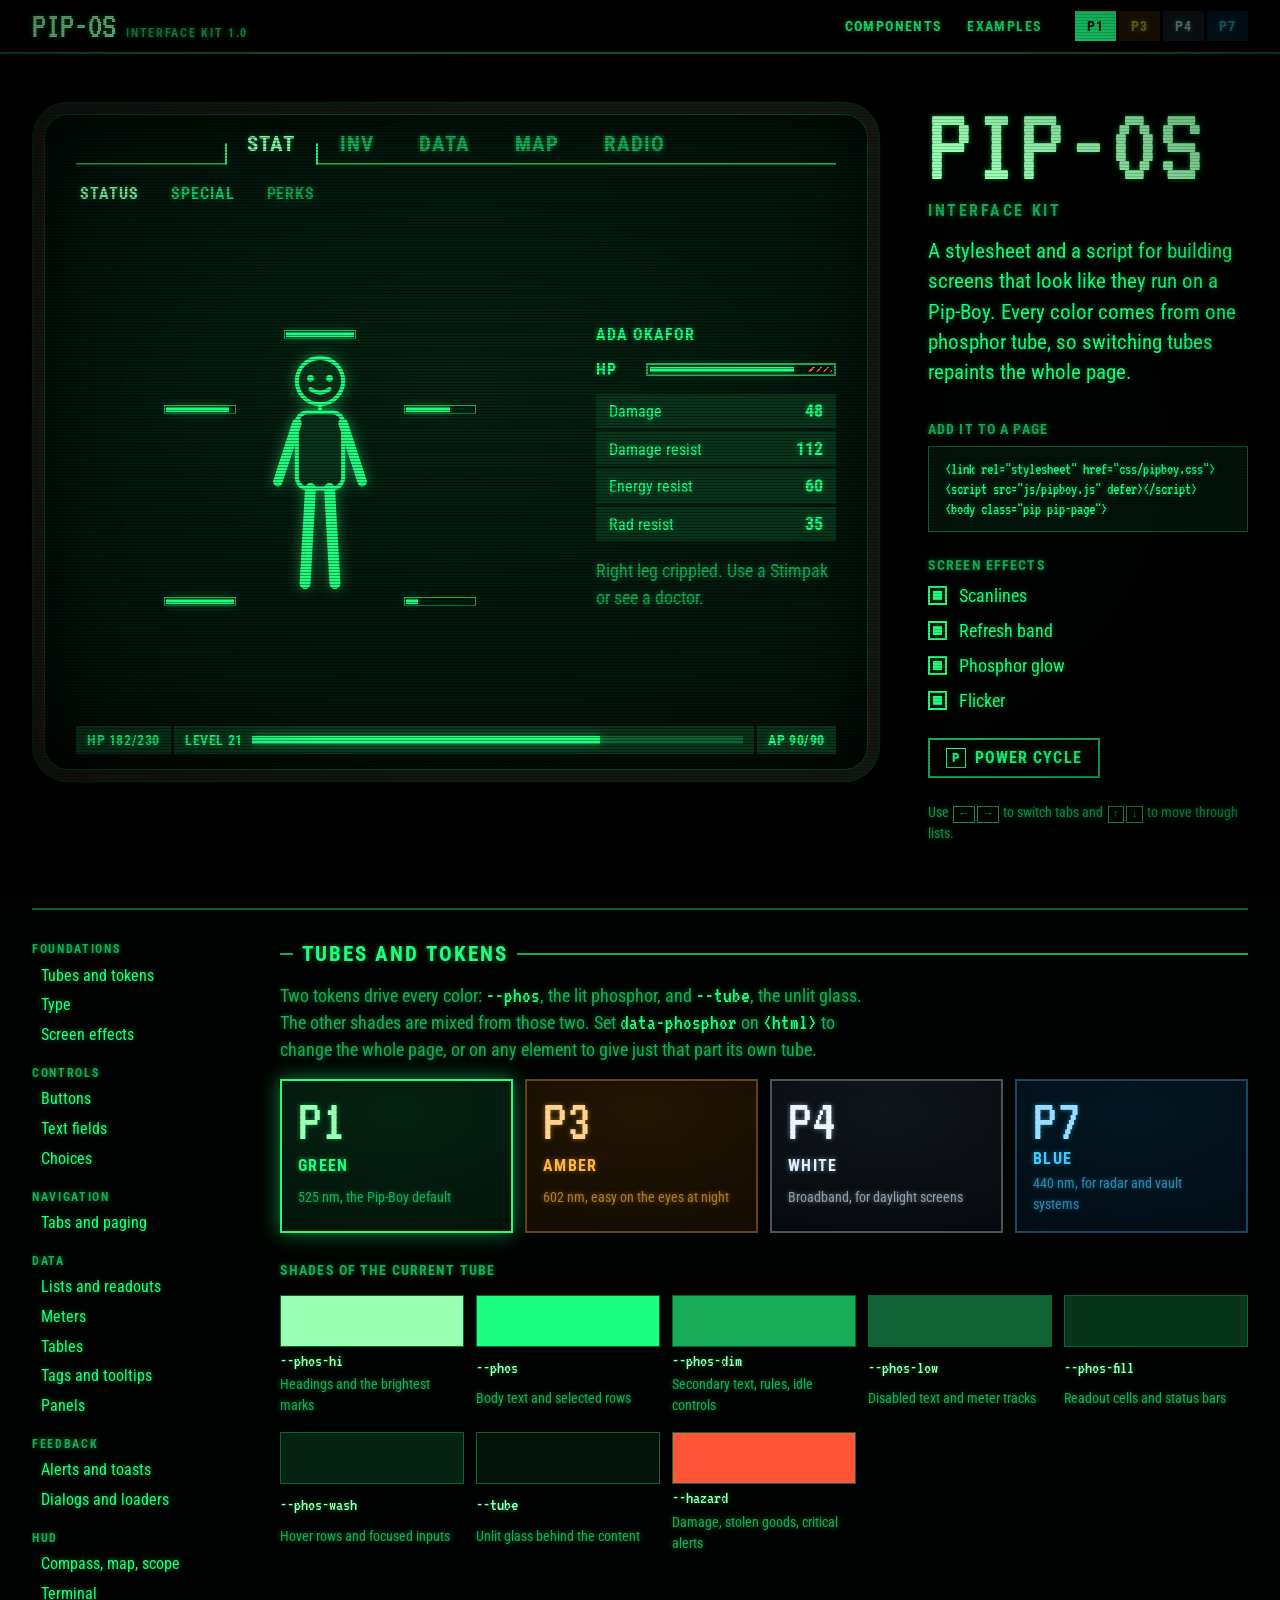
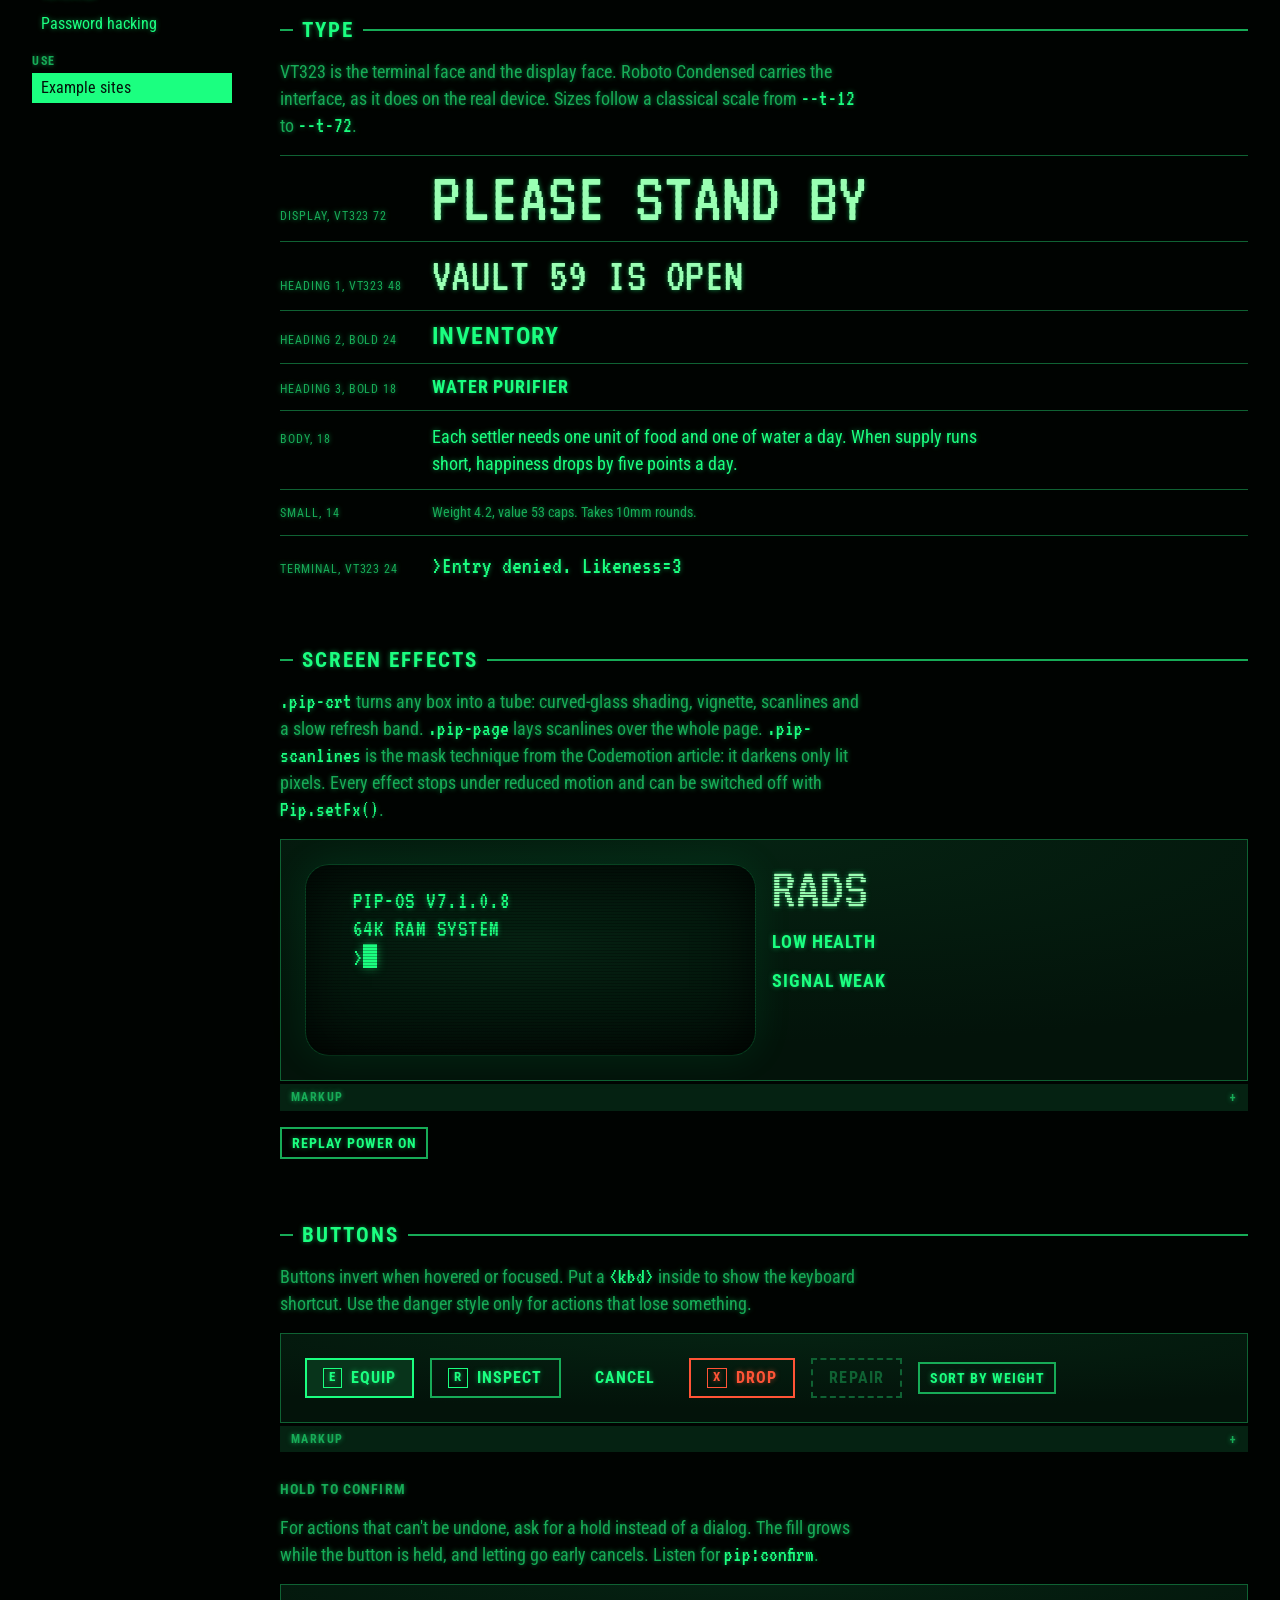
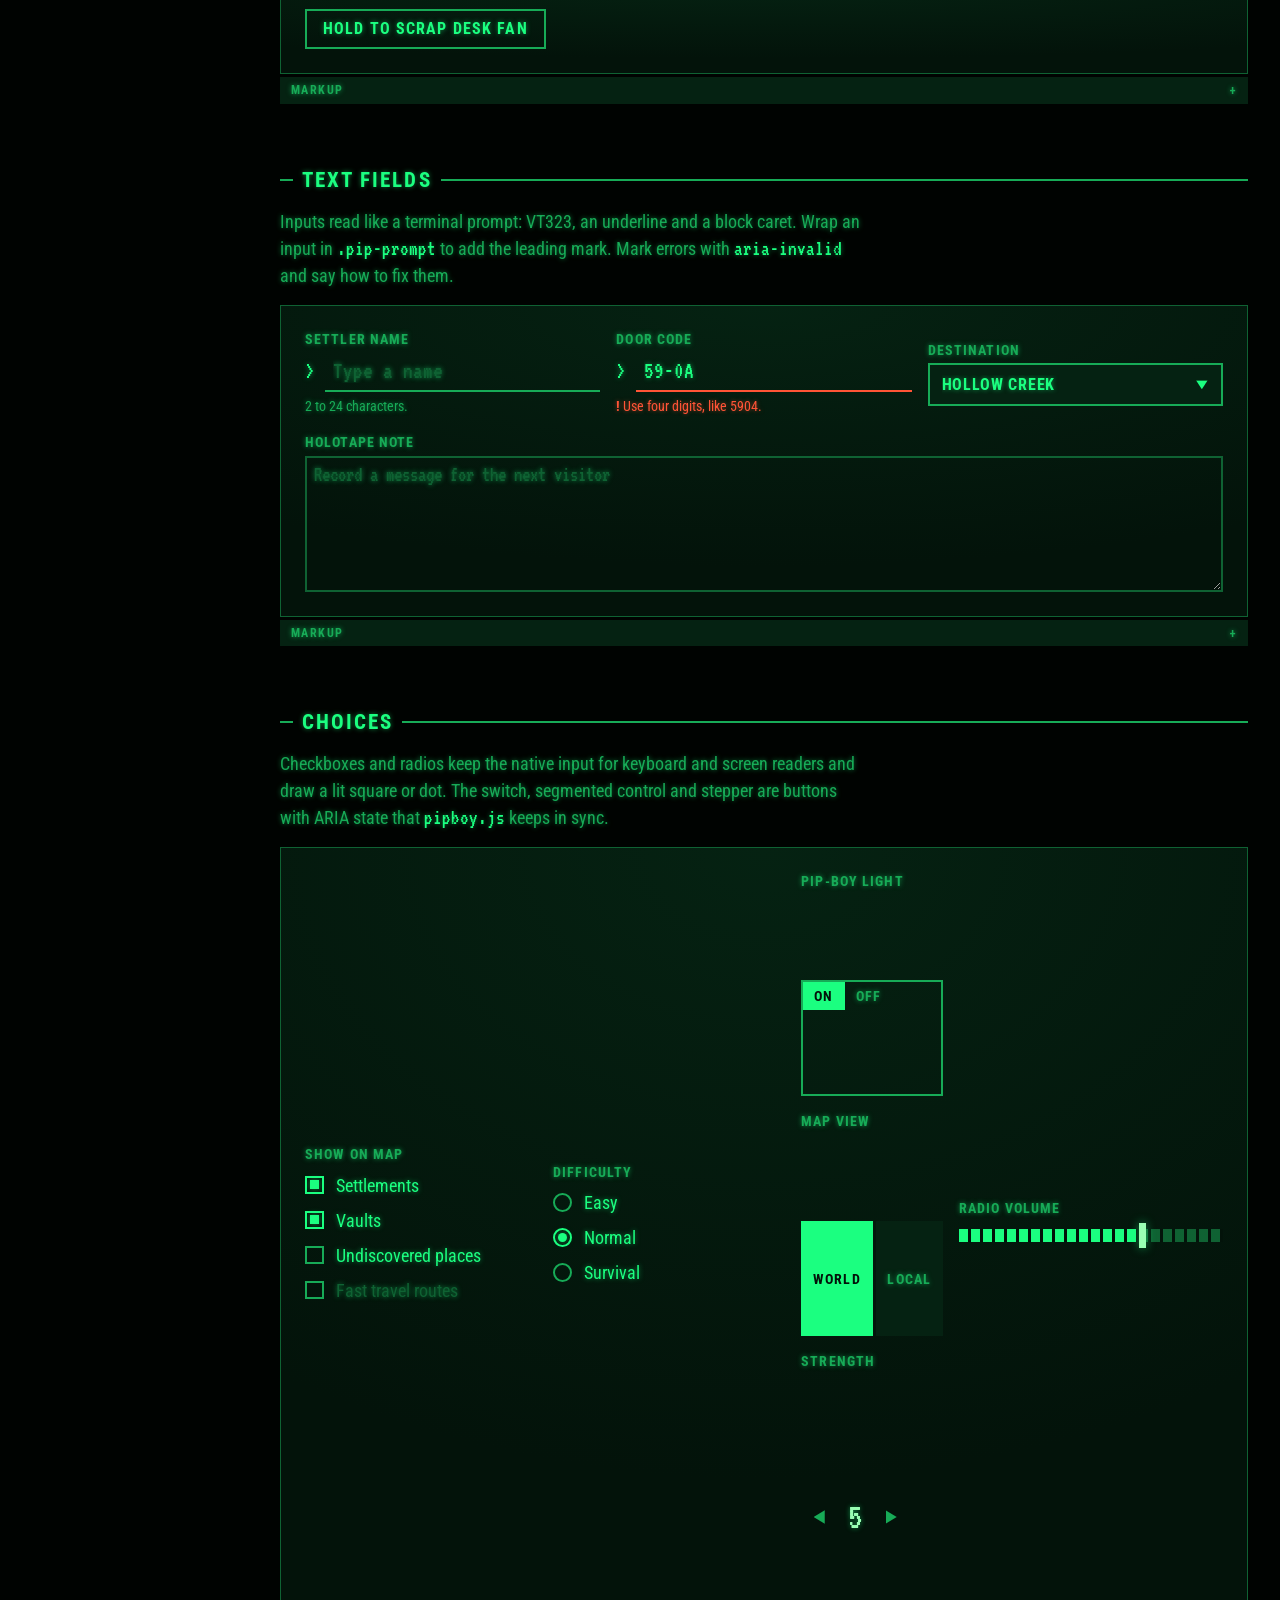
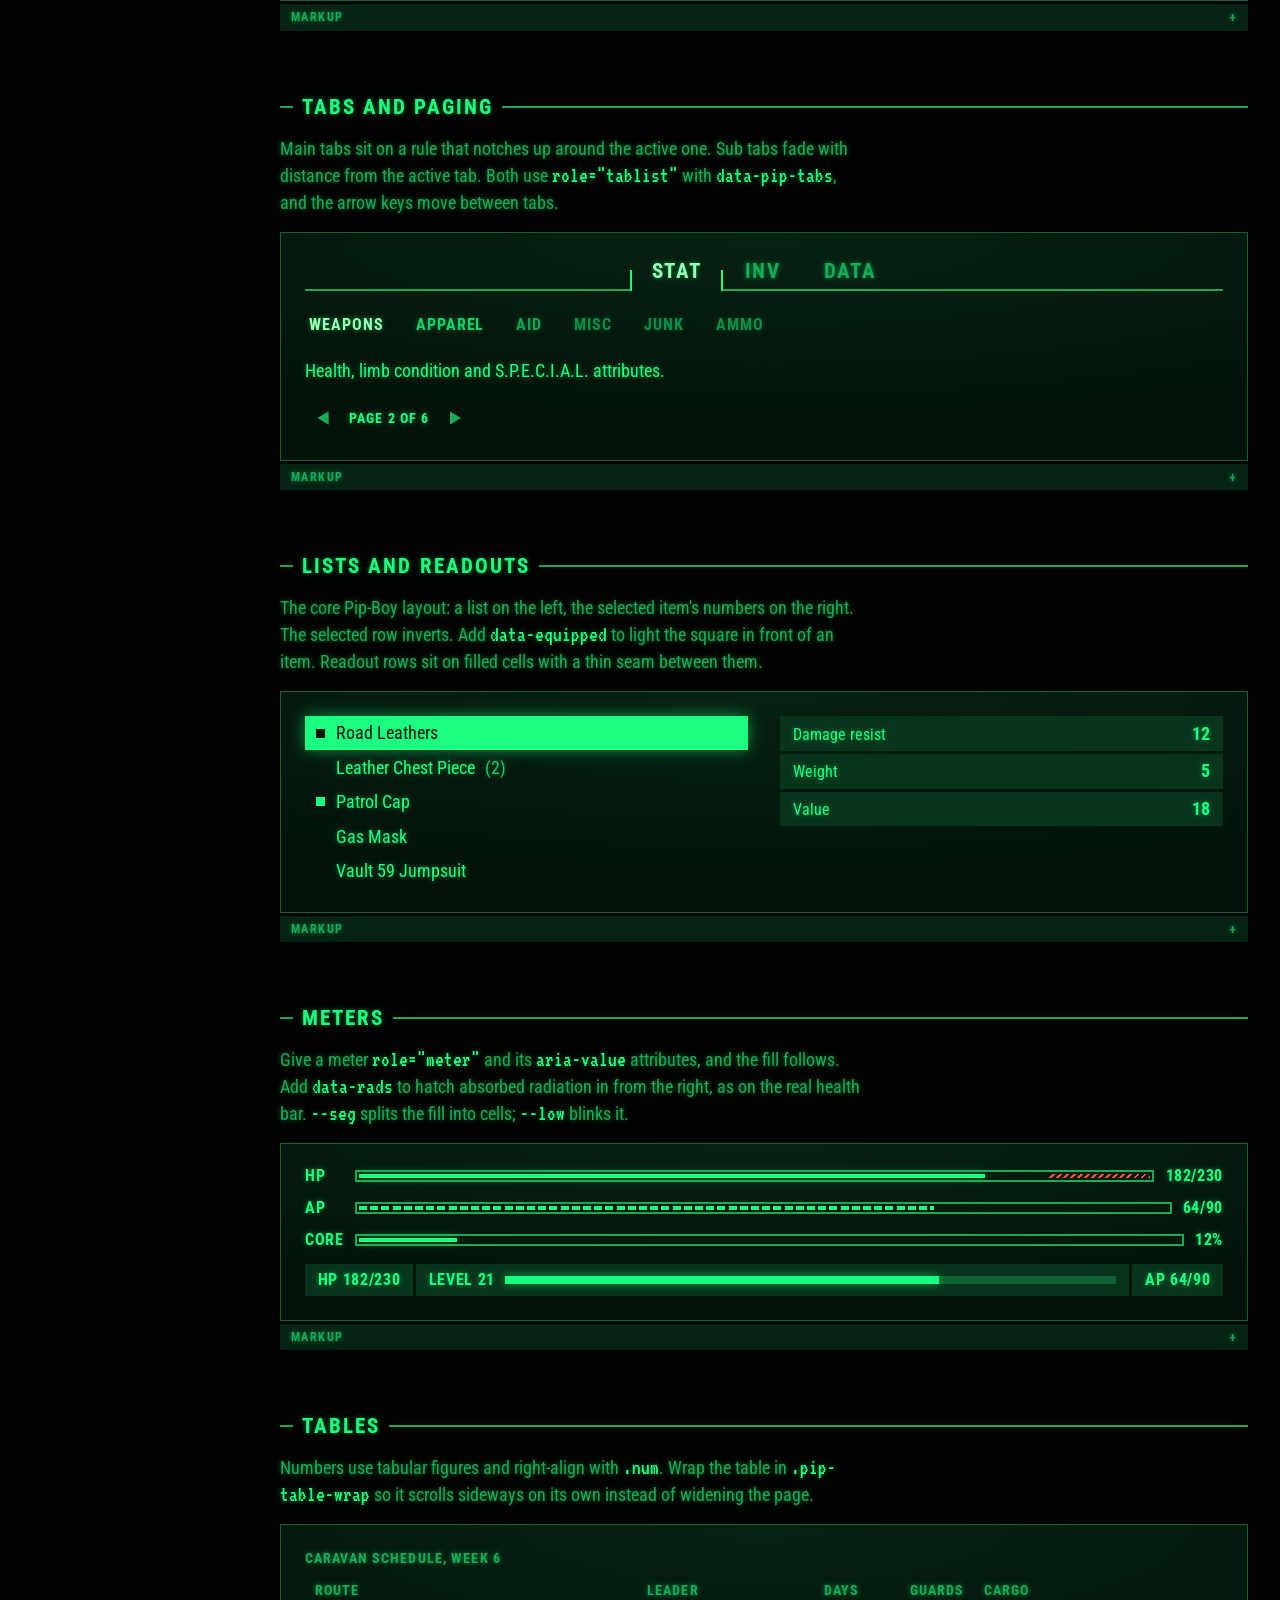
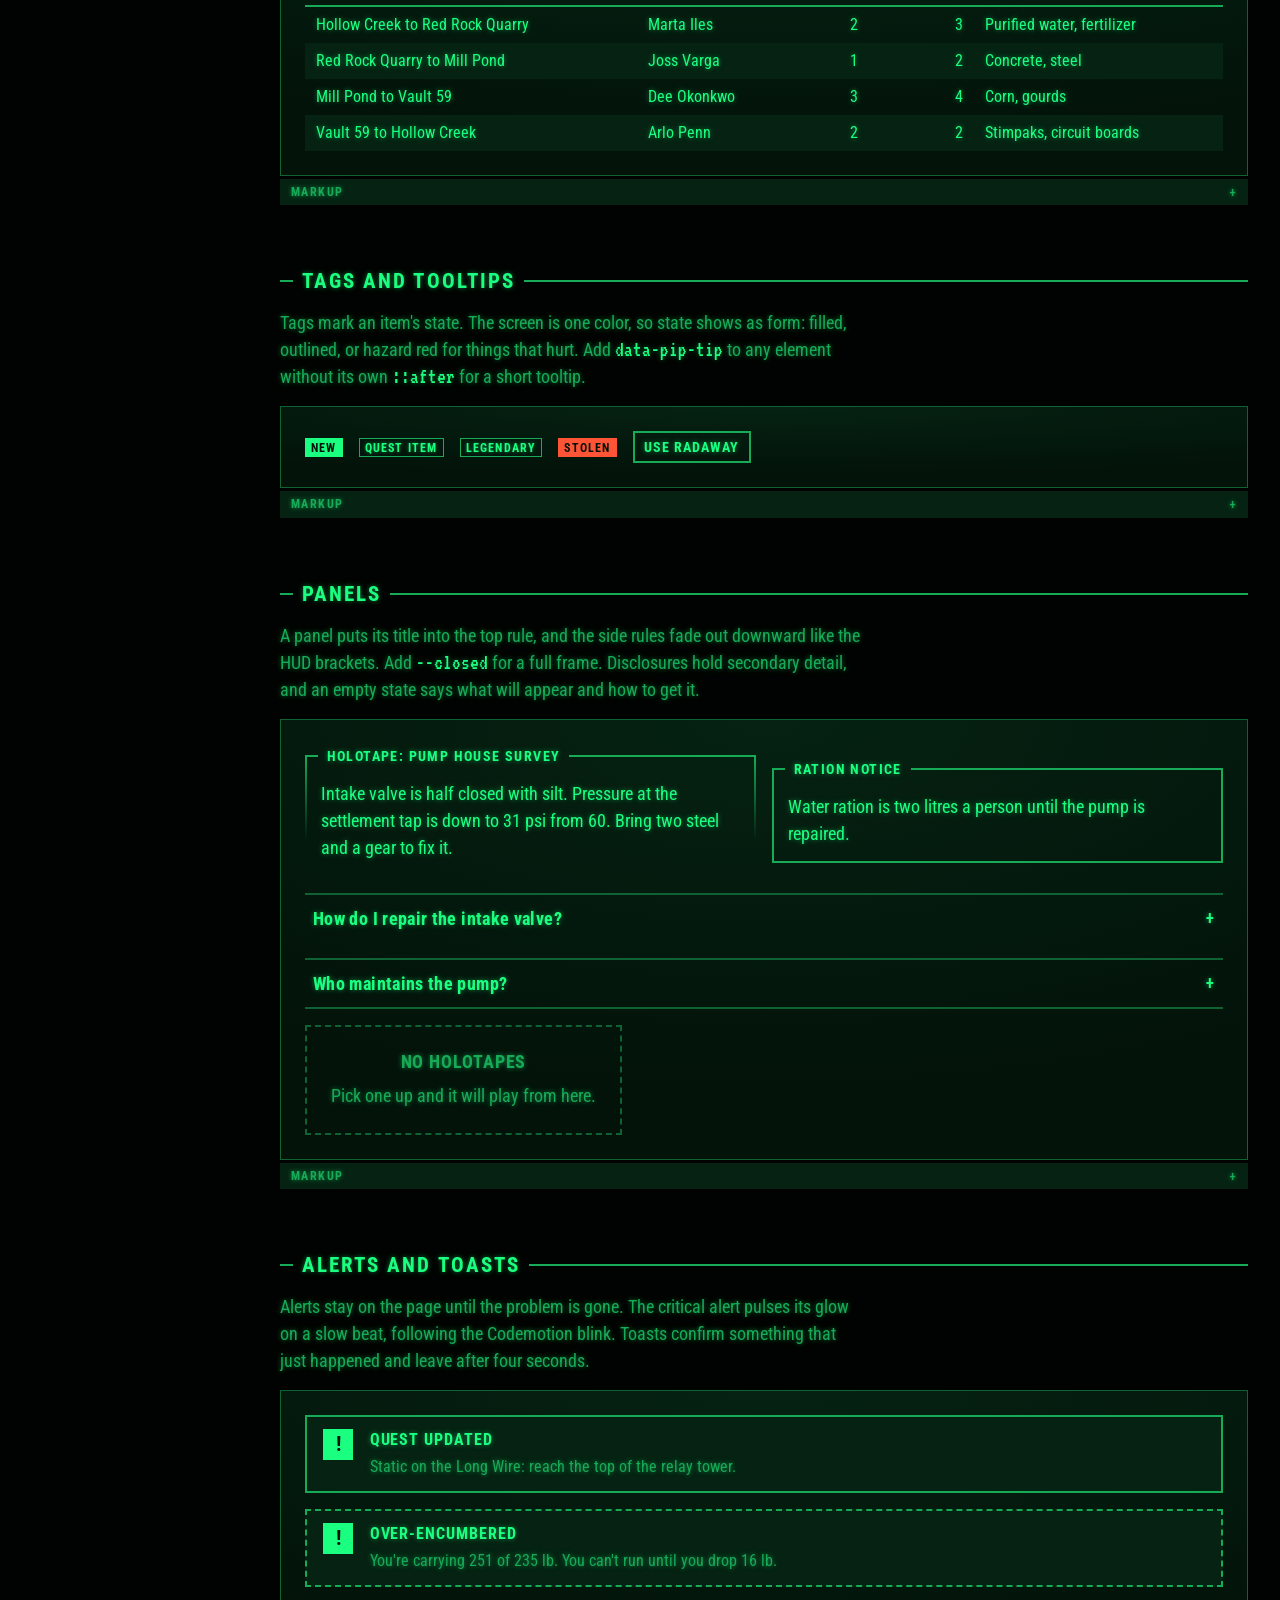
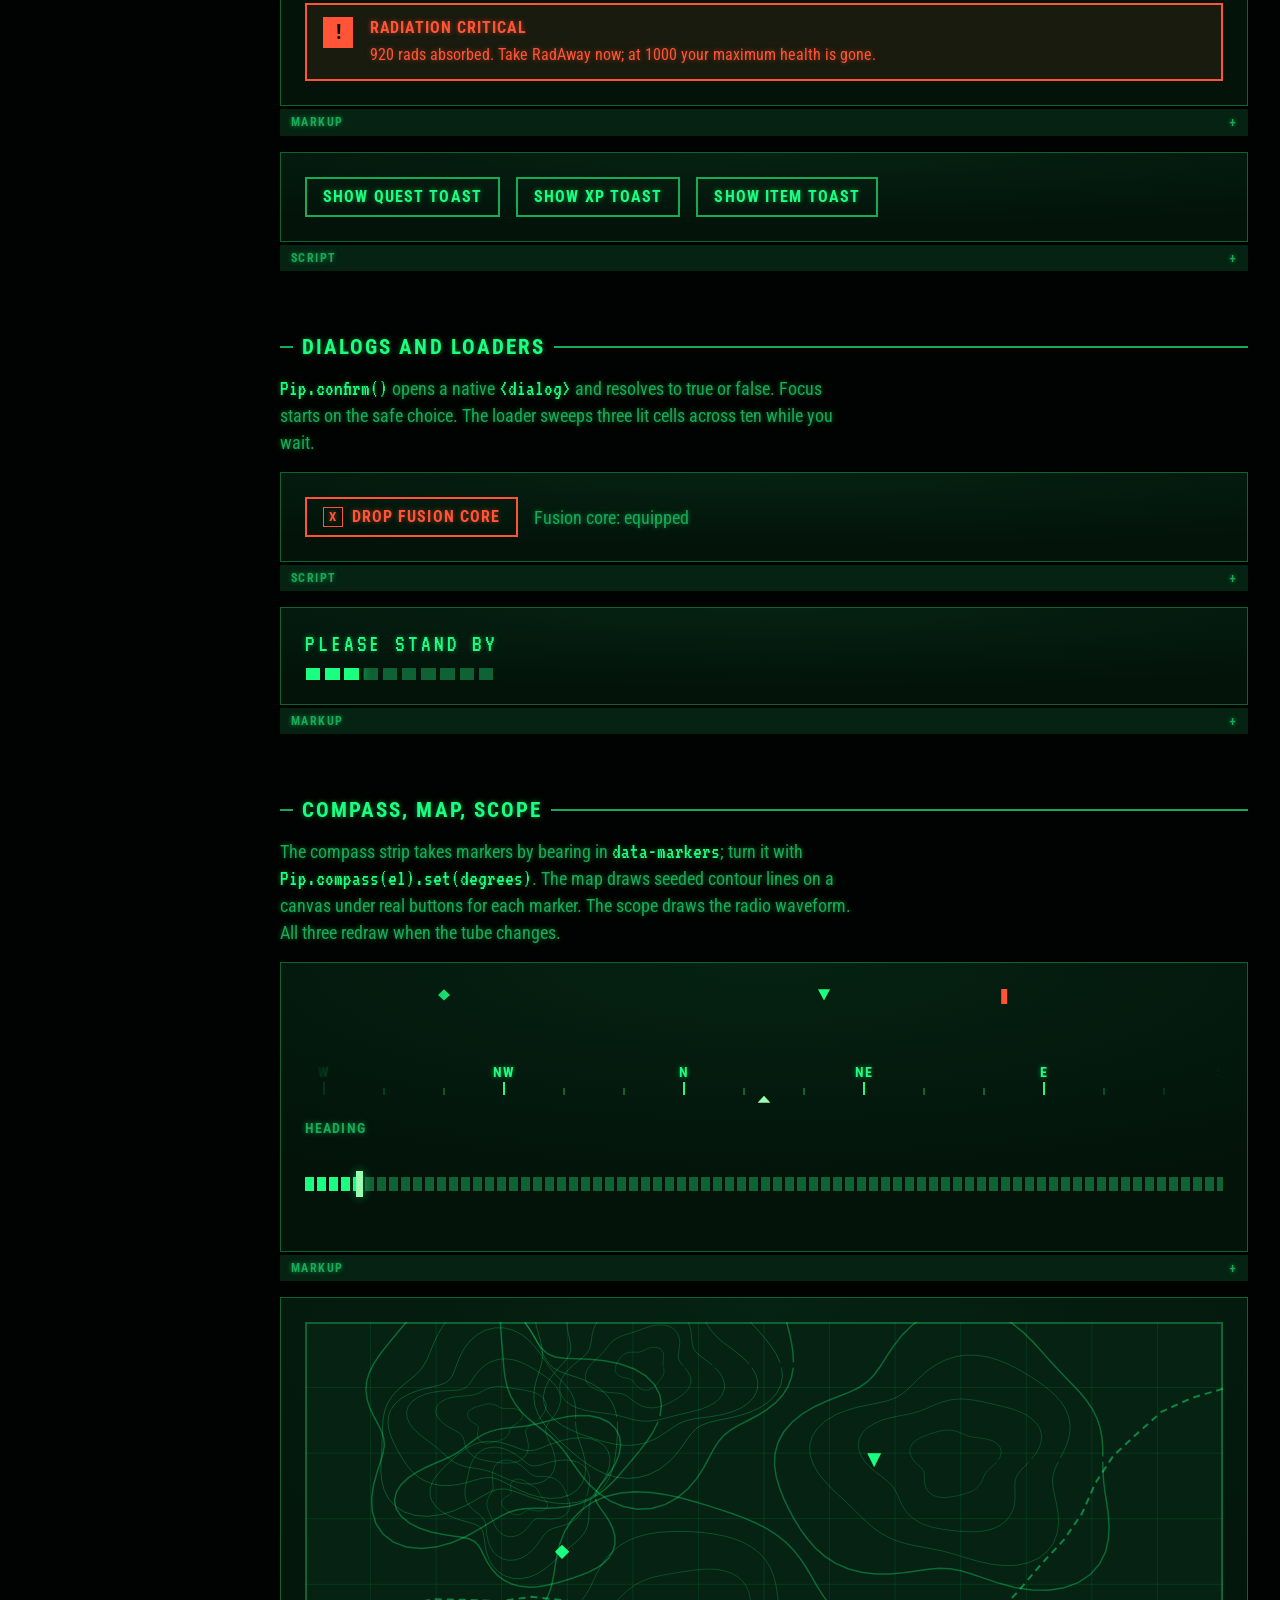
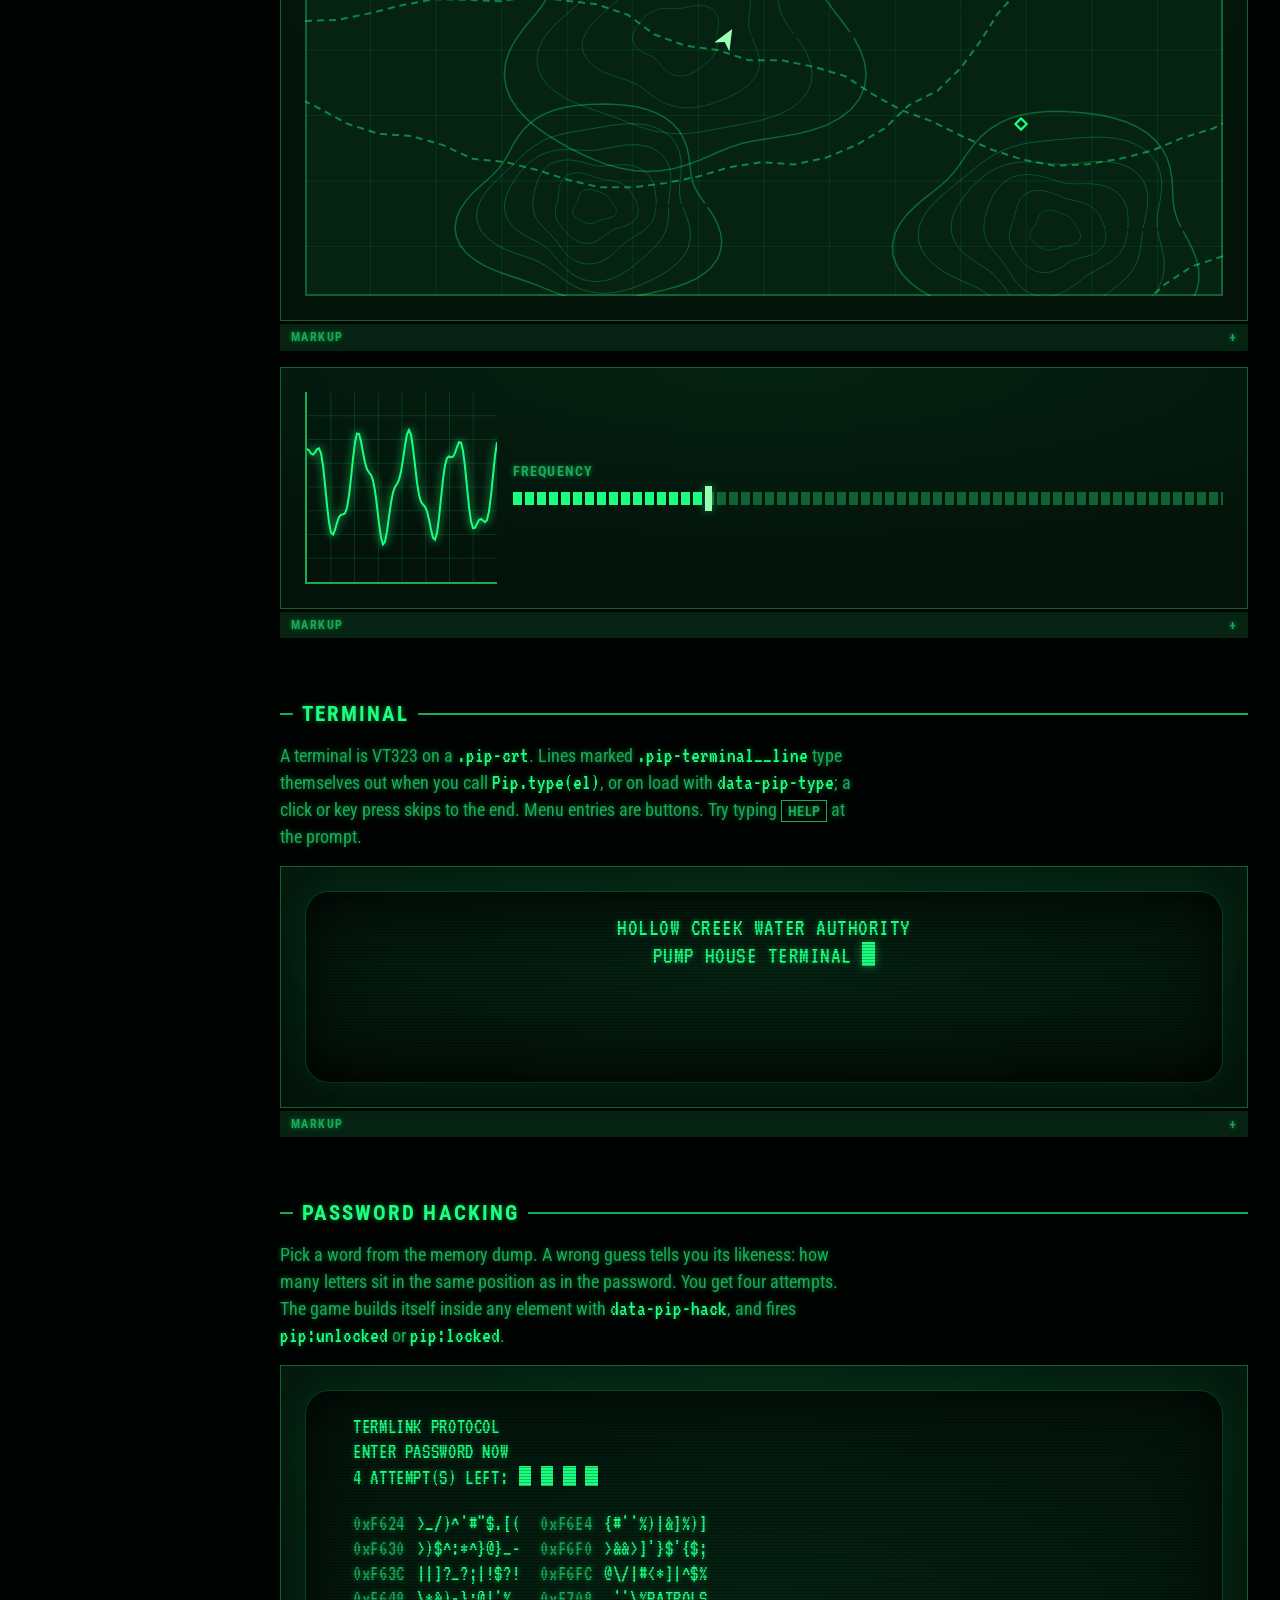
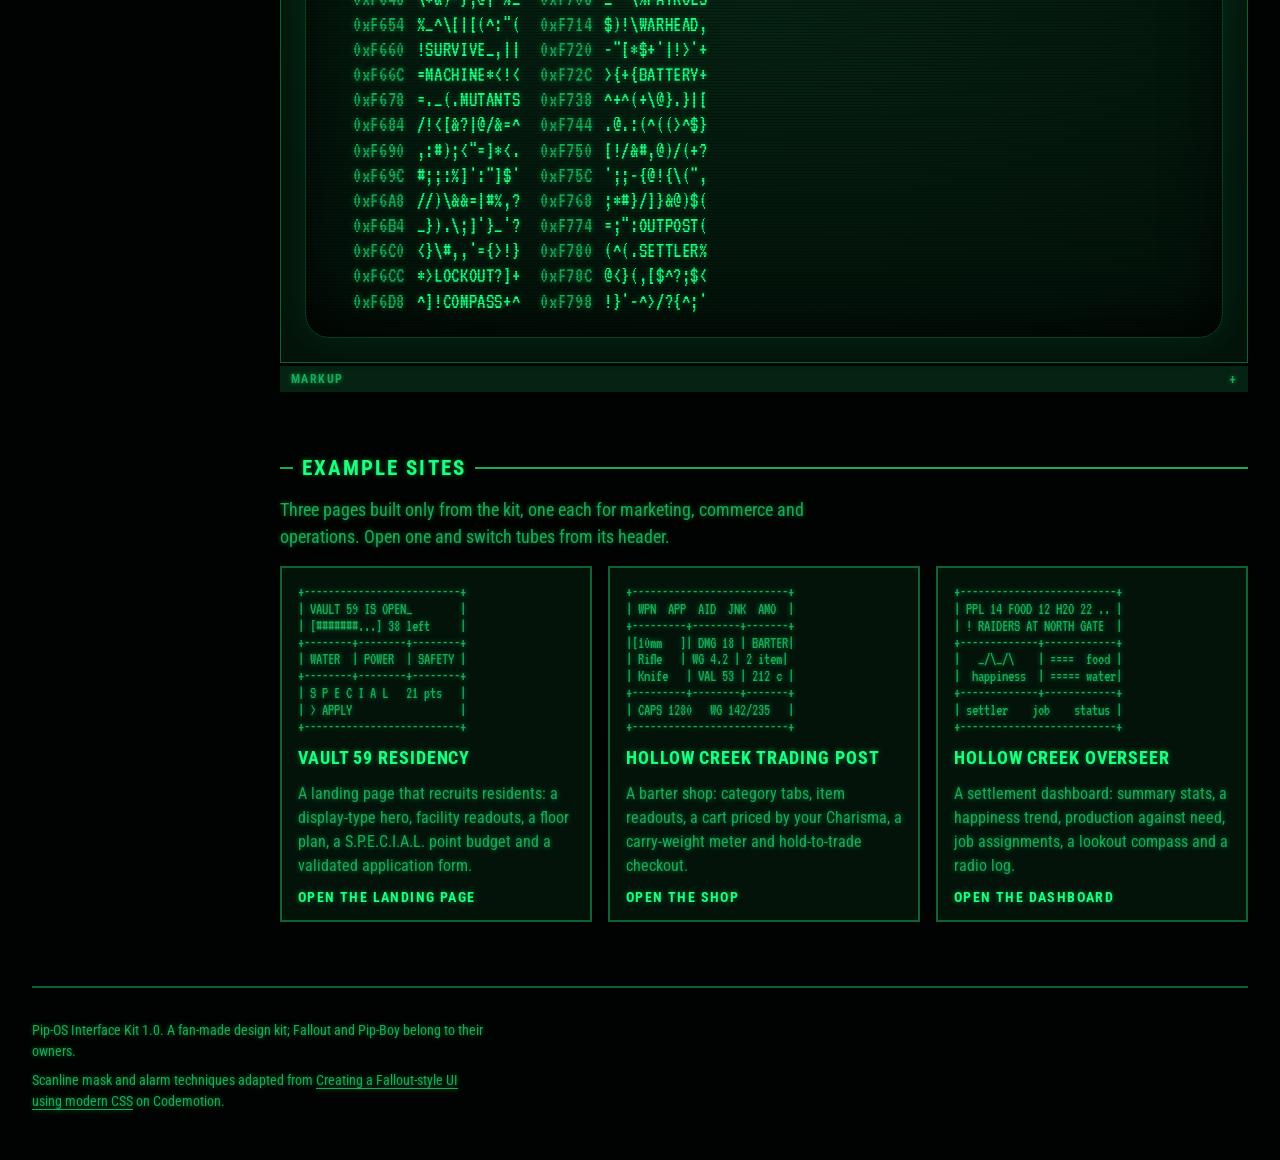
<file: index.html>
<!doctype html>
<html lang="en" data-phosphor="p1">
<head>
<meta charset="utf-8">
<meta name="viewport" content="width=device-width, initial-scale=1, viewport-fit=cover">
<title>Pip-OS Interface Kit</title>
<meta name="description" content="A phosphor-tube component library for building Pip-Boy style interfaces.">
<link rel="stylesheet" href="css/pipboy.css">
<style>
  /* Docs page only. Layout: sticky header; hero = live device left, intro right;
     docs = sticky index left, component sections right. Every color is a kit token. */
  html { scroll-padding-top: 5.5rem; }
  @media (prefers-reduced-motion: no-preference) { html { scroll-behavior: smooth; } }

  .kit-skip { position: absolute; top: -5rem; left: 1rem; z-index: 200; }
  .kit-skip:focus { top: 1rem; }

  /* Header */
  .kit-top {
    position: sticky;
    top: env(safe-area-inset-top, 0px);
    z-index: 60;
    border-bottom: var(--line) solid var(--phos-low);
    background: color-mix(in srgb, var(--void) 90%, transparent);
    backdrop-filter: blur(6px);
  }
  .kit-top__inner { display: flex; flex-wrap: wrap; align-items: center; gap: var(--s-3) var(--s-5); padding-block: var(--s-2); }
  .kit-brand { display: flex; align-items: baseline; gap: .65rem; text-decoration: none; }
  .kit-brand:hover { background: none; color: inherit; text-shadow: inherit; }
  .kit-brand__mark { font: 400 var(--t-36)/1 var(--font-term); color: var(--phos-hi); }
  .kit-brand__name { font: 700 var(--t-12)/1 var(--font-ui); letter-spacing: .14em; text-transform: uppercase; color: var(--phos-dim); }
  .kit-top__nav { display: flex; gap: var(--s-2); margin-left: auto; font: 700 var(--t-14)/1 var(--font-ui); letter-spacing: .1em; text-transform: uppercase; }
  .kit-top__nav a { padding: .5em .6em; text-decoration: none; }
  @media (max-width: 44rem) { .kit-top__nav { display: none; } .kit-top .pip-segmented { margin-left: auto; } }
  @media (max-width: 30rem) { .kit-brand__name { display: none; } }
  body { background: var(--void); }

  /* Hero */
  .kit-hero {
    display: grid;
    grid-template-columns: minmax(0, 1fr) minmax(15rem, 20rem);
    grid-template-areas: "device intro" "device setup";
    align-items: start;
    gap: var(--s-6) var(--s-7);
    padding-block: var(--s-7) var(--s-8);
  }
  .kit-hero__intro { grid-area: intro; display: grid; gap: var(--s-4); min-width: 0; }
  .kit-hero__device { grid-area: device; min-width: 0; }
  .kit-hero__setup { grid-area: setup; display: grid; gap: var(--s-5); min-width: 0; }
  @media (max-width: 62rem) {
    .kit-hero { grid-template-columns: minmax(0, 1fr); grid-template-areas: "intro" "device" "setup"; padding-block: var(--s-6); }
  }
  .kit-title { margin: 0; font: 400 clamp(4.5rem, 10vw, 7rem)/.78 var(--font-term); color: var(--phos-hi); }
  .kit-title span { display: block; margin-top: .7rem; font: 700 var(--t-16)/1.2 var(--font-ui); letter-spacing: .16em; color: var(--phos-dim); }
  .kit-snippet { padding: var(--s-3) var(--s-4); border: 1px solid var(--phos-low); background: var(--tube); font-size: var(--t-16); }
  .kit-keys { font-size: var(--t-14); color: var(--phos-dim); }
  .kit-keys kbd { margin-inline: .1em; }

  /* The live device */
  .kit-device { height: clamp(34rem, 76vh, 41rem); margin: .75rem; }
  .kit-boot { position: absolute; inset: 0; z-index: 5; overflow: hidden; }
  .kit-boot .pip-terminal { padding-top: var(--s-6); font-size: clamp(var(--t-18), 2.4vw, var(--t-24)); }
  .kit-pipboy .pip-tabs > [role="tab"] { font-size: clamp(var(--t-16), 2vw, var(--t-21)); }
  .kit-pipboy .pip-bar__cell { font-size: var(--t-14); }
  .kit-fill { height: 100%; }
  .kit-status { display: grid; grid-template-columns: minmax(0, 1fr) minmax(0, 15rem); align-items: center; gap: var(--s-5) var(--s-6); min-height: 100%; }
  .kit-status__side { display: grid; gap: var(--s-4); min-width: 0; }
  .kit-status__name { font: 700 var(--t-16)/1.3 var(--font-ui); letter-spacing: .06em; text-transform: uppercase; }
  .kit-detail { display: grid; align-content: start; gap: var(--s-3); min-width: 0; }
  .kit-detail p { color: var(--phos-dim); }
  .kit-detail__big { font: 400 var(--t-72)/.8 var(--font-term); color: var(--phos-hi); }
  .kit-rank { display: inline-flex; gap: 4px; }
  .kit-rank i { width: .6em; height: .6em; border: var(--line) solid currentColor; }
  .kit-rank i.on { background: currentColor; }
  .kit-objectives { display: grid; gap: var(--s-2); margin: 0; padding: 0; list-style: none; }
  .kit-objectives li { display: flex; align-items: baseline; gap: .65em; }
  .kit-objectives li::before { content: ""; flex: none; width: .65em; height: .65em; border: var(--line) solid currentColor; translate: 0 .05em; }
  .kit-objectives li.done { color: var(--phos-dim); }
  .kit-objectives li.done::before { background: currentColor; }
  .kit-pipboy .pip-map { height: 100%; min-height: 15rem; aspect-ratio: auto; }
  .kit-radio__scope { display: grid; justify-items: center; align-content: start; gap: var(--s-3); }
  .kit-radio__scope .pip-scope { width: min(100%, 17rem); }
  .kit-bar-range { width: 7rem; --gap-c: var(--phos-fill); }
  @media (max-width: 40rem) {
    .kit-device { height: auto; min-height: 36rem; --tube-radius: 1rem; margin: .6rem .5rem; }
    .kit-status { grid-template-columns: minmax(0, 1fr); }
    .kit-pipboy .pip-map { height: auto; aspect-ratio: 4 / 3; }
  }

  /* Docs */
  .kit-docs { display: grid; grid-template-columns: 12.5rem minmax(0, 1fr); gap: var(--s-7); padding-block: var(--s-6) var(--s-8); border-top: var(--line) solid var(--phos-low); }
  .kit-index { position: sticky; top: calc(env(safe-area-inset-top, 0px) + 5rem); align-self: start; display: grid; gap: var(--s-4); max-height: calc(100vh - 6rem); overflow: auto; scrollbar-width: thin; }
  .kit-index h2 { margin-bottom: var(--s-1); font: 700 var(--t-12)/1.2 var(--font-ui); letter-spacing: .14em; color: var(--phos-dim); }
  .kit-index ul { display: grid; margin: 0; padding: 0; list-style: none; }
  .kit-index a { display: block; padding: .18em .55em; font-size: var(--t-16); text-decoration: none; }
  .kit-index a[aria-current="true"] { background: var(--phos); color: var(--tube); text-shadow: none; }
  @media (max-width: 56rem) {
    .kit-docs { grid-template-columns: minmax(0, 1fr); gap: var(--s-6); }
    .kit-index { position: static; max-height: none; grid-template-columns: repeat(auto-fill, minmax(10rem, 1fr)); }
  }
  .kit-sections { display: flex; flex-direction: column; gap: var(--s-8); min-width: 0; }
  .kit-intro { display: grid; gap: var(--s-3); }
  .kit-section { display: grid; grid-template-columns: minmax(0, 1fr); gap: var(--s-4); }
  .kit-section > .pip-panel__title { margin-inline: 0; }
  .kit-section > .pip-panel__title { margin-bottom: 0; font-size: var(--t-21); }
  .kit-section__lede { color: var(--phos-dim); }
  .kit-section__lede code { color: var(--phos); }
  .kit-section h3.kit-sub { margin-top: var(--s-3); }

  .kit-demo {
    display: flex;
    flex-wrap: wrap;
    align-items: center;
    gap: var(--s-4);
    padding: var(--s-5);
    border: 1px solid var(--phos-low);
    background: radial-gradient(130% 120% at 50% 0%, var(--phos-wash), var(--tube) 70%);
  }
  .kit-demo--stack { flex-direction: column; flex-wrap: nowrap; align-items: stretch; }
  .kit-demo--stack > * { flex: none; }
  .kit-demo--grid { display: grid; grid-template-columns: repeat(auto-fit, minmax(min(100%, 15rem), 1fr)); align-items: start; }
  .kit-demo > .pip-split,
  .kit-demo > .pip-table-wrap,
  .kit-demo > .pip-crt,
  .kit-demo > .pip-map,
  .kit-demo > .pip-compass { flex: 1 1 100%; }
  .kit-demo > .pip-crt { min-height: 12rem; }
  .kit-demo .pip-field { flex: 1 1 14rem; }
  .kit-demo .pip-fieldset { flex: 1 1 12rem; }
  .kit-demo .pip-alert { flex: 1 1 100%; }
  .kit-demo > .pip-panel { flex: 1 1 18rem; }
  .kit-demo > .pip-disclosure { flex: 1 1 100%; }

  .kit-code { margin-top: calc(-1 * var(--s-4) + var(--gap)); }
  .kit-code > summary {
    display: flex;
    justify-content: space-between;
    padding: .5em .9em;
    background: var(--phos-wash);
    font: 700 var(--t-12)/1.2 var(--font-ui);
    letter-spacing: .12em;
    text-transform: uppercase;
    color: var(--phos-dim);
    list-style: none;
    cursor: pointer;
  }
  .kit-code > summary::-webkit-details-marker { display: none; }
  .kit-code > summary::after { content: "+"; font: 400 var(--t-18)/.8 var(--font-term); }
  .kit-code[open] > summary::after { content: "-"; }
  .kit-code > summary:hover { color: var(--phos); }
  .kit-code__body { position: relative; border: 1px solid var(--phos-low); border-top: 0; background: var(--void); }
  .kit-code__body pre { max-height: 26rem; padding: var(--s-4); font-size: var(--t-18); line-height: 1.2; }
  .kit-code__body .kit-copy { position: absolute; top: var(--s-2); right: var(--s-3); }
  .tok-tag { color: var(--phos-hi); }
  .tok-attr { color: var(--phos-dim); }

  /* Tokens */
  .kit-tubes { display: grid; grid-template-columns: repeat(auto-fit, minmax(min(100%, 10.5rem), 1fr)); gap: var(--s-3); }
  .kit-tube {
    display: grid;
    justify-items: start;
    gap: var(--s-1);
    padding: var(--s-4);
    border: var(--line) solid var(--phos-low);
    background: radial-gradient(120% 100% at 50% 20%, var(--phos-wash), var(--tube));
    font: inherit;
    text-align: left;
    cursor: pointer;
  }
  .kit-tube:hover { border-color: var(--phos-dim); }
  .kit-tube[aria-pressed="true"] { border-color: var(--phos); box-shadow: 0 0 1.2rem var(--glow-c); }
  .kit-tube__id { font: 400 var(--t-60)/.8 var(--font-term); color: var(--phos-hi); }
  .kit-tube__name { font: 700 var(--t-16)/1.2 var(--font-ui); letter-spacing: .08em; text-transform: uppercase; }
  .kit-tube__meta { font-size: var(--t-14); color: var(--phos-dim); }
  .kit-swatches { display: grid; grid-template-columns: repeat(auto-fill, minmax(min(100%, 9.5rem), 1fr)); gap: var(--s-4) var(--s-3); }
  .kit-swatch { display: grid; gap: .3rem; font-size: var(--t-14); }
  .kit-swatch__chip { height: 3.25rem; background: var(--c); box-shadow: inset 0 0 0 1px var(--phos-low); }
  .kit-swatch code { font-size: var(--t-18); color: var(--phos-hi); }
  .kit-swatch span { color: var(--phos-dim); }
  .kit-type { display: grid; gap: var(--s-3); }
  .kit-type__row { display: grid; grid-template-columns: 8.5rem minmax(0, 1fr); align-items: baseline; gap: var(--s-4); padding-top: var(--s-3); border-top: 1px solid var(--phos-low); }
  .kit-type__meta { font-size: var(--t-12); letter-spacing: .08em; text-transform: uppercase; color: var(--phos-dim); }
  @media (max-width: 36rem) { .kit-type__row { grid-template-columns: minmax(0, 1fr); gap: var(--s-1); } }

  /* Examples */
  .kit-examples { display: grid; grid-template-columns: repeat(auto-fit, minmax(min(100%, 16rem), 1fr)); gap: var(--s-4); }
  .kit-example { display: grid; align-content: start; gap: var(--s-3); padding: var(--s-4); border: var(--line) solid var(--phos-low); background: var(--tube); text-decoration: none; }
  .kit-example:hover { border-color: var(--phos); background: var(--phos-wash); color: var(--phos); text-shadow: var(--glow); box-shadow: 0 0 1.4rem var(--glow-c); }
  .kit-example pre { font-size: var(--t-16); line-height: 1.05; color: var(--phos-dim); overflow: hidden; }
  .kit-example p { font-size: var(--t-16); color: var(--phos-dim); }
  .kit-example__go { font: 700 var(--t-14)/1 var(--font-ui); letter-spacing: .1em; text-transform: uppercase; }

  .kit-foot { padding-block: var(--s-6) var(--s-7); border-top: var(--line) solid var(--phos-low); font-size: var(--t-14); color: var(--phos-dim); }
  .kit-foot p + p { margin-top: var(--s-2); }
</style>
</head>
<body class="pip pip-page">
<a class="pip-btn kit-skip" href="#components">Skip to components</a>

<header class="kit-top">
  <div class="pip-container kit-top__inner">
    <a class="kit-brand" href="#top"><span class="kit-brand__mark">PIP-OS</span><span class="kit-brand__name">Interface kit 1.0</span></a>
    <nav class="kit-top__nav" aria-label="Page">
      <a href="#components">Components</a>
      <a href="#examples">Examples</a>
    </nav>
    <div class="pip-segmented" role="radiogroup" aria-label="Screen tube" data-pip-phosphor-switch>
      <button type="button" role="radio" value="p1" data-phosphor="p1">P1</button>
      <button type="button" role="radio" value="p3" data-phosphor="p3">P3</button>
      <button type="button" role="radio" value="p4" data-phosphor="p4">P4</button>
      <button type="button" role="radio" value="p7" data-phosphor="p7">P7</button>
    </div>
  </div>
</header>

<main id="top">

<!-- HERO: a working Pip-Boy ===================================================== -->
<section class="pip-container kit-hero" aria-labelledby="kit-title">
  <div class="kit-hero__intro">
    <h1 class="kit-title" id="kit-title">Pip-OS<span>Interface kit</span></h1>
    <p class="pip-lede">A stylesheet and a script for building screens that look like they run on a Pip-Boy. Every color comes from one phosphor tube, so switching tubes repaints the whole page.</p>
  </div>

  <div class="kit-hero__device">
    <div class="pip-crt pip-crt--bezel pip-flicker kit-device" id="device" aria-label="Live Pip-Boy demo" role="region">
      <div class="pip-screen kit-pipboy" id="pipboy">
        <div class="pip-tabs" role="tablist" aria-label="Pip-Boy" data-pip-tabs>
          <button type="button" role="tab" id="t-stat" aria-controls="p-stat" aria-selected="true">Stat</button>
          <button type="button" role="tab" id="t-inv" aria-controls="p-inv">Inv</button>
          <button type="button" role="tab" id="t-data" aria-controls="p-data">Data</button>
          <button type="button" role="tab" id="t-map" aria-controls="p-map">Map</button>
          <button type="button" role="tab" id="t-radio" aria-controls="p-radio">Radio</button>
        </div>

        <!-- STAT -->
        <section class="pip-screen__panel" role="tabpanel" id="p-stat" aria-labelledby="t-stat">
          <div class="pip-subtabs" role="tablist" aria-label="Stat" data-pip-tabs>
            <button type="button" role="tab" id="t-status" aria-controls="p-status" aria-selected="true">Status</button>
            <button type="button" role="tab" id="t-special" aria-controls="p-special">Special</button>
            <button type="button" role="tab" id="t-perks" aria-controls="p-perks">Perks</button>
          </div>
          <div class="pip-screen__body">
            <div class="kit-status" role="tabpanel" id="p-status" aria-labelledby="t-status">
              <div class="pip-condition">
                <svg class="pip-condition__figure" viewBox="0 0 100 190" aria-hidden="true" fill="none" stroke="currentColor" stroke-width="3" stroke-linecap="round" stroke-linejoin="round">
                  <circle cx="50" cy="25" r="17" style="fill: var(--phos-fill)"/>
                  <path d="M43 23h.01M57 23h.01" stroke-width="5"/>
                  <path d="M43 31q7 5 14 0"/>
                  <path d="M50 42v6"/>
                  <rect x="33" y="48" width="34" height="56" rx="8" style="fill: var(--phos-fill)"/>
                  <path d="M33 56 19 99M67 56l14 43" stroke-width="7"/>
                  <path d="M43 104l-4 70M57 104l4 70" stroke-width="8"/>
                </svg>
                <div class="pip-meter pip-meter--mini" data-limb="head" role="meter" aria-label="Head condition" aria-valuenow="100" aria-valuemin="0" aria-valuemax="100"><span class="pip-meter__track"><span class="pip-meter__fill"></span></span></div>
                <div class="pip-meter pip-meter--mini" data-limb="larm" role="meter" aria-label="Left arm condition" aria-valuenow="92" aria-valuemin="0" aria-valuemax="100"><span class="pip-meter__track"><span class="pip-meter__fill"></span></span></div>
                <div class="pip-meter pip-meter--mini" data-limb="rarm" role="meter" aria-label="Right arm condition" aria-valuenow="64" aria-valuemin="0" aria-valuemax="100"><span class="pip-meter__track"><span class="pip-meter__fill"></span></span></div>
                <div class="pip-meter pip-meter--mini" data-limb="lleg" role="meter" aria-label="Left leg condition" aria-valuenow="100" aria-valuemin="0" aria-valuemax="100"><span class="pip-meter__track"><span class="pip-meter__fill"></span></span></div>
                <div class="pip-meter pip-meter--mini pip-meter--low" data-limb="rleg" role="meter" aria-label="Right leg condition, crippled" aria-valuenow="18" aria-valuemin="0" aria-valuemax="100"><span class="pip-meter__track"><span class="pip-meter__fill"></span></span></div>
              </div>
              <div class="kit-status__side">
                <p class="kit-status__name">Ada Okafor</p>
                <div class="pip-meter" role="meter" aria-label="Health, 30 rads absorbed" aria-valuenow="182" aria-valuemin="0" aria-valuemax="230" data-rads="30">
                  <span class="pip-meter__label">HP</span>
                  <span class="pip-meter__track"><span class="pip-meter__fill"></span><span class="pip-meter__rads"></span></span>
                </div>
                <dl class="pip-readout">
                  <div><dt>Damage</dt><dd>48</dd></div>
                  <div><dt>Damage resist</dt><dd>112</dd></div>
                  <div><dt>Energy resist</dt><dd>60</dd></div>
                  <div><dt>Rad resist</dt><dd>35</dd></div>
                </dl>
                <p class="pip-dim">Right leg crippled. Use a Stimpak or see a doctor.</p>
              </div>
            </div>
            <div class="pip-split kit-fill" role="tabpanel" id="p-special" aria-labelledby="t-special" hidden>
              <ul class="pip-list" role="listbox" aria-label="S.P.E.C.I.A.L." data-pip-list id="special-list"></ul>
              <div class="kit-detail" id="special-detail" aria-live="polite"></div>
            </div>
            <div class="pip-split kit-fill" role="tabpanel" id="p-perks" aria-labelledby="t-perks" hidden>
              <ul class="pip-list" role="listbox" aria-label="Perks" data-pip-list id="perk-list"></ul>
              <div class="kit-detail" id="perk-detail" aria-live="polite"></div>
            </div>
          </div>
          <div class="pip-bar">
            <div class="pip-bar__cell">HP 182/230</div>
            <div class="pip-bar__cell pip-bar__cell--grow">Level 21
              <div class="pip-meter pip-meter--bare" role="meter" aria-label="Experience toward level 22" aria-valuenow="3120" aria-valuemin="0" aria-valuemax="4400"><span class="pip-meter__track"><span class="pip-meter__fill"></span></span></div>
            </div>
            <div class="pip-bar__cell">AP 90/90</div>
          </div>
        </section>

        <!-- INV -->
        <section class="pip-screen__panel" role="tabpanel" id="p-inv" aria-labelledby="t-inv" hidden>
          <div class="pip-subtabs" role="tablist" aria-label="Inventory" data-pip-tabs id="inv-cats">
            <button type="button" role="tab" aria-controls="inv-panel" data-cat="weapons" aria-selected="true">Weapons</button>
            <button type="button" role="tab" aria-controls="inv-panel" data-cat="apparel">Apparel</button>
            <button type="button" role="tab" aria-controls="inv-panel" data-cat="aid">Aid</button>
            <button type="button" role="tab" aria-controls="inv-panel" data-cat="misc">Misc</button>
            <button type="button" role="tab" aria-controls="inv-panel" data-cat="junk">Junk</button>
            <button type="button" role="tab" aria-controls="inv-panel" data-cat="ammo">Ammo</button>
          </div>
          <div class="pip-screen__body">
            <div class="pip-split kit-fill" role="tabpanel" id="inv-panel" aria-label="Items">
              <ul class="pip-list" role="listbox" aria-label="Items in this category" data-pip-list id="inv-list"></ul>
              <div class="kit-detail" id="inv-detail" aria-live="polite"></div>
            </div>
          </div>
          <div class="pip-bar">
            <div class="pip-bar__cell">Wg 142/235</div>
            <div class="pip-bar__cell pip-bar__cell--grow">Caps 1,280</div>
            <div class="pip-bar__cell">Dmg 48</div>
            <div class="pip-bar__cell">DR 112</div>
          </div>
        </section>

        <!-- DATA -->
        <section class="pip-screen__panel" role="tabpanel" id="p-data" aria-labelledby="t-data" hidden>
          <div class="pip-subtabs" role="tablist" aria-label="Data" data-pip-tabs>
            <button type="button" role="tab" id="t-quests" aria-controls="p-quests" aria-selected="true">Quests</button>
            <button type="button" role="tab" id="t-workshops" aria-controls="p-workshops">Workshops</button>
            <button type="button" role="tab" id="t-stats" aria-controls="p-stats">Stats</button>
          </div>
          <div class="pip-screen__body">
            <div class="pip-split kit-fill" role="tabpanel" id="p-quests" aria-labelledby="t-quests">
              <ul class="pip-list" role="listbox" aria-label="Quests" data-pip-list id="quest-list"></ul>
              <div class="kit-detail" id="quest-detail" aria-live="polite"></div>
            </div>
            <div role="tabpanel" id="p-workshops" aria-labelledby="t-workshops" hidden>
              <div class="pip-table-wrap">
                <table class="pip-table">
                  <thead><tr><th scope="col">Settlement</th><th scope="col" class="num">People</th><th scope="col" class="num">Food</th><th scope="col" class="num">Water</th><th scope="col" class="num">Power</th><th scope="col" class="num">Defense</th><th scope="col" class="num">Happy</th></tr></thead>
                  <tbody>
                    <tr><td>Hollow Creek</td><td class="num">14</td><td class="num">12</td><td class="num">22</td><td class="num">40</td><td class="num">85</td><td class="num">72%</td></tr>
                    <tr><td>Red Rock Quarry</td><td class="num">6</td><td class="num">9</td><td class="num">8</td><td class="num">10</td><td class="num">30</td><td class="num">64%</td></tr>
                    <tr><td>Mill Pond</td><td class="num">4</td><td class="num">6</td><td class="num">10</td><td class="num">0</td><td class="num">12</td><td class="num">58%</td></tr>
                    <tr><td>Vault 59 outer yard</td><td class="num">9</td><td class="num">11</td><td class="num">40</td><td class="num">60</td><td class="num">70</td><td class="num">81%</td></tr>
                  </tbody>
                </table>
              </div>
            </div>
            <div role="tabpanel" id="p-stats" aria-labelledby="t-stats" hidden>
              <dl class="pip-readout pip-readout--cols">
                <div><dt>Days passed</dt><dd>41</dd></div>
                <div><dt>Locations discovered</dt><dd>87</dd></div>
                <div><dt>Quests completed</dt><dd>23</dd></div>
                <div><dt>Caps found</dt><dd>6,212</dd></div>
                <div><dt>Stimpaks taken</dt><dd>64</dd></div>
                <div><dt>Locks picked</dt><dd>31</dd></div>
                <div><dt>Terminals hacked</dt><dd>19</dd></div>
                <div><dt>Rads absorbed</dt><dd>4,180</dd></div>
              </dl>
            </div>
          </div>
          <div class="pip-bar">
            <div class="pip-bar__cell" data-clock="date">10.04.2287</div>
            <div class="pip-bar__cell" data-clock="time">12:00</div>
            <div class="pip-bar__cell pip-bar__cell--grow">Hollow Creek</div>
          </div>
        </section>

        <!-- MAP -->
        <section class="pip-screen__panel" role="tabpanel" id="p-map" aria-labelledby="t-map" hidden>
          <div class="pip-subtabs" role="tablist" aria-label="Map" data-pip-tabs>
            <button type="button" role="tab" id="t-world" aria-controls="p-world" aria-selected="true">World map</button>
            <button type="button" role="tab" id="t-local" aria-controls="p-local">Local map</button>
          </div>
          <div class="pip-screen__body">
            <div class="pip-map" role="tabpanel" id="p-world" aria-labelledby="t-world" data-pip-map data-seed="2287">
              <button type="button" class="pip-map__marker" style="--x:44%; --y:52%" data-note="Hollow Creek. Your settlement: 14 people.">
                <span class="pip-sr">Hollow Creek</span></button>
              <span class="pip-map__label" style="--x:44%; --y:52%" aria-hidden="true">Hollow Creek</span>
              <button type="button" class="pip-map__marker" style="--x:71%; --y:30%" data-note="Vault 59. Residency office open dawn to dusk.">
                <span class="pip-sr">Vault 59</span></button>
              <span class="pip-map__label" style="--x:71%; --y:30%" aria-hidden="true">Vault 59</span>
              <button type="button" class="pip-map__marker" data-kind="quest" style="--x:16%; --y:34%" data-note="Relay tower. Active quest: Static on the Long Wire.">
                <span class="pip-sr">Relay tower, quest target</span></button>
              <span class="pip-map__label" style="--x:16%; --y:34%" aria-hidden="true">Relay tower</span>
              <button type="button" class="pip-map__marker" style="--x:30%; --y:78%" data-note="Red Rock Quarry. Allied settlement, supply line active.">
                <span class="pip-sr">Red Rock Quarry</span></button>
              <span class="pip-map__label" style="--x:30%; --y:78%" aria-hidden="true">Red Rock Quarry</span>
              <button type="button" class="pip-map__marker" data-kind="unknown" style="--x:84%; --y:72%" data-note="Unknown signal. Not yet discovered.">
                <span class="pip-sr">Undiscovered location</span></button>
              <span class="pip-map__label" style="--x:84%; --y:72%" aria-hidden="true">Unknown signal</span>
              <span class="pip-map__player" style="--x:47%; --y:56%; --r:-35deg" role="img" aria-label="You are here"></span>
            </div>
            <div class="pip-map" role="tabpanel" id="p-local" aria-labelledby="t-local" data-pip-map data-seed="59" hidden>
              <button type="button" class="pip-map__marker" style="--x:30%; --y:40%" data-note="Water pump. Output 22 units a day.">
                <span class="pip-sr">Water pump</span></button>
              <span class="pip-map__label" style="--x:30%; --y:40%" aria-hidden="true">Water pump</span>
              <button type="button" class="pip-map__marker" style="--x:58%; --y:62%" data-note="Trader stall. Open dawn to dusk, caps only.">
                <span class="pip-sr">Trader stall</span></button>
              <span class="pip-map__label" style="--x:58%; --y:62%" aria-hidden="true">Trader stall</span>
              <button type="button" class="pip-map__marker" data-kind="quest" style="--x:52%; --y:12%" data-note="North gate. Raiders were sighted here this morning.">
                <span class="pip-sr">North gate, quest target</span></button>
              <span class="pip-map__label" style="--x:52%; --y:12%" aria-hidden="true">North gate</span>
              <button type="button" class="pip-map__marker" style="--x:76%; --y:38%" data-note="Farm plots. 4 farmers on 12 plots.">
                <span class="pip-sr">Farm plots</span></button>
              <span class="pip-map__label" style="--x:76%; --y:38%" aria-hidden="true">Farm plots</span>
              <span class="pip-map__player" style="--x:46%; --y:50%; --r:20deg" role="img" aria-label="You are here"></span>
            </div>
          </div>
          <div class="pip-bar">
            <div class="pip-bar__cell" data-clock="date">10.04.2287</div>
            <div class="pip-bar__cell" data-clock="time">12:00</div>
            <div class="pip-bar__cell pip-bar__cell--grow" id="map-note" aria-live="polite">Select a marker to read about it</div>
          </div>
        </section>

        <!-- RADIO -->
        <section class="pip-screen__panel" role="tabpanel" id="p-radio" aria-labelledby="t-radio" hidden>
          <div class="pip-subtabs" role="tablist" aria-label="Radio">
            <button type="button" role="tab" aria-selected="true" tabindex="0">Stations</button>
          </div>
          <div class="pip-screen__body">
            <div class="pip-split">
              <div class="kit-detail">
                <ul class="pip-list" role="listbox" aria-label="Radio stations" data-pip-list id="station-list"></ul>
                <p id="station-note" aria-live="polite"></p>
              </div>
              <div class="kit-radio__scope">
                <div class="pip-scope" data-pip-scope id="scope" data-freq="3"></div>
              </div>
            </div>
          </div>
          <div class="pip-bar">
            <div class="pip-bar__cell" id="station-freq">98.4 MHz</div>
            <div class="pip-bar__cell pip-bar__cell--grow">
              <label for="radio-volume">Vol</label>
              <input class="pip-range kit-bar-range" type="range" id="radio-volume" min="0" max="10" value="7">
            </div>
          </div>
        </section>
      </div>

      <div class="kit-boot" id="boot" hidden>
        <div class="pip-terminal" id="boot-term"></div>
      </div>
    </div>
  </div>

  <div class="kit-hero__setup">
    <div class="pip-stack" style="--stack-gap: var(--s-2)">
      <h2 class="pip-h4">Add it to a page</h2>
      <pre class="kit-snippet"><code>&lt;link rel="stylesheet" href="css/pipboy.css"&gt;
&lt;script src="js/pipboy.js" defer&gt;&lt;/script&gt;
&lt;body class="pip pip-page"&gt;</code></pre>
    </div>
    <fieldset class="pip-fieldset">
      <legend class="pip-field__label">Screen effects</legend>
      <label class="pip-check"><input type="checkbox" id="fx-scan" data-pip-fx="scan" checked><span class="pip-check__box"></span>Scanlines</label>
      <label class="pip-check"><input type="checkbox" id="fx-roll" data-pip-fx="roll" checked><span class="pip-check__box"></span>Refresh band</label>
      <label class="pip-check"><input type="checkbox" id="fx-glow" data-pip-fx="glow" checked><span class="pip-check__box"></span>Phosphor glow</label>
      <label class="pip-check"><input type="checkbox" id="fx-flicker" data-pip-fx="flicker" checked><span class="pip-check__box"></span>Flicker</label>
    </fieldset>
    <div class="pip-row">
      <button type="button" class="pip-btn" id="power-cycle"><kbd>P</kbd> Power cycle</button>
    </div>
    <p class="kit-keys">Use <kbd>&larr;</kbd><kbd>&rarr;</kbd> to switch tabs and <kbd>&uarr;</kbd><kbd>&darr;</kbd> to move through lists.</p>
  </div>
</section>

<!-- DOCS ======================================================================== -->
<div class="pip-container kit-docs" id="components">
  <nav class="kit-index" aria-label="Components">
    <div><h2>Foundations</h2><ul>
      <li><a href="#tokens">Tubes and tokens</a></li>
      <li><a href="#type">Type</a></li>
      <li><a href="#effects">Screen effects</a></li>
    </ul></div>
    <div><h2>Controls</h2><ul>
      <li><a href="#buttons">Buttons</a></li>
      <li><a href="#fields">Text fields</a></li>
      <li><a href="#choices">Choices</a></li>
    </ul></div>
    <div><h2>Navigation</h2><ul>
      <li><a href="#tabs">Tabs and paging</a></li>
    </ul></div>
    <div><h2>Data</h2><ul>
      <li><a href="#lists">Lists and readouts</a></li>
      <li><a href="#meters">Meters</a></li>
      <li><a href="#tables">Tables</a></li>
      <li><a href="#tags">Tags and tooltips</a></li>
      <li><a href="#panels">Panels</a></li>
    </ul></div>
    <div><h2>Feedback</h2><ul>
      <li><a href="#feedback">Alerts and toasts</a></li>
      <li><a href="#dialogs">Dialogs and loaders</a></li>
    </ul></div>
    <div><h2>HUD</h2><ul>
      <li><a href="#hud">Compass, map, scope</a></li>
      <li><a href="#terminal">Terminal</a></li>
      <li><a href="#hacking">Password hacking</a></li>
    </ul></div>
    <div><h2>Use</h2><ul>
      <li><a href="#examples">Example sites</a></li>
    </ul></div>
  </nav>

  <div class="kit-sections">

    <!-- Tokens -->
    <section class="kit-section" id="tokens" aria-labelledby="h-tokens">
      <h2 class="pip-panel__title" id="h-tokens">Tubes and tokens</h2>
      <p class="kit-section__lede">Two tokens drive every color: <code>--phos</code>, the lit phosphor, and <code>--tube</code>, the unlit glass. The other shades are mixed from those two. Set <code>data-phosphor</code> on <code>&lt;html&gt;</code> to change the whole page, or on any element to give just that part its own tube.</p>
      <div class="kit-tubes" id="tube-cards">
        <button type="button" class="kit-tube" data-phosphor="p1" data-set-tube="p1" aria-pressed="false">
          <span class="kit-tube__id">P1</span><span class="kit-tube__name">Green</span><span class="kit-tube__meta">525 nm, the Pip-Boy default</span></button>
        <button type="button" class="kit-tube" data-phosphor="p3" data-set-tube="p3" aria-pressed="false">
          <span class="kit-tube__id">P3</span><span class="kit-tube__name">Amber</span><span class="kit-tube__meta">602 nm, easy on the eyes at night</span></button>
        <button type="button" class="kit-tube" data-phosphor="p4" data-set-tube="p4" aria-pressed="false">
          <span class="kit-tube__id">P4</span><span class="kit-tube__name">White</span><span class="kit-tube__meta">Broadband, for daylight screens</span></button>
        <button type="button" class="kit-tube" data-phosphor="p7" data-set-tube="p7" aria-pressed="false">
          <span class="kit-tube__id">P7</span><span class="kit-tube__name">Blue</span><span class="kit-tube__meta">440 nm, for radar and vault systems</span></button>
      </div>
      <h3 class="pip-h4 kit-sub">Shades of the current tube</h3>
      <div class="kit-swatches">
        <div class="kit-swatch"><div class="kit-swatch__chip" style="--c: var(--phos-hi)"></div><code>--phos-hi</code><span>Headings and the brightest marks</span></div>
        <div class="kit-swatch"><div class="kit-swatch__chip" style="--c: var(--phos)"></div><code>--phos</code><span>Body text and selected rows</span></div>
        <div class="kit-swatch"><div class="kit-swatch__chip" style="--c: var(--phos-dim)"></div><code>--phos-dim</code><span>Secondary text, rules, idle controls</span></div>
        <div class="kit-swatch"><div class="kit-swatch__chip" style="--c: var(--phos-low)"></div><code>--phos-low</code><span>Disabled text and meter tracks</span></div>
        <div class="kit-swatch"><div class="kit-swatch__chip" style="--c: var(--phos-fill)"></div><code>--phos-fill</code><span>Readout cells and status bars</span></div>
        <div class="kit-swatch"><div class="kit-swatch__chip" style="--c: var(--phos-wash)"></div><code>--phos-wash</code><span>Hover rows and focused inputs</span></div>
        <div class="kit-swatch"><div class="kit-swatch__chip" style="--c: var(--tube)"></div><code>--tube</code><span>Unlit glass behind the content</span></div>
        <div class="kit-swatch"><div class="kit-swatch__chip" style="--c: var(--hazard)"></div><code>--hazard</code><span>Damage, stolen goods, critical alerts</span></div>
      </div>
    </section>

    <!-- Type -->
    <section class="kit-section" id="type" aria-labelledby="h-type">
      <h2 class="pip-panel__title" id="h-type">Type</h2>
      <p class="kit-section__lede">VT323 is the terminal face and the display face. Roboto Condensed carries the interface, as it does on the real device. Sizes follow a classical scale from <code>--t-12</code> to <code>--t-72</code>.</p>
      <div class="kit-type">
        <div class="kit-type__row"><span class="kit-type__meta">Display, VT323 72</span><span class="pip-display" style="font-size: var(--t-72)">Please stand by</span></div>
        <div class="kit-type__row"><span class="kit-type__meta">Heading 1, VT323 48</span><span class="pip-h1" style="font-size: var(--t-48)">Vault 59 is open</span></div>
        <div class="kit-type__row"><span class="kit-type__meta">Heading 2, bold 24</span><span class="pip-h2">Inventory</span></div>
        <div class="kit-type__row"><span class="kit-type__meta">Heading 3, bold 18</span><span class="pip-h3">Water purifier</span></div>
        <div class="kit-type__row"><span class="kit-type__meta">Body, 18</span><p>Each settler needs one unit of food and one of water a day. When supply runs short, happiness drops by five points a day.</p></div>
        <div class="kit-type__row"><span class="kit-type__meta">Small, 14</span><p class="pip-dim" style="font-size: var(--t-14)">Weight 4.2, value 53 caps. Takes 10mm rounds.</p></div>
        <div class="kit-type__row"><span class="kit-type__meta">Terminal, VT323 24</span><p class="pip-term" style="font-size: var(--t-24)">&gt;Entry denied. Likeness=3</p></div>
      </div>
    </section>

    <!-- Effects -->
    <section class="kit-section" id="effects" aria-labelledby="h-effects">
      <h2 class="pip-panel__title" id="h-effects">Screen effects</h2>
      <p class="kit-section__lede"><code>.pip-crt</code> turns any box into a tube: curved-glass shading, vignette, scanlines and a slow refresh band. <code>.pip-page</code> lays scanlines over the whole page. <code>.pip-scanlines</code> is the mask technique from the Codemotion article: it darkens only lit pixels. Every effect stops under reduced motion and can be switched off with <code>Pip.setFx()</code>.</p>
      <div class="kit-demo kit-demo--grid">
        <div class="pip-crt" id="fx-screen">
          <div class="pip-terminal">
            <p>PIP-OS V7.1.0.8</p>
            <p>64K RAM SYSTEM</p>
            <p>&gt;<span class="pip-cursor"></span></p>
          </div>
        </div>
        <div class="pip-stack">
          <p class="pip-display pip-scanlines" style="font-size: var(--t-60)">Rads</p>
          <p class="pip-h3 pip-blink">Low health</p>
          <p class="pip-h3 pip-flicker">Signal weak</p>
        </div>
      </div>
      <div class="pip-row">
        <button type="button" class="pip-btn pip-btn--small" id="fx-replay">Replay power on</button>
      </div>
    </section>

    <!-- Buttons -->
    <section class="kit-section" id="buttons" aria-labelledby="h-buttons">
      <h2 class="pip-panel__title" id="h-buttons">Buttons</h2>
      <p class="kit-section__lede">Buttons invert when hovered or focused. Put a <code>&lt;kbd&gt;</code> inside to show the keyboard shortcut. Use the danger style only for actions that lose something.</p>
      <div class="kit-demo">
        <button type="button" class="pip-btn pip-btn--primary"><kbd>E</kbd> Equip</button>
        <button type="button" class="pip-btn"><kbd>R</kbd> Inspect</button>
        <button type="button" class="pip-btn pip-btn--ghost">Cancel</button>
        <button type="button" class="pip-btn pip-btn--danger"><kbd>X</kbd> Drop</button>
        <button type="button" class="pip-btn" disabled>Repair</button>
        <button type="button" class="pip-btn pip-btn--small">Sort by weight</button>
      </div>
      <h3 class="pip-h4 kit-sub">Hold to confirm</h3>
      <p class="kit-section__lede">For actions that can't be undone, ask for a hold instead of a dialog. The fill grows while the button is held, and letting go early cancels. Listen for <code>pip:confirm</code>.</p>
      <div class="kit-demo">
        <button type="button" class="pip-btn pip-btn--hold" data-pip-hold="1200" id="demo-scrap">Hold to scrap desk fan</button>
      </div>
    </section>

    <!-- Fields -->
    <section class="kit-section" id="fields" aria-labelledby="h-fields">
      <h2 class="pip-panel__title" id="h-fields">Text fields</h2>
      <p class="kit-section__lede">Inputs read like a terminal prompt: VT323, an underline and a block caret. Wrap an input in <code>.pip-prompt</code> to add the leading mark. Mark errors with <code>aria-invalid</code> and say how to fix them.</p>
      <div class="kit-demo">
        <div class="pip-field">
          <label class="pip-field__label" for="f-name">Settler name</label>
          <span class="pip-prompt"><input class="pip-input" id="f-name" placeholder="Type a name" autocomplete="off" spellcheck="false"></span>
          <span class="pip-field__help">2 to 24 characters.</span>
        </div>
        <div class="pip-field">
          <label class="pip-field__label" for="f-code">Door code</label>
          <span class="pip-prompt"><input class="pip-input" id="f-code" value="59-0A" aria-invalid="true" aria-describedby="f-code-error" autocomplete="off"></span>
          <span class="pip-field__error" id="f-code-error">Use four digits, like 5904.</span>
        </div>
        <div class="pip-field">
          <label class="pip-field__label" for="f-dest">Destination</label>
          <span class="pip-select"><select id="f-dest">
            <option>Hollow Creek</option>
            <option>Vault 59</option>
            <option>Red Rock Quarry</option>
            <option>Mill Pond</option>
          </select></span>
        </div>
        <div class="pip-field">
          <label class="pip-field__label" for="f-note">Holotape note</label>
          <textarea class="pip-textarea" id="f-note" placeholder="Record a message for the next visitor"></textarea>
        </div>
      </div>
    </section>

    <!-- Choices -->
    <section class="kit-section" id="choices" aria-labelledby="h-choices">
      <h2 class="pip-panel__title" id="h-choices">Choices</h2>
      <p class="kit-section__lede">Checkboxes and radios keep the native input for keyboard and screen readers and draw a lit square or dot. The switch, segmented control and stepper are buttons with ARIA state that <code>pipboy.js</code> keeps in sync.</p>
      <div class="kit-demo">
        <fieldset class="pip-fieldset">
          <legend class="pip-field__label">Show on map</legend>
          <label class="pip-check"><input type="checkbox" id="c-settle" checked><span class="pip-check__box"></span>Settlements</label>
          <label class="pip-check"><input type="checkbox" id="c-vault" checked><span class="pip-check__box"></span>Vaults</label>
          <label class="pip-check"><input type="checkbox" id="c-unknown"><span class="pip-check__box"></span>Undiscovered places</label>
          <label class="pip-check"><input type="checkbox" id="c-fast" disabled><span class="pip-check__box"></span>Fast travel routes</label>
        </fieldset>
        <fieldset class="pip-fieldset">
          <legend class="pip-field__label">Difficulty</legend>
          <label class="pip-radio"><input type="radio" name="difficulty" id="r-easy"><span class="pip-radio__box"></span>Easy</label>
          <label class="pip-radio"><input type="radio" name="difficulty" id="r-normal" checked><span class="pip-radio__box"></span>Normal</label>
          <label class="pip-radio"><input type="radio" name="difficulty" id="r-survival"><span class="pip-radio__box"></span>Survival</label>
        </fieldset>
        <div class="pip-stack" style="--stack-gap: var(--s-4)">
          <div class="pip-field">
            <span class="pip-field__label" id="l-light">Pip-Boy light</span>
            <button type="button" class="pip-toggle" role="switch" aria-checked="true" aria-labelledby="l-light"><span>On</span><span>Off</span></button>
          </div>
          <div class="pip-field">
            <span class="pip-field__label" id="l-view">Map view</span>
            <div class="pip-segmented" role="radiogroup" aria-labelledby="l-view">
              <button type="button" role="radio" value="world" aria-checked="true">World</button>
              <button type="button" role="radio" value="local">Local</button>
            </div>
          </div>
          <div class="pip-field">
            <span class="pip-field__label" id="l-str">Strength</span>
            <div class="pip-stepper" data-pip-stepper data-min="1" data-max="10" data-value="5" role="group" aria-labelledby="l-str">
              <button type="button" class="pip-arrow" aria-label="Lower Strength"></button>
              <output aria-live="polite">5</output>
              <button type="button" class="pip-arrow pip-arrow--next" aria-label="Raise Strength"></button>
            </div>
          </div>
        </div>
        <div class="pip-field">
          <label class="pip-field__label" for="vol">Radio volume</label>
          <input class="pip-range" type="range" id="vol" min="0" max="10" value="7">
        </div>
      </div>
    </section>

    <!-- Tabs -->
    <section class="kit-section" id="tabs" aria-labelledby="h-tabs">
      <h2 class="pip-panel__title" id="h-tabs">Tabs and paging</h2>
      <p class="kit-section__lede">Main tabs sit on a rule that notches up around the active one. Sub tabs fade with distance from the active tab. Both use <code>role="tablist"</code> with <code>data-pip-tabs</code>, and the arrow keys move between tabs.</p>
      <div class="kit-demo kit-demo--stack">
        <div class="pip-tabs" role="tablist" aria-label="Demo" data-pip-tabs>
          <button type="button" role="tab" id="dt-1" aria-controls="dp-1" aria-selected="true">Stat</button>
          <button type="button" role="tab" id="dt-2" aria-controls="dp-2">Inv</button>
          <button type="button" role="tab" id="dt-3" aria-controls="dp-3">Data</button>
        </div>
        <div class="pip-subtabs" role="tablist" aria-label="Inventory categories" data-pip-tabs>
          <button type="button" role="tab" aria-selected="true">Weapons</button>
          <button type="button" role="tab">Apparel</button>
          <button type="button" role="tab">Aid</button>
          <button type="button" role="tab">Misc</button>
          <button type="button" role="tab">Junk</button>
          <button type="button" role="tab">Ammo</button>
        </div>
        <div role="tabpanel" id="dp-1" aria-labelledby="dt-1"><p>Health, limb condition and S.P.E.C.I.A.L. attributes.</p></div>
        <div role="tabpanel" id="dp-2" aria-labelledby="dt-2" hidden><p>Everything you carry, sorted by category.</p></div>
        <div role="tabpanel" id="dp-3" aria-labelledby="dt-3" hidden><p>Quests, settlements and lifetime statistics.</p></div>
        <div class="pip-pager" data-pip-pager data-page="2" data-pages="6">
          <button type="button" class="pip-arrow" aria-label="Previous page"></button>
          <span class="pip-pager__label">Page 2 of 6</span>
          <button type="button" class="pip-arrow pip-arrow--next" aria-label="Next page"></button>
        </div>
      </div>
    </section>

    <!-- Lists -->
    <section class="kit-section" id="lists" aria-labelledby="h-lists">
      <h2 class="pip-panel__title" id="h-lists">Lists and readouts</h2>
      <p class="kit-section__lede">The core Pip-Boy layout: a list on the left, the selected item's numbers on the right. The selected row inverts. Add <code>data-equipped</code> to light the square in front of an item. Readout rows sit on filled cells with a thin seam between them.</p>
      <div class="kit-demo">
        <div class="pip-split">
          <ul class="pip-list" role="listbox" aria-label="Apparel" data-pip-list id="demo-list">
            <li role="option" aria-selected="true" data-equipped data-slot="body" data-dr="12" data-wg="5" data-val="18"><span class="pip-list__mark"></span>Road Leathers</li>
            <li role="option" data-slot="body" data-dr="18" data-wg="5" data-val="40"><span class="pip-list__mark"></span>Leather Chest Piece <span class="pip-list__qty">(2)</span></li>
            <li role="option" data-equipped data-slot="head" data-dr="1" data-wg="1" data-val="8"><span class="pip-list__mark"></span>Patrol Cap</li>
            <li role="option" data-slot="head" data-dr="3" data-wg="2" data-val="25"><span class="pip-list__mark"></span>Gas Mask</li>
            <li role="option" data-slot="body" data-dr="5" data-wg="1" data-val="20"><span class="pip-list__mark"></span>Vault 59 Jumpsuit</li>
          </ul>
          <dl class="pip-readout" id="demo-readout" aria-live="polite">
            <div><dt>Damage resist</dt><dd>12</dd></div>
            <div><dt>Weight</dt><dd>5</dd></div>
            <div><dt>Value</dt><dd>18</dd></div>
          </dl>
        </div>
      </div>
    </section>

    <!-- Meters -->
    <section class="kit-section" id="meters" aria-labelledby="h-meters">
      <h2 class="pip-panel__title" id="h-meters">Meters</h2>
      <p class="kit-section__lede">Give a meter <code>role="meter"</code> and its <code>aria-value</code> attributes, and the fill follows. Add <code>data-rads</code> to hatch absorbed radiation in from the right, as on the real health bar. <code>--seg</code> splits the fill into cells; <code>--low</code> blinks it.</p>
      <div class="kit-demo kit-demo--stack">
        <div class="pip-meter" role="meter" aria-label="Health, 30 rads absorbed" aria-valuenow="182" aria-valuemin="0" aria-valuemax="230" data-rads="30">
          <span class="pip-meter__label">HP</span>
          <span class="pip-meter__track"><span class="pip-meter__fill"></span><span class="pip-meter__rads"></span></span>
          <span class="pip-meter__value">182/230</span>
        </div>
        <div class="pip-meter pip-meter--seg" role="meter" aria-label="Action points" aria-valuenow="64" aria-valuemin="0" aria-valuemax="90">
          <span class="pip-meter__label">AP</span>
          <span class="pip-meter__track"><span class="pip-meter__fill"></span></span>
          <span class="pip-meter__value">64/90</span>
        </div>
        <div class="pip-meter pip-meter--low" role="meter" aria-label="Fusion core charge" aria-valuenow="12" aria-valuemin="0" aria-valuemax="100">
          <span class="pip-meter__label">Core</span>
          <span class="pip-meter__track"><span class="pip-meter__fill"></span></span>
          <span class="pip-meter__value">12%</span>
        </div>
        <div class="pip-bar">
          <div class="pip-bar__cell">HP 182/230</div>
          <div class="pip-bar__cell pip-bar__cell--grow">Level 21
            <div class="pip-meter pip-meter--bare" role="meter" aria-label="Experience toward level 22" aria-valuenow="3120" aria-valuemin="0" aria-valuemax="4400"><span class="pip-meter__track"><span class="pip-meter__fill"></span></span></div>
          </div>
          <div class="pip-bar__cell">AP 64/90</div>
        </div>
      </div>
    </section>

    <!-- Tables -->
    <section class="kit-section" id="tables" aria-labelledby="h-tables">
      <h2 class="pip-panel__title" id="h-tables">Tables</h2>
      <p class="kit-section__lede">Numbers use tabular figures and right-align with <code>.num</code>. Wrap the table in <code>.pip-table-wrap</code> so it scrolls sideways on its own instead of widening the page.</p>
      <div class="kit-demo">
        <div class="pip-table-wrap">
          <table class="pip-table">
            <caption class="pip-h4">Caravan schedule, week 6</caption>
            <thead><tr><th scope="col">Route</th><th scope="col">Leader</th><th scope="col" class="num">Days</th><th scope="col" class="num">Guards</th><th scope="col">Cargo</th></tr></thead>
            <tbody>
              <tr><td>Hollow Creek to Red Rock Quarry</td><td>Marta Iles</td><td class="num">2</td><td class="num">3</td><td>Purified water, fertilizer</td></tr>
              <tr><td>Red Rock Quarry to Mill Pond</td><td>Joss Varga</td><td class="num">1</td><td class="num">2</td><td>Concrete, steel</td></tr>
              <tr><td>Mill Pond to Vault 59</td><td>Dee Okonkwo</td><td class="num">3</td><td class="num">4</td><td>Corn, gourds</td></tr>
              <tr><td>Vault 59 to Hollow Creek</td><td>Arlo Penn</td><td class="num">2</td><td class="num">2</td><td>Stimpaks, circuit boards</td></tr>
            </tbody>
          </table>
        </div>
      </div>
    </section>

    <!-- Tags -->
    <section class="kit-section" id="tags" aria-labelledby="h-tags">
      <h2 class="pip-panel__title" id="h-tags">Tags and tooltips</h2>
      <p class="kit-section__lede">Tags mark an item's state. The screen is one color, so state shows as form: filled, outlined, or hazard red for things that hurt. Add <code>data-pip-tip</code> to any element without its own <code>::after</code> for a short tooltip.</p>
      <div class="kit-demo">
        <span class="pip-tag">New</span>
        <span class="pip-tag pip-tag--outline">Quest item</span>
        <span class="pip-tag pip-tag--outline">Legendary</span>
        <span class="pip-tag pip-tag--hazard">Stolen</span>
        <button type="button" class="pip-btn pip-btn--small" data-pip-tip="Removes 300 rads">Use RadAway</button>
      </div>
    </section>

    <!-- Panels -->
    <section class="kit-section" id="panels" aria-labelledby="h-panels">
      <h2 class="pip-panel__title" id="h-panels">Panels</h2>
      <p class="kit-section__lede">A panel puts its title into the top rule, and the side rules fade out downward like the HUD brackets. Add <code>--closed</code> for a full frame. Disclosures hold secondary detail, and an empty state says what will appear and how to get it.</p>
      <div class="kit-demo">
        <section class="pip-panel" aria-labelledby="pn-1">
          <h3 class="pip-panel__title" id="pn-1">Holotape: pump house survey</h3>
          <p>Intake valve is half closed with silt. Pressure at the settlement tap is down to 31 psi from 60. Bring two steel and a gear to fix it.</p>
        </section>
        <section class="pip-panel pip-panel--closed" aria-labelledby="pn-2">
          <h3 class="pip-panel__title" id="pn-2">Ration notice</h3>
          <p>Water ration is two litres a person until the pump is repaired.</p>
        </section>
        <details class="pip-disclosure">
          <summary>How do I repair the intake valve?</summary>
          <div class="pip-disclosure__body"><p>Open the maintenance hatch from the pump house terminal, then use the workbench inside with two steel and one gear in your inventory.</p></div>
        </details>
        <details class="pip-disclosure">
          <summary>Who maintains the pump?</summary>
          <div class="pip-disclosure__body"><p>Kessler, on the day shift. Find the night-shift log on the pump house terminal.</p></div>
        </details>
        <div class="pip-empty">
          <p class="pip-h3">No holotapes</p>
          <p>Pick one up and it will play from here.</p>
        </div>
      </div>
    </section>

    <!-- Alerts and toasts -->
    <section class="kit-section" id="feedback" aria-labelledby="h-feedback">
      <h2 class="pip-panel__title" id="h-feedback">Alerts and toasts</h2>
      <p class="kit-section__lede">Alerts stay on the page until the problem is gone. The critical alert pulses its glow on a slow beat, following the Codemotion blink. Toasts confirm something that just happened and leave after four seconds.</p>
      <div class="kit-demo kit-demo--stack">
        <div class="pip-alert" role="status">
          <span class="pip-alert__icon" aria-hidden="true">!</span>
          <p class="pip-alert__title">Quest updated</p>
          <p class="pip-alert__body">Static on the Long Wire: reach the top of the relay tower.</p>
        </div>
        <div class="pip-alert pip-alert--caution" role="status">
          <span class="pip-alert__icon" aria-hidden="true">!</span>
          <p class="pip-alert__title">Over-encumbered</p>
          <p class="pip-alert__body">You're carrying 251 of 235 lb. You can't run until you drop 16 lb.</p>
        </div>
        <div class="pip-alert pip-alert--critical" role="alert">
          <span class="pip-alert__icon" aria-hidden="true">!</span>
          <p class="pip-alert__title">Radiation critical</p>
          <p class="pip-alert__body">920 rads absorbed. Take RadAway now; at 1000 your maximum health is gone.</p>
        </div>
      </div>
      <div class="kit-demo">
        <button type="button" class="pip-btn" data-toast="quest">Show quest toast</button>
        <button type="button" class="pip-btn" data-toast="xp">Show XP toast</button>
        <button type="button" class="pip-btn" data-toast="item">Show item toast</button>
      </div>
      <script type="text/plain" class="kit-src" data-lang="js">Pip.toast({ title: "Quest added", body: "The Dry Reservoir", icon: "!" });
Pip.toast({ title: "Experience", body: "+25 XP: Locked terminal", icon: "+" });
Pip.toast({ title: "Item added", body: "Stimpak (3)", icon: "S" });</script>
    </section>

    <!-- Dialogs and loaders -->
    <section class="kit-section" id="dialogs" aria-labelledby="h-dialogs">
      <h2 class="pip-panel__title" id="h-dialogs">Dialogs and loaders</h2>
      <p class="kit-section__lede"><code>Pip.confirm()</code> opens a native <code>&lt;dialog&gt;</code> and resolves to true or false. Focus starts on the safe choice. The loader sweeps three lit cells across ten while you wait.</p>
      <div class="kit-demo">
        <button type="button" class="pip-btn pip-btn--danger" id="demo-confirm"><kbd>X</kbd> Drop fusion core</button>
        <p id="demo-confirm-result" aria-live="polite" class="pip-dim">Fusion core: equipped</p>
      </div>
      <script type="text/plain" class="kit-src" data-lang="js">const drop = await Pip.confirm({
  title: "Drop the fusion core?",
  body: "Your power armor can't move without it.",
  confirmLabel: "Drop it",
  cancelLabel: "Keep it",
  danger: true,
});
if (drop) Pip.toast({ title: "Item removed", body: "Fusion core" });</script>
      <div class="kit-demo">
        <div class="pip-loader" role="status">
          <span>Please stand by</span>
          <span class="pip-loader__bar"></span>
        </div>
      </div>
    </section>

    <!-- HUD -->
    <section class="kit-section" id="hud" aria-labelledby="h-hud">
      <h2 class="pip-panel__title" id="h-hud">Compass, map, scope</h2>
      <p class="kit-section__lede">The compass strip takes markers by bearing in <code>data-markers</code>; turn it with <code>Pip.compass(el).set(degrees)</code>. The map draws seeded contour lines on a canvas under real buttons for each marker. The scope draws the radio waveform. All three redraw when the tube changes.</p>
      <div class="kit-demo kit-demo--stack">
        <div class="pip-compass" data-pip-compass id="demo-compass" data-heading="20"
             data-markers='[{"bearing": 35, "kind": "quest"}, {"bearing": 300, "kind": "place"}, {"bearing": 80, "kind": "hostile"}]'></div>
        <div class="pip-field">
          <label class="pip-field__label" for="heading">Heading</label>
          <input class="pip-range" type="range" id="heading" min="0" max="359" value="20">
        </div>
      </div>
      <div class="kit-demo">
        <div class="pip-map" data-pip-map data-seed="406">
          <button type="button" class="pip-map__marker" style="--x:28%; --y:40%"><span class="pip-sr">Mill Pond</span></button>
          <span class="pip-map__label" style="--x:28%; --y:40%" aria-hidden="true">Mill Pond</span>
          <button type="button" class="pip-map__marker" data-kind="quest" style="--x:62%; --y:24%"><span class="pip-sr">Pump house, quest target</span></button>
          <span class="pip-map__label" style="--x:62%; --y:24%" aria-hidden="true">Pump house</span>
          <button type="button" class="pip-map__marker" data-kind="unknown" style="--x:78%; --y:70%"><span class="pip-sr">Undiscovered location</span></button>
          <span class="pip-map__label" style="--x:78%; --y:70%" aria-hidden="true">Undiscovered</span>
          <span class="pip-map__player" style="--x:46%; --y:55%; --r:30deg" role="img" aria-label="You are here"></span>
        </div>
      </div>
      <div class="kit-demo">
        <div class="pip-scope" data-pip-scope data-freq="4" id="demo-scope" style="width: 12rem"></div>
        <div class="pip-field">
          <label class="pip-field__label" for="scope-freq">Frequency</label>
          <input class="pip-range" type="range" id="scope-freq" min="1" max="12" value="4">
        </div>
      </div>
    </section>

    <!-- Terminal -->
    <section class="kit-section" id="terminal" aria-labelledby="h-terminal">
      <h2 class="pip-panel__title" id="h-terminal">Terminal</h2>
      <p class="kit-section__lede">A terminal is VT323 on a <code>.pip-crt</code>. Lines marked <code>.pip-terminal__line</code> type themselves out when you call <code>Pip.type(el)</code>, or on load with <code>data-pip-type</code>; a click or key press skips to the end. Menu entries are buttons. Try typing <kbd>help</kbd> at the prompt.</p>
      <div class="kit-demo">
        <div class="pip-crt">
          <div class="pip-terminal" id="demo-terminal" data-pip-cps="80">
            <div class="pip-terminal__head">
              <p class="pip-terminal__line">HOLLOW CREEK WATER AUTHORITY</p>
              <p class="pip-terminal__line">PUMP HOUSE TERMINAL 2</p>
            </div>
            <p class="pip-terminal__line">Welcome, Kessler.</p>
            <ul class="pip-terminal__menu">
              <li><button type="button" data-entry="pressure">Read log: pressure readings</button></li>
              <li><button type="button" data-entry="valve">Read log: intake valve</button></li>
              <li><button type="button" data-entry="hatch">Open maintenance hatch</button></li>
            </ul>
            <div class="pip-terminal__out" aria-live="polite"></div>
            <label class="pip-terminal__prompt"><span class="pip-sr">Command</span><input id="term-input" autocomplete="off" spellcheck="false"></label>
          </div>
        </div>
      </div>
    </section>

    <!-- Hacking -->
    <section class="kit-section" id="hacking" aria-labelledby="h-hacking">
      <h2 class="pip-panel__title" id="h-hacking">Password hacking</h2>
      <p class="kit-section__lede">Pick a word from the memory dump. A wrong guess tells you its likeness: how many letters sit in the same position as in the password. You get four attempts. The game builds itself inside any element with <code>data-pip-hack</code>, and fires <code>pip:unlocked</code> or <code>pip:locked</code>.</p>
      <div class="kit-demo">
        <div class="pip-crt">
          <div class="pip-terminal">
            <div class="pip-hack" data-pip-hack data-length="7" id="demo-hack"></div>
          </div>
        </div>
      </div>
    </section>

    <!-- Examples -->
    <section class="kit-section" id="examples" aria-labelledby="h-examples">
      <h2 class="pip-panel__title" id="h-examples">Example sites</h2>
      <p class="kit-section__lede">Three pages built only from the kit, one each for marketing, commerce and operations. Open one and switch tubes from its header.</p>
      <div class="kit-examples">
        <a class="kit-example" href="examples/vault-59.html">
<pre aria-hidden="true">+--------------------------+
| VAULT 59 IS OPEN_        |
| [#######...] 38 left     |
+--------+--------+--------+
| WATER  | POWER  | SAFETY |
+--------+--------+--------+
| S P E C I A L   21 pts   |
| &gt; APPLY                  |
+--------------------------+</pre>
          <h3 class="pip-h3">Vault 59 Residency</h3>
          <p>A landing page that recruits residents: a display-type hero, facility readouts, a floor plan, a S.P.E.C.I.A.L. point budget and a validated application form.</p>
          <span class="kit-example__go">Open the landing page</span>
        </a>
        <a class="kit-example" href="examples/trading-post.html">
<pre aria-hidden="true">+--------------------------+
| WPN  APP  AID  JNK  AMO  |
+---------+--------+-------+
|[10mm   ]| DMG 18 | BARTER|
| Rifle   | WG 4.2 | 2 item|
| Knife   | VAL 53 | 212 c |
+---------+--------+-------+
| CAPS 1280   WG 142/235   |
+--------------------------+</pre>
          <h3 class="pip-h3">Hollow Creek Trading Post</h3>
          <p>A barter shop: category tabs, item readouts, a cart priced by your Charisma, a carry-weight meter and hold-to-trade checkout.</p>
          <span class="kit-example__go">Open the shop</span>
        </a>
        <a class="kit-example" href="examples/settlement.html">
<pre aria-hidden="true">+--------------------------+
| PPL 14 FOOD 12 H2O 22 .. |
| ! RAIDERS AT NORTH GATE  |
+-------------+------------+
|   _/\_/\    | ====  food |
|  happiness  | ===== water|
+-------------+------------+
| settler    job    status |
+--------------------------+</pre>
          <h3 class="pip-h3">Hollow Creek Overseer</h3>
          <p>A settlement dashboard: summary stats, a happiness trend, production against need, job assignments, a lookout compass and a radio log.</p>
          <span class="kit-example__go">Open the dashboard</span>
        </a>
      </div>
    </section>

  </div>
</div>
</main>

<footer class="pip-container kit-foot">
  <p>Pip-OS Interface Kit 1.0. A fan-made design kit; Fallout and Pip-Boy belong to their owners.</p>
  <p>Scanline mask and alarm techniques adapted from <a href="https://www.codemotion.com/magazine/frontend/creating-a-fallout-style-ui-using-modern-css/">Creating a Fallout-style UI using modern CSS</a> on Codemotion.</p>
</footer>

<script>
  // Capture each demo's markup before pipboy.js changes the DOM, and show it below the demo.
  (() => {
    const esc = (s) => s.replace(/&/g, "&amp;").replace(/</g, "&lt;").replace(/>/g, "&gt;");
    const dedent = (src) => {
      const lines = src.replace(/\t/g, "  ").split("\n");
      while (lines.length && !lines[0].trim()) lines.shift();
      while (lines.length && !lines[lines.length - 1].trim()) lines.pop();
      const indent = Math.min(...lines.filter((l) => l.trim()).map((l) => l.match(/^ */)[0].length));
      return lines.map((l) => l.slice(indent)).join("\n");
    };
    const highlight = (code) => esc(code)
      .replace(/(&lt;\/?)([a-z][\w-]*)/g, '$1<span class="tok-tag">$2</span>')
      .replace(/ ([a-z][\w:-]*)=/g, ' <span class="tok-attr">$1</span>=');

    document.querySelectorAll(".kit-demo").forEach((demo) => {
      const next = demo.nextElementSibling;
      const isSrc = next && next.classList.contains("kit-src");
      const raw = isSrc ? next.textContent : demo.innerHTML.replace(/=""/g, "");
      const code = dedent(raw);
      const details = document.createElement("details");
      details.className = "kit-code";
      details.innerHTML = `<summary>${isSrc ? "Script" : "Markup"}</summary>
        <div class="kit-code__body"><button type="button" class="pip-btn pip-btn--small kit-copy">Copy</button><pre><code></code></pre></div>`;
      details.querySelector("code").innerHTML = isSrc ? esc(code) : highlight(code);
      details.querySelector(".kit-copy").dataset.code = code;
      (isSrc ? next : demo).after(details);
    });
  })();
</script>
<script src="js/pipboy.js"></script>
<script>
(() => {
  /* Hero data ------------------------------------------------------------- */
  const SPECIAL = [
    ["Strength", 6, "Raw physical power. Raises how much you can carry and how hard melee weapons hit."],
    ["Perception", 5, "Awareness of your surroundings. Improves accuracy when aiming and warns you of danger sooner."],
    ["Endurance", 4, "Stamina and toughness. Adds health and lets you sprint for longer."],
    ["Charisma", 7, "Presence and charm. Lowers prices when you barter and opens new answers in conversation."],
    ["Intelligence", 6, "Knowledge and reasoning. Earns more experience from everything you do and helps at terminals."],
    ["Agility", 5, "Speed and coordination. Adds action points and makes sneaking quieter."],
    ["Luck", 3, "Good fortune. Finds more caps in containers and fills the critical meter faster."],
  ];
  const PERKS = [
    ["Steady Hands", 2, 3, "Pistols sway less while you aim. Rank 3 removes the sway entirely."],
    ["Quartermaster", 1, 2, "Traders in your settlements stock more ammunition and aid."],
    ["Scrounger", 1, 4, "You find extra ammunition in containers."],
    ["Iron Stomach", 1, 3, "Irradiated food and water give you half the usual rads."],
    ["Night Owl", 1, 2, "Between 6 p.m. and 6 a.m. your Intelligence and Perception rise by 2."],
  ];
  const INV = {
    weapons: [
      { name: "10mm Pistol", equipped: true, stats: [["Damage", 18], ["Fire rate", 46], ["Range", 83], ["Accuracy", 61], ["Weight", 4.2], ["Value", 53]], note: "Reliable sidearm. Takes 10mm rounds; you carry 64." },
      { name: "Hunting Rifle", stats: [["Damage", 38], ["Fire rate", 4], ["Range", 126], ["Accuracy", 70], ["Weight", 11], ["Value", 97]], note: "Bolt action. Slow to cycle, hits hard at range." },
      { name: "Pipe Revolver", stats: [["Damage", 29], ["Fire rate", 10], ["Range", 75], ["Accuracy", 55], ["Weight", 4], ["Value", 43]], note: "Built from plumbing scrap. Loud, cheap and more accurate than it looks." },
      { name: "Combat Knife", stats: [["Damage", 12], ["Speed", "Fast"], ["Weight", 1], ["Value", 25]], note: "Quiet. Sneak attacks deal double damage." },
      { name: "Laser Pistol", stats: [["Damage", 20], ["Fire rate", 40], ["Range", 100], ["Accuracy", 68], ["Weight", 3.5], ["Value", 69]], note: "Fires fusion cells. Partly ignores armor." },
      { name: "Frag Grenade", qty: 4, stats: [["Damage", 100], ["Range", "Thrown"], ["Weight", .5], ["Value", 50]], note: "Four-second fuse. Hold it a moment before you throw." },
    ],
    apparel: [
      { name: "Road Leathers", equipped: true, stats: [["Damage resist", 12], ["Energy resist", 8], ["Weight", 5], ["Value", 18]], note: "Worn leather over a cotton shirt. Covers the body only." },
      { name: "Patrol Cap", equipped: true, stats: [["Damage resist", 1], ["Weight", 1], ["Value", 8]], note: "Keeps the sun out of your eyes." },
      { name: "Gas Mask", stats: [["Damage resist", 3], ["Rad resist", 10], ["Weight", 2], ["Value", 25]], note: "Filters airborne radiation. Fogs up in the rain." },
      { name: "Leather Chest Piece", qty: 2, stats: [["Damage resist", 18], ["Energy resist", 12], ["Weight", 5], ["Value", 40]], note: "Worn over clothing for extra protection." },
      { name: "Vault 59 Jumpsuit", stats: [["Damage resist", 5], ["Rad resist", 5], ["Weight", 1], ["Value", 20]], note: "Standard issue. The number is stitched on the back." },
    ],
    aid: [
      { name: "Stimpak", qty: 6, stats: [["Health", "+40%"], ["Weight", .1], ["Value", 50]], note: "Heals over a few seconds and mends crippled limbs." },
      { name: "RadAway", qty: 2, stats: [["Rads", "-300"], ["Weight", .1], ["Value", 80]], note: "Flushes radiation over several seconds. Leaves you hungry." },
      { name: "Rad-X", qty: 3, stats: [["Rad resist", "+100"], ["Duration", "4 min"], ["Weight", .1], ["Value", 40]], note: "Take before entering a hot zone, not after." },
      { name: "Purified Water", qty: 5, stats: [["Health", "+20"], ["Rads", 0], ["Weight", .5], ["Value", 20]], note: "From the Hollow Creek pump. Safe to drink." },
      { name: "Cram", qty: 4, stats: [["Health", "+50"], ["Rads", "+5"], ["Weight", .5], ["Value", 25]], note: "Pre-war canned meat. Still edible, mostly." },
    ],
    misc: [
      { name: "Holotape: Reservoir survey", stats: [["Length", "2 min"], ["Weight", 0], ["Value", 0]], note: "Kessler's notes on the pump house. Play it from the Data tab." },
      { name: "Bobby Pin", qty: 14, stats: [["Weight", 0], ["Value", 1]], note: "For picking locks. Expect to break a few." },
      { name: "Settlement Ledger", stats: [["Pages", 46], ["Weight", .5], ["Value", 5]], note: "Who owes what to whom in Hollow Creek." },
      { name: "Sealed Letter", stats: [["Weight", 0], ["Value", 0]], note: "Addressed to the Vault 59 Overseer. Quest item." },
    ],
    junk: [
      { name: "Copper Wire", qty: 12, stats: [["Scrap", "Copper"], ["Weight", .1], ["Value", 2]], note: "Used in lights and power conduits." },
      { name: "Duct Tape", qty: 3, stats: [["Scrap", "Adhesive, cloth"], ["Weight", .1], ["Value", 8]], note: "Fixes nearly everything, for a while." },
      { name: "Desk Fan", stats: [["Scrap", "Gear, screw, steel"], ["Weight", 2], ["Value", 6]], note: "Scrap it at a workbench for gears." },
      { name: "Aluminum Can", qty: 9, stats: [["Scrap", "Aluminum"], ["Weight", .5], ["Value", 1]], note: "Light and plentiful." },
      { name: "Toy Rocket", stats: [["Scrap", "Steel, spring"], ["Weight", 1], ["Value", 10]], note: "Wind-up. The spring still works." },
    ],
    ammo: [
      { name: "10mm Round", qty: 64, stats: [["For", "10mm Pistol"], ["Weight", 0], ["Value", 1]], note: "Common across the region." },
      { name: ".38 Round", qty: 112, stats: [["For", "Pipe weapons"], ["Weight", 0], ["Value", 1]], note: "Cheap and everywhere." },
      { name: ".308 Round", qty: 22, stats: [["For", "Hunting Rifle"], ["Weight", 0], ["Value", 3]], note: "Keep these for long shots." },
      { name: "Fusion Cell", qty: 40, stats: [["For", "Laser Pistol"], ["Weight", 0], ["Value", 2]], note: "Rechargeable at a settlement generator." },
      { name: "Shotgun Shell", qty: 18, stats: [["For", "Shotguns"], ["Weight", 0], ["Value", 2]], note: "You don't own a shotgun yet. Trade these." },
    ],
  };
  const QUESTS = [
    { name: "Static on the Long Wire", text: "A looping distress call comes from the relay tower west of Hollow Creek. Someone keeps re-recording it.",
      objectives: [["Tune the Pip-Boy to Emergency Band 7", true], ["Find the relay tower", true], ["Reach the top of the tower", false], ["Optional: find who recorded the message", false]] },
    { name: "The Dry Reservoir", text: "Water pressure at the settlement has dropped by half since spring. Kessler thinks the pump house is clogged.",
      objectives: [["Talk to Kessler at the water pump", true], ["Inspect the pump house", false], ["Repair the intake valve with 2 steel and 1 gear", false]] },
    { name: "A Letter for the Overseer", text: "A sealed letter for the Vault 59 Overseer turned up in a mailbag on the old highway.",
      objectives: [["Deliver the letter to Vault 59", false]] },
    { name: "Odd jobs", text: "Small favors picked up around Hollow Creek.",
      objectives: [["Clear the rats from the cellar", true], ["Bring 3 Purified Water to Dana", false]] },
  ];
  const STATIONS = [
    { name: "Hollow Creek Relay", mhz: "98.4", wave: { freq: 3, amp: .8 }, note: "Settlement news on the hour, records in between." },
    { name: "Emergency Band 7", mhz: "91.7", wave: { freq: 7, amp: .5 }, note: "A distress call on a loop. It started three days ago." },
    { name: "Long Wire Swing", mhz: "103.9", wave: { freq: 2, amp: .95 }, note: "Pre-war swing, played by someone who never talks." },
    { name: "Vault 59 Bulletin", mhz: "88.2", wave: { freq: 5, amp: .65 }, note: "Residency news and the daily water ration." },
    { name: "Unknown signal", mhz: "107.5", wave: { freq: 11, amp: .28 }, note: "Numbers read aloud in a flat voice. Nobody knows who sends them." },
  ];

  const $ = (sel, root = document) => root.querySelector(sel);
  const make = (tag, props = {}, ...children) => {
    const el = Object.assign(document.createElement(tag), props);
    el.append(...children);
    return el;
  };

  const option = (label, { selected = false, equipped = false, qty, meta } = {}) => {
    const li = make("li", {}, make("span", { className: "pip-list__mark" }), label);
    li.setAttribute("role", "option");
    li.setAttribute("aria-selected", String(selected));
    li.tabIndex = selected ? 0 : -1;
    if (equipped) { li.dataset.equipped = ""; li.append(make("span", { className: "pip-sr", textContent: " (equipped)" })); }
    if (qty) li.append(" ", make("span", { className: "pip-list__qty", textContent: `(${qty})` }));
    if (meta) li.append(meta);
    return li;
  };
  const readout = (rows) => make("dl", { className: "pip-readout" },
    ...rows.map(([k, v]) => make("div", {}, make("dt", { textContent: k }), make("dd", { textContent: v }))));
  const rank = (have, max) => {
    const el = make("span", { className: "kit-rank" });
    el.setAttribute("aria-label", `Rank ${have} of ${max}`);
    for (let i = 0; i < max; i++) el.append(make("i", { className: i < have ? "on" : "" }));
    return el;
  };

  /* Render lists before pipboy.js wires them on DOMContentLoaded ---------- */
  const specialList = $("#special-list");
  SPECIAL.forEach(([name, value], i) =>
    specialList.append(option(name, { selected: i === 0, meta: make("span", { className: "pip-list__meta", textContent: value }) })));
  const showSpecial = (i) => {
    const [name, value, text] = SPECIAL[i];
    const meter = make("div", { className: "pip-meter pip-meter--seg" },
      make("span", { className: "pip-meter__track" }, make("span", { className: "pip-meter__fill" })));
    meter.setAttribute("role", "meter");
    meter.setAttribute("aria-label", `${name} ${value} of 10`);
    meter.setAttribute("aria-valuemin", "0");
    meter.setAttribute("aria-valuemax", "10");
    $("#special-detail").replaceChildren(
      make("span", { className: "kit-detail__big", textContent: value }),
      make("h3", { className: "pip-h3", textContent: name }), meter, make("p", { textContent: text }));
    Pip.setMeter(meter, value);
  };

  const perkList = $("#perk-list");
  PERKS.forEach(([name, have, max], i) =>
    perkList.append(option(name, { selected: i === 0, meta: make("span", { className: "pip-list__meta" }, rank(have, max)) })));
  const showPerk = (i) => {
    const [name, have, max, text] = PERKS[i];
    $("#perk-detail").replaceChildren(make("h3", { className: "pip-h3", textContent: name }),
      rank(have, max), make("p", { textContent: text }));
  };

  const invList = $("#inv-list");
  let invCat = "weapons";
  const showItem = (item) => {
    $("#inv-detail").replaceChildren(make("h3", { className: "pip-h3", textContent: item.name }),
      readout(item.stats), make("p", { textContent: item.note }));
  };
  const renderInv = (cat) => {
    invCat = cat;
    invList.replaceChildren(...INV[cat].map((item, i) =>
      option(item.name, { selected: i === 0, equipped: item.equipped, qty: item.qty })));
    showItem(INV[cat][0]);
  };
  renderInv("weapons");

  const questList = $("#quest-list");
  QUESTS.forEach((q, i) => questList.append(option(q.name, { selected: i === 0, equipped: i === 0 })));
  const showQuest = (i) => {
    const q = QUESTS[i];
    const list = make("ul", { className: "kit-objectives" },
      ...q.objectives.map(([text, done]) => {
        const li = make("li", { className: done ? "done" : "", textContent: text });
        if (done) li.append(make("span", { className: "pip-sr", textContent: " (done)" }));
        return li;
      }));
    $("#quest-detail").replaceChildren(make("h3", { className: "pip-h3", textContent: q.name }),
      make("p", { textContent: q.text }), list);
  };

  const stationList = $("#station-list");
  let playing = 0;
  STATIONS.forEach((s, i) => stationList.append(option(s.name, { selected: i === 0, equipped: i === 0 })));

  showSpecial(0);
  showPerk(0);
  showQuest(0);

  /* Boot text ------------------------------------------------------------- */
  const bootLines = () => {
    const tube = Pip.TUBES[document.documentElement.dataset.phosphor] || Pip.TUBES.p1;
    return [
      "*************** PIP-OS V7.1.0.8 ***************",
      "",
      "LOADER V1.1",
      "EXEC VERSION 41.10",
      "64K RAM SYSTEM",
      "38911 BYTES FREE",
      "NO HOLOTAPE FOUND",
      "LOAD ROM(1): INTERFACE KIT 1.0",
      `TUBE: ${tube.name} ${tube.color.toUpperCase()}, ${tube.nm.toUpperCase()}`,
    ];
  };

  /* Wire up after pipboy.js has initialised ------------------------------- */
  document.addEventListener("DOMContentLoaded", () => {
    const device = $("#device");
    const screen = $("#pipboy");
    const boot = $("#boot");
    const bootTerm = $("#boot-term");

    specialList.addEventListener("pip:select", (e) => showSpecial(e.detail.index));
    perkList.addEventListener("pip:select", (e) => showPerk(e.detail.index));
    questList.addEventListener("pip:select", (e) => showQuest(e.detail.index));
    invList.addEventListener("pip:select", (e) => showItem(INV[invCat][e.detail.index]));
    $("#inv-cats").addEventListener("pip:tab", (e) => renderInv(e.detail.tab.dataset.cat));

    const scope = Pip.scope($("#scope"));
    const tune = (i) => {
      playing = i;
      const s = STATIONS[i];
      [...stationList.children].forEach((li, n) => {
        li.toggleAttribute("data-equipped", n === i);
      });
      $("#station-note").textContent = s.note;
      $("#station-freq").textContent = `${s.mhz} MHz`;
      scope.set(s.wave);
    };
    stationList.addEventListener("pip:select", (e) => tune(e.detail.index));
    $("#radio-volume").addEventListener("input", (e) => {
      const amp = STATIONS[playing].wave.amp * (Number(e.target.value) / 7);
      scope.set({ amp: Math.min(1.1, amp) });
    });
    tune(0);

    document.querySelectorAll("#pipboy [data-pip-map]").forEach((map) =>
      map.addEventListener("pip:marker", (e) => { $("#map-note").textContent = e.detail.marker.dataset.note; }));

    // Clock: today's date, two hundred and some years on.
    const tick = () => {
      const now = new Date();
      const pad = (n) => String(n).padStart(2, "0");
      const date = `${pad(now.getMonth() + 1)}.${pad(now.getDate())}.2287`;
      const time = `${pad(now.getHours())}:${pad(now.getMinutes())}`;
      document.querySelectorAll('[data-clock="date"]').forEach((el) => { el.textContent = date; });
      document.querySelectorAll('[data-clock="time"]').forEach((el) => { el.textContent = time; });
    };
    tick();
    setInterval(tick, 15000);

    // Power cycle with the boot text.
    let busy = false;
    const wait = (ms) => new Promise((r) => setTimeout(r, ms));
    const powerCycle = async () => {
      if (busy) return;
      busy = true;
      await Pip.power(device, "off");
      screen.hidden = true;
      bootTerm.replaceChildren(...bootLines().map((t) => make("p", { className: "pip-terminal__line", textContent: t })));
      boot.hidden = false;
      Pip.power(device, "on");
      await Pip.type(bootTerm, { cps: 160 });
      await wait(650);
      boot.hidden = true;
      screen.hidden = false;
      busy = false;
    };
    $("#power-cycle").addEventListener("click", powerCycle);
    document.addEventListener("keydown", (e) => {
      if (e.key.toLowerCase() !== "p" || e.ctrlKey || e.metaKey || e.altKey) return;
      if (e.target.closest("input, textarea, select, [contenteditable]")) return;
      powerCycle();
    });
    Pip.power(device, "on");

    /* Docs demos ---------------------------------------------------------- */
    const syncTubeCards = () => {
      const id = document.documentElement.dataset.phosphor;
      document.querySelectorAll("[data-set-tube]").forEach((b) => b.setAttribute("aria-pressed", String(b.dataset.setTube === id)));
    };
    $("#tube-cards").addEventListener("click", (e) => {
      const card = e.target.closest("[data-set-tube]");
      if (card) Pip.setPhosphor(card.dataset.setTube);
    });
    document.addEventListener("pip:phosphor", syncTubeCards);
    syncTubeCards();

    $("#fx-replay").addEventListener("click", () => Pip.power($("#fx-screen"), "on"));

    $("#demo-scrap").addEventListener("pip:confirm", () =>
      Pip.toast({ title: "Scrapped", body: "Desk fan: 1 gear, 2 screws, 1 steel", icon: "+" }));

    const demoList = $("#demo-list");
    const equippedIn = (slot) => demoList.querySelector(`[data-equipped][data-slot="${slot}"]`);
    demoList.addEventListener("pip:select", (e) => {
      const o = e.detail.option;
      const dr = Number(o.dataset.dr);
      const current = equippedIn(o.dataset.slot);
      const dd = make("dd", { textContent: dr });
      if (current && current !== o) {
        const diff = dr - Number(current.dataset.dr);
        if (diff) dd.append(make("span", { className: `pip-delta pip-delta--${diff > 0 ? "up" : "down"}`, textContent: (diff > 0 ? "+" : "") + diff }));
      }
      $("#demo-readout").replaceChildren(
        make("div", {}, make("dt", { textContent: "Damage resist" }), dd),
        make("div", {}, make("dt", { textContent: "Weight" }), make("dd", { textContent: o.dataset.wg })),
        make("div", {}, make("dt", { textContent: "Value" }), make("dd", { textContent: o.dataset.val })));
    });

    const TOASTS = {
      quest: { title: "Quest added", body: "The Dry Reservoir", icon: "!" },
      xp: { title: "Experience", body: "+25 XP: Locked terminal", icon: "+" },
      item: { title: "Item added", body: "Stimpak (3)", icon: "S" },
    };
    document.querySelectorAll("[data-toast]").forEach((b) =>
      b.addEventListener("click", () => Pip.toast(TOASTS[b.dataset.toast])));

    let coreEquipped = true;
    $("#demo-confirm").addEventListener("click", async () => {
      if (!coreEquipped) {
        coreEquipped = true;
        $("#demo-confirm-result").textContent = "Fusion core: equipped";
        $("#demo-confirm").lastChild.textContent = " Drop fusion core";
        return;
      }
      const drop = await Pip.confirm({
        title: "Drop the fusion core?",
        body: "Your power armor can't move without it.",
        confirmLabel: "Drop it",
        cancelLabel: "Keep it",
        danger: true,
      });
      if (!drop) return;
      coreEquipped = false;
      $("#demo-confirm-result").textContent = "Fusion core: on the ground";
      $("#demo-confirm").lastChild.textContent = " Pick it back up";
      Pip.toast({ title: "Item removed", body: "Fusion core", icon: "-" });
    });

    const compass = Pip.compass($("#demo-compass"));
    $("#heading").addEventListener("input", (e) => compass.set(e.target.value));
    const demoScope = Pip.scope($("#demo-scope"));
    $("#scope-freq").addEventListener("input", (e) => demoScope.set({ freq: Number(e.target.value) }));

    // Terminal: type when it scrolls into view, then accept commands.
    const term = $("#demo-terminal");
    const menu = $(".pip-terminal__menu", term);
    const out = $(".pip-terminal__out", term);
    const prompt = $(".pip-terminal__prompt", term);
    const ENTRIES = {
      pressure: ["PRESSURE AT SETTLEMENT TAP", "Day 38: 44 psi", "Day 39: 39 psi", "Day 40: 35 psi", "Day 41: 31 psi"],
      valve: ["INTAKE VALVE, NIGHT SHIFT", "Silt is packing the screen again.", "Need two steel and a gear before it seizes."],
      hatch: ["MAINTENANCE HATCH", "Hatch unlocked. Workbench access granted."],
      help: ["COMMANDS", "HELP     this list", "STATUS   pump summary", "CLEAR    clear the screen"],
      status: ["PUMP 2: RUNNING AT 52%", "Output 22 units a day. Need 28."],
    };
    const print = (lines) => out.replaceChildren(...lines.map((t) => make("p", { textContent: t })));
    menu.hidden = true;
    prompt.hidden = true;
    let typed = false;
    const startTerminal = () => {
      if (typed) return;
      typed = true;
      Pip.type(term).then(() => { menu.hidden = false; prompt.hidden = false; });
    };
    if ("IntersectionObserver" in window) {
      const io = new IntersectionObserver(([entry]) => { if (entry.isIntersecting) { startTerminal(); io.disconnect(); } }, { threshold: .4 });
      io.observe(term);
    } else startTerminal();
    menu.addEventListener("click", (e) => {
      const btn = e.target.closest("[data-entry]");
      if (btn) print(ENTRIES[btn.dataset.entry]);
    });
    $("#term-input").addEventListener("keydown", (e) => {
      if (e.key !== "Enter") return;
      const cmd = e.target.value.trim().toLowerCase();
      e.target.value = "";
      if (!cmd) return;
      if (cmd === "clear") { out.replaceChildren(); return; }
      print(ENTRIES[cmd] || [`>${cmd.toUpperCase()}`, "Unknown command. Type HELP for a list."]);
    });

    const hack = $("#demo-hack");
    hack.addEventListener("pip:unlocked", () => Pip.toast({ title: "Terminal unlocked", body: "+15 XP: Easy terminal", icon: "+" }));
    hack.addEventListener("pip:locked", () => Pip.toast({ title: "Terminal locked", body: "Reset it to try again", icon: "!" }));

    // Copy buttons on the markup blocks.
    document.addEventListener("click", async (e) => {
      const btn = e.target.closest(".kit-copy");
      if (!btn) return;
      try {
        await navigator.clipboard.writeText(btn.dataset.code);
        Pip.toast({ title: "Copied", body: "Markup is on your clipboard", icon: "+", timeout: 2200 });
      } catch {
        const range = document.createRange();
        range.selectNodeContents(btn.nextElementSibling);
        const sel = getSelection();
        sel.removeAllRanges();
        sel.addRange(range);
        Pip.toast({ title: "Selected", body: "Press Ctrl+C to copy", icon: "!", timeout: 2600 });
      }
    });

    // Highlight the current section in the index.
    const links = [...document.querySelectorAll(".kit-index a")];
    const byId = new Map(links.map((a) => [a.hash.slice(1), a]));
    if ("IntersectionObserver" in window) {
      const io = new IntersectionObserver((entries) => {
        entries.forEach((entry) => {
          if (!entry.isIntersecting) return;
          links.forEach((a) => a.removeAttribute("aria-current"));
          byId.get(entry.target.id)?.setAttribute("aria-current", "true");
        });
      }, { rootMargin: "-30% 0px -60% 0px" });
      document.querySelectorAll(".kit-section").forEach((s) => io.observe(s));
    }
  });
})();
</script>
</body>
</html>
</file>
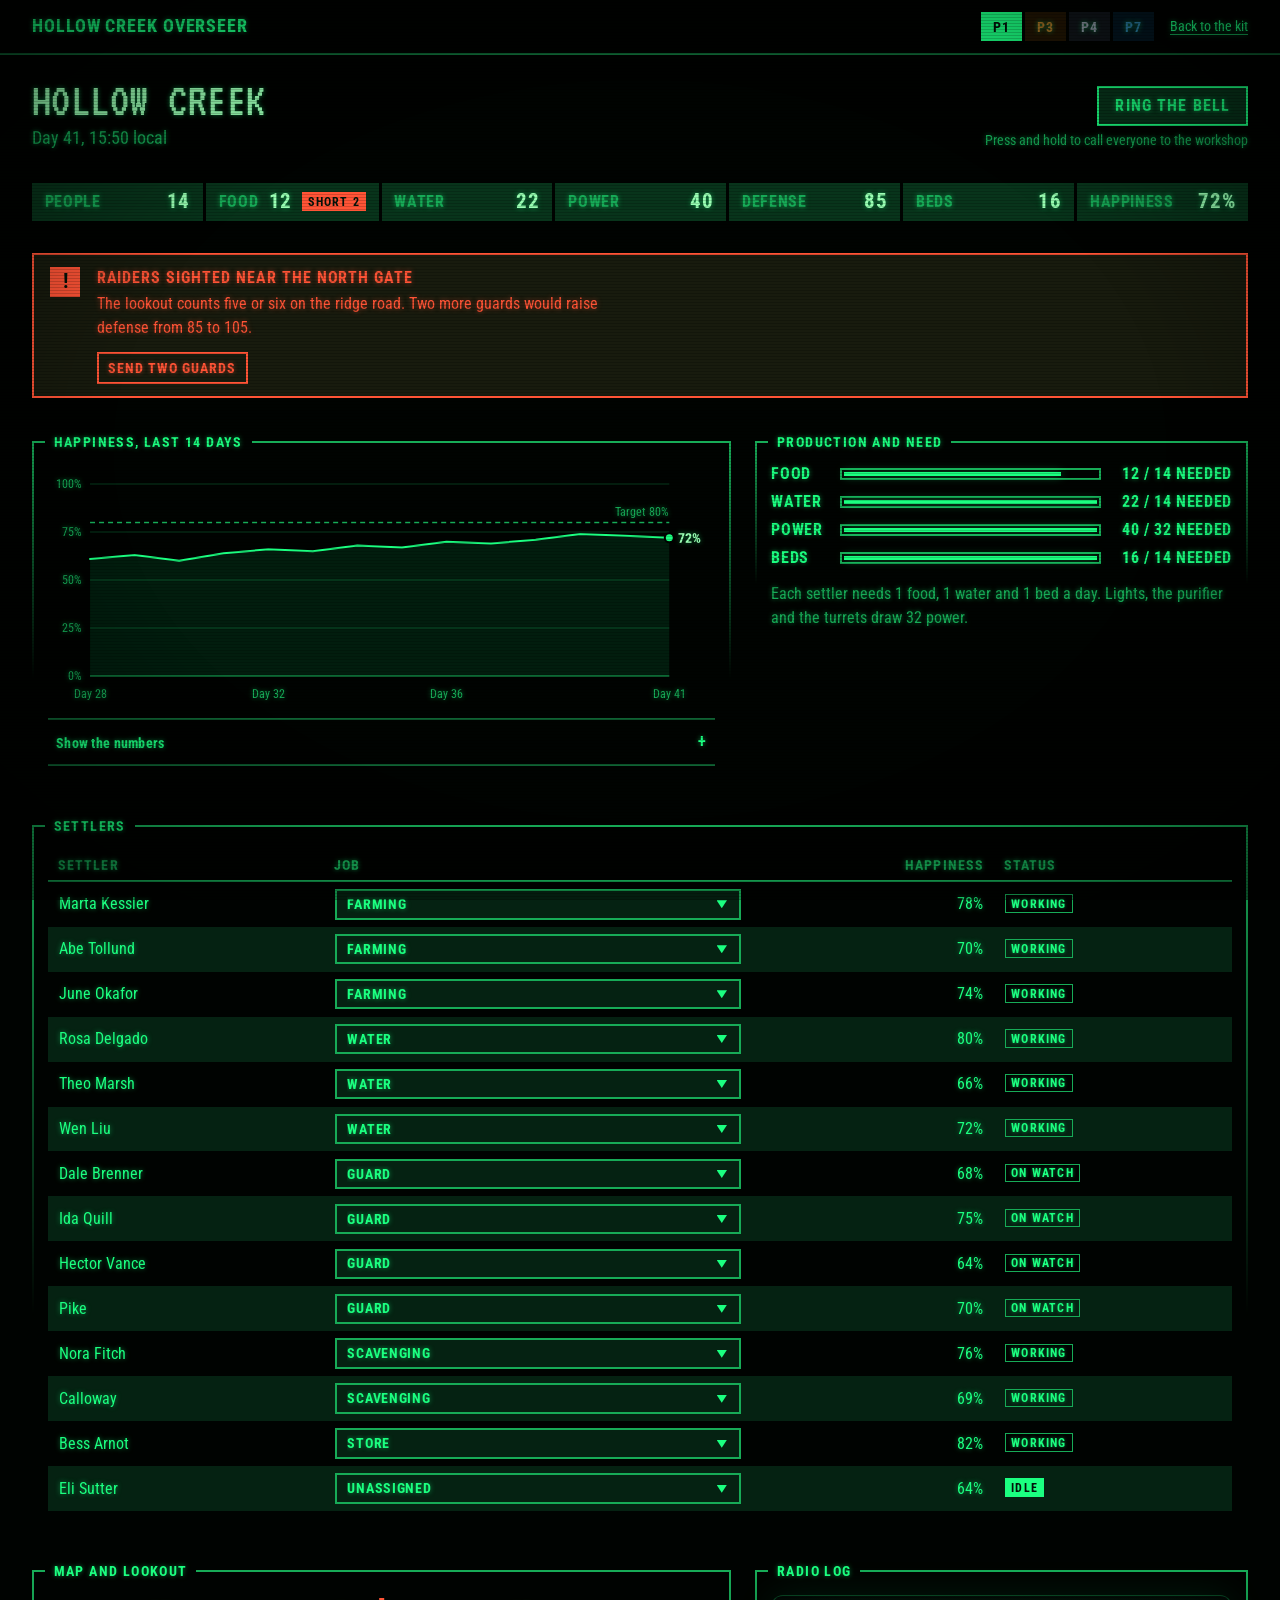
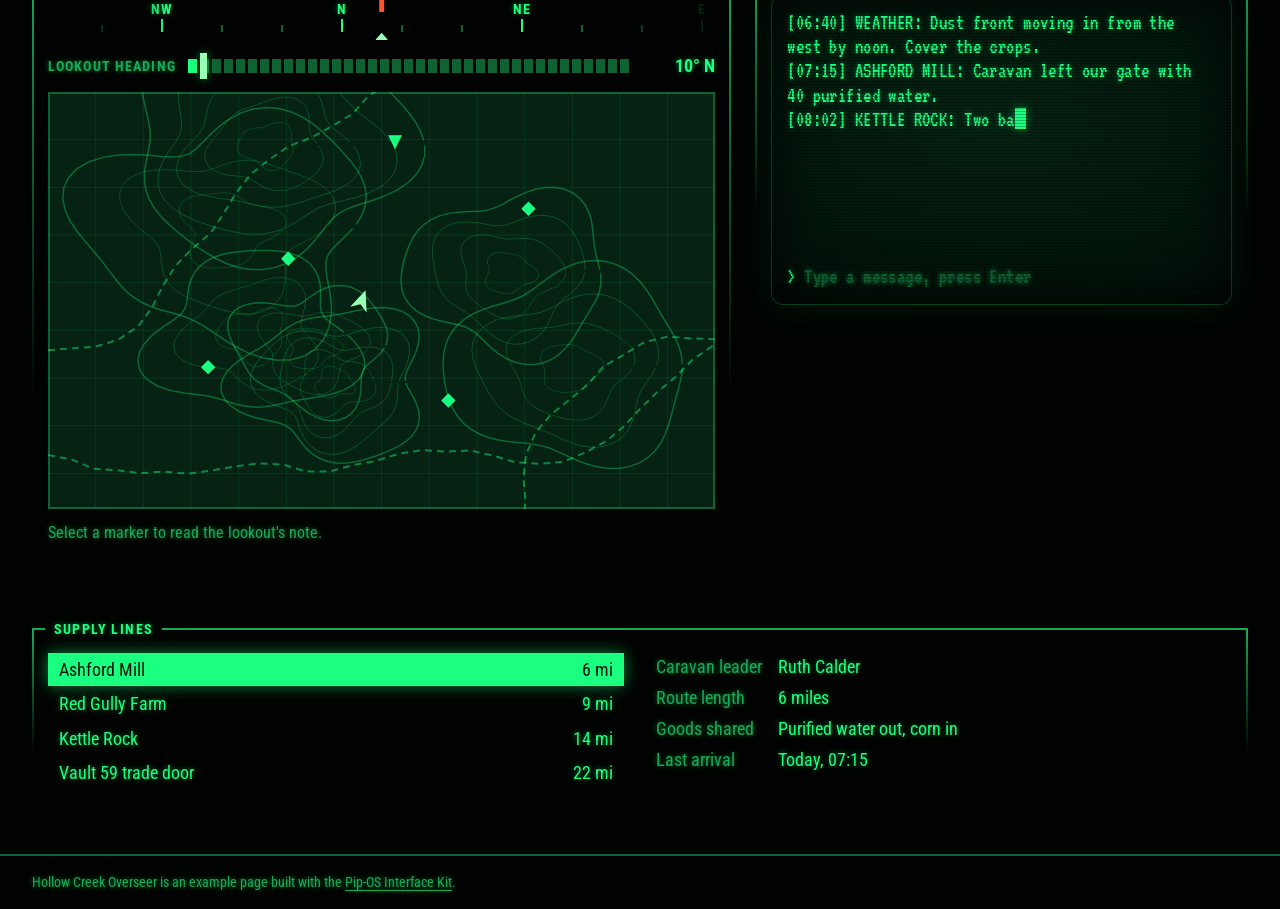
<file: examples/settlement.html>
<!doctype html>
<html lang="en">
<head>
<meta charset="utf-8">
<meta name="viewport" content="width=device-width, initial-scale=1, viewport-fit=cover">
<title>Hollow Creek Overseer</title>
<link rel="stylesheet" href="../css/pipboy.css">
<script src="../js/pipboy.js" defer></script>
<style>
/* Hollow Creek Overseer: page layout only. Every color comes from the pipboy.css tokens. */

/* Top bar */
.oc-top { border-bottom: var(--line) solid var(--phos-low); }
.oc-top__inner {
  display: flex;
  flex-wrap: wrap;
  align-items: center;
  justify-content: space-between;
  gap: var(--s-2) var(--s-4);
  padding-block: var(--s-3);
}
.oc-top__right { display: flex; flex-wrap: wrap; align-items: center; gap: var(--s-2) var(--s-4); }
.oc-top__right a { font-size: var(--t-14); }
@media (max-width: 30rem) {
  .oc-top .pip-segmented > button { padding: .45em .6em; }
}

/* Page frame */
.oc-main { display: grid; gap: var(--s-6); padding-block: var(--s-5) var(--s-7); }
.oc-title { display: flex; flex-wrap: wrap; align-items: flex-end; justify-content: space-between; gap: var(--s-4); }
.oc-title h1 { font-size: clamp(var(--t-36), 5vw, var(--t-48)); }
.oc-sub { color: var(--phos-dim); font-variant-numeric: tabular-nums; }
.oc-bell { display: grid; justify-items: end; gap: var(--s-1); }
@media (max-width: 30rem) { .oc-bell { justify-items: start; } }

/* Status bar cells */
.oc-stat { flex: 1 1 8.5rem; justify-content: space-between; }
.oc-stat__label { color: var(--phos-dim); }
.oc-stat__value { display: inline-flex; align-items: center; gap: .5em; font-size: var(--t-21); }

/* Raid alert action sits under the text column */
.oc-alert-action { grid-column: 2; justify-self: start; margin-top: var(--s-2); }

/* Panel grid */
.oc-grid {
  display: grid;
  grid-template-columns: repeat(12, minmax(0, 1fr));
  gap: var(--s-6) var(--s-5);
  align-items: start;
}
.oc-span-7 { grid-column: span 7; }
.oc-span-5 { grid-column: span 5; }
.oc-span-12 { grid-column: 1 / -1; }
@media (max-width: 60rem) { .oc-grid > * { grid-column: 1 / -1; } }

/* Happiness chart */
.oc-chart { position: relative; min-width: 0; }
.oc-chart svg { display: block; width: 100%; height: auto; overflow: visible; }
.oc-chart svg:focus-visible { outline: 2px solid var(--phos); outline-offset: 4px; }
.oc-chart text { font-family: var(--font-ui); font-size: 12px; fill: var(--phos-dim); font-variant-numeric: tabular-nums; }
.oc-chart .oc-grid-line { stroke: var(--phos-low); stroke-width: 1; opacity: .55; }
.oc-chart .oc-axis { stroke: var(--phos-dim); stroke-width: 1; }
.oc-chart .oc-target { stroke: var(--phos-dim); stroke-width: 1.5; stroke-dasharray: 5 4; }
.oc-chart .oc-area { fill: var(--phos); fill-opacity: .1; }
.oc-chart .oc-line { fill: none; stroke: var(--phos); stroke-width: 2; stroke-linejoin: round; stroke-linecap: round; }
.oc-chart .oc-dot { fill: var(--phos); stroke: var(--void); stroke-width: 2; }
.oc-chart .oc-end { font-size: 14px; font-weight: 700; fill: var(--phos-hi); }
.oc-chart .oc-cross { stroke: var(--phos-dim); stroke-width: 1; }
.oc-tip {
  position: absolute;
  z-index: 2;
  display: grid;
  gap: 2px;
  padding: .35em .6em;
  border: 1px solid var(--phos-dim);
  background: var(--tube);
  white-space: nowrap;
  pointer-events: none;
  translate: -50% calc(-100% - .7rem);
}
.oc-tip strong { font: 700 var(--t-18)/1 var(--font-ui); }
.oc-tip span { font: 400 var(--t-12)/1.2 var(--font-ui); color: var(--phos-dim); }
.oc-numbers { margin-top: var(--s-3); }
.oc-numbers > summary { font-size: var(--t-14); }

/* Production and need */
.oc-meters { display: grid; gap: var(--s-3); }
.oc-meters .pip-meter__label { width: 3.6rem; }
.oc-meters .pip-meter__value { min-width: 7.5rem; text-align: right; }
.oc-meter-note { margin-top: var(--s-4); color: var(--phos-dim); font-size: var(--t-16); }

/* Settler roster */
.oc-roster td { vertical-align: middle; }
.oc-roster .pip-select { min-width: 9.5rem; }
.oc-roster .pip-select select { padding-block: .35em; font-size: var(--t-14); }

/* Map and lookout */
.oc-lookout { display: grid; gap: var(--s-3); }
.oc-heading {
  display: grid;
  grid-template-columns: auto minmax(0, 1fr) 4.5rem;
  align-items: center;
  gap: var(--s-3);
}
.oc-heading .pip-range { --gap-c: var(--void); }
.oc-heading output { font-weight: 700; font-variant-numeric: tabular-nums; text-align: right; }
@media (max-width: 30rem) {
  .oc-heading { grid-template-columns: minmax(0, 1fr) 4.5rem; }
  .oc-heading label { grid-column: 1 / -1; }
}
.pip-map__label.oc-flip { transform: translate(calc(-100% - 1rem), -50%); }
.oc-note { min-height: 3em; color: var(--phos-dim); font-size: var(--t-16); }

/* Radio log */
.oc-radio { --tube-radius: .75rem; }
.oc-radio .pip-terminal { padding: var(--s-4); font-size: var(--t-21); }
.oc-log { max-height: 16rem; margin-bottom: var(--s-3); overflow-y: auto; scrollbar-width: thin; }
.oc-post input::placeholder { color: var(--phos-low); opacity: 1; }

/* Footer */
.oc-foot { border-top: var(--line) solid var(--phos-low); }
.oc-foot p { padding-block: var(--s-4); color: var(--phos-dim); font-size: var(--t-14); }
</style>
</head>
<body class="pip pip-page">

<header class="oc-top">
  <div class="pip-container oc-top__inner">
    <p class="pip-h3">Hollow Creek Overseer</p>
    <div class="oc-top__right">
      <div class="pip-segmented" role="radiogroup" aria-label="Screen tube" data-pip-phosphor-switch>
        <button type="button" role="radio" value="p1" data-phosphor="p1">P1</button>
        <button type="button" role="radio" value="p3" data-phosphor="p3">P3</button>
        <button type="button" role="radio" value="p4" data-phosphor="p4">P4</button>
        <button type="button" role="radio" value="p7" data-phosphor="p7">P7</button>
      </div>
      <a href="../index.html">Back to the kit</a>
    </div>
  </div>
</header>

<main class="pip-container oc-main">

  <div class="oc-title">
    <div>
      <h1>Hollow Creek</h1>
      <p class="oc-sub">Day 41, <time id="oc-clock">14:32</time> local</p>
    </div>
    <div class="oc-bell">
      <button type="button" class="pip-btn pip-btn--primary pip-btn--hold" id="oc-bell" data-pip-hold="1200" aria-describedby="oc-bell-help">Ring the bell</button>
      <span class="pip-field__help" id="oc-bell-help">Press and hold to call everyone to the workshop</span>
    </div>
  </div>

  <section class="pip-bar" aria-label="Workshop status">
    <div class="pip-bar__cell oc-stat"><span class="oc-stat__label">People</span><span class="oc-stat__value"><b data-stat="people">14</b></span></div>
    <div class="pip-bar__cell oc-stat"><span class="oc-stat__label">Food</span><span class="oc-stat__value"><b data-stat="food">12</b><span class="pip-tag pip-tag--hazard" data-short="food">Short 2</span></span></div>
    <div class="pip-bar__cell oc-stat"><span class="oc-stat__label">Water</span><span class="oc-stat__value"><b data-stat="water">22</b><span class="pip-tag pip-tag--hazard" data-short="water" hidden></span></span></div>
    <div class="pip-bar__cell oc-stat"><span class="oc-stat__label">Power</span><span class="oc-stat__value"><b data-stat="power">40</b></span></div>
    <div class="pip-bar__cell oc-stat"><span class="oc-stat__label">Defense</span><span class="oc-stat__value"><b data-stat="defense">85</b></span></div>
    <div class="pip-bar__cell oc-stat"><span class="oc-stat__label">Beds</span><span class="oc-stat__value"><b data-stat="beds">16</b><span class="pip-tag pip-tag--hazard" data-short="beds" hidden></span></span></div>
    <div class="pip-bar__cell oc-stat"><span class="oc-stat__label">Happiness</span><span class="oc-stat__value"><b data-stat="happiness">72%</b></span></div>
  </section>

  <div class="pip-alert pip-alert--critical" id="oc-raid" role="alert" tabindex="-1">
    <span class="pip-alert__icon" aria-hidden="true">!</span>
    <p class="pip-alert__title">Raiders sighted near the north gate</p>
    <p class="pip-alert__body">The lookout counts five or six on the ridge road. Two more guards would raise defense from <span id="oc-raid-def">85</span> to <span id="oc-raid-def-next">105</span>.</p>
    <button type="button" class="pip-btn pip-btn--danger pip-btn--small oc-alert-action" id="oc-send-guards">Send two guards</button>
  </div>

  <div class="oc-grid">

    <section class="pip-panel oc-span-7" aria-labelledby="oc-h-happy">
      <h2 class="pip-panel__title" id="oc-h-happy">Happiness, last 14 days</h2>
      <p class="pip-sr" id="oc-chart-summary"></p>
      <div class="oc-chart" id="oc-chart">
        <svg id="oc-chart-svg" role="img" tabindex="0" aria-labelledby="oc-chart-summary"></svg>
        <div class="oc-tip" id="oc-tip" aria-hidden="true" hidden><strong></strong><span></span></div>
      </div>
      <details class="pip-disclosure oc-numbers">
        <summary>Show the numbers</summary>
        <div class="pip-disclosure__body">
          <div class="pip-table-wrap">
            <table class="pip-table">
              <caption class="pip-sr">Settlement happiness by day</caption>
              <thead><tr><th scope="col">Day</th><th scope="col" class="num">Happiness</th></tr></thead>
              <tbody id="oc-chart-rows"></tbody>
            </table>
          </div>
        </div>
      </details>
    </section>

    <section class="pip-panel oc-span-5" aria-labelledby="oc-h-prod">
      <h2 class="pip-panel__title" id="oc-h-prod">Production and need</h2>
      <div class="oc-meters">
        <div class="pip-meter" role="meter" aria-label="Food produced against need" aria-valuemin="0" aria-valuemax="14" aria-valuenow="12" data-prod="food">
          <span class="pip-meter__label">Food</span>
          <span class="pip-meter__track"><span class="pip-meter__fill"></span></span>
          <span class="pip-meter__value">12 / 14 needed</span>
        </div>
        <div class="pip-meter" role="meter" aria-label="Water produced against need" aria-valuemin="0" aria-valuemax="22" aria-valuenow="22" data-prod="water">
          <span class="pip-meter__label">Water</span>
          <span class="pip-meter__track"><span class="pip-meter__fill"></span></span>
          <span class="pip-meter__value">22 / 14 needed</span>
        </div>
        <div class="pip-meter" role="meter" aria-label="Power produced against need" aria-valuemin="0" aria-valuemax="40" aria-valuenow="40" data-prod="power">
          <span class="pip-meter__label">Power</span>
          <span class="pip-meter__track"><span class="pip-meter__fill"></span></span>
          <span class="pip-meter__value">40 / 32 needed</span>
        </div>
        <div class="pip-meter" role="meter" aria-label="Beds available against need" aria-valuemin="0" aria-valuemax="16" aria-valuenow="16" data-prod="beds">
          <span class="pip-meter__label">Beds</span>
          <span class="pip-meter__track"><span class="pip-meter__fill"></span></span>
          <span class="pip-meter__value">16 / 14 needed</span>
        </div>
      </div>
      <p class="oc-meter-note">Each settler needs 1 food, 1 water and 1 bed a day. Lights, the purifier and the turrets draw 32 power.</p>
    </section>

    <section class="pip-panel oc-span-12" aria-labelledby="oc-h-roster">
      <h2 class="pip-panel__title" id="oc-h-roster">Settlers</h2>
      <div class="pip-table-wrap">
        <table class="pip-table oc-roster">
          <caption class="pip-sr">Settler assignments. Change a job to rebalance food, water and defense.</caption>
          <thead>
            <tr><th scope="col">Settler</th><th scope="col">Job</th><th scope="col" class="num">Happiness</th><th scope="col">Status</th></tr>
          </thead>
          <tbody id="oc-roster"></tbody>
        </table>
      </div>
    </section>

    <section class="pip-panel oc-span-7" aria-labelledby="oc-h-map">
      <h2 class="pip-panel__title" id="oc-h-map">Map and lookout</h2>
      <div class="oc-lookout">
        <div class="pip-compass" id="oc-compass" data-pip-compass data-heading="10"
             data-markers='[{"bearing":10,"kind":"hostile"},{"bearing":160,"kind":"place"},{"bearing":250,"kind":"quest"}]'></div>
        <div class="oc-heading">
          <label class="pip-field__label" for="oc-heading">Lookout heading</label>
          <input class="pip-range" id="oc-heading" type="range" min="0" max="359" value="10">
          <output id="oc-heading-out" for="oc-heading">10° N</output>
        </div>
        <div class="pip-map" id="oc-map" data-pip-map data-seed="59">
          <button type="button" class="pip-map__marker" data-kind="quest" style="--x:52%;--y:12%" aria-label="North gate"
                  data-note="North gate: raiders seen on the ridge road at dawn. Keep it closed after dark."></button>
          <span class="pip-map__label" style="--x:52%;--y:12%">North gate</span>
          <button type="button" class="pip-map__marker" style="--x:72%;--y:28%" aria-label="Guard tower"
                  data-note="Guard tower: covers the north and east approaches. Ammo crate restocked on day 40."></button>
          <span class="pip-map__label oc-flip" style="--x:72%;--y:28%">Guard tower</span>
          <button type="button" class="pip-map__marker" style="--x:36%;--y:40%" aria-label="Trader stall"
                  data-note="Trader stall: Doc Halloway has 12 stimpaks and 3 RadAway for sale."></button>
          <span class="pip-map__label" style="--x:36%;--y:40%">Trader stall</span>
          <button type="button" class="pip-map__marker" style="--x:24%;--y:66%" aria-label="Farm plots"
                  data-note="Farm plots: each farmer tends enough corn and gourds for 3 food a day."></button>
          <span class="pip-map__label" style="--x:24%;--y:66%">Farm plots</span>
          <button type="button" class="pip-map__marker" style="--x:60%;--y:74%" aria-label="Water pump"
                  data-note="Water pump: pressure back to normal after the day 40 repair."></button>
          <span class="pip-map__label" style="--x:60%;--y:74%">Water pump</span>
          <span class="pip-map__player" style="--x:47%;--y:50%;--r:20deg" role="img" aria-label="You are at the workshop"></span>
        </div>
        <p class="oc-note" id="oc-map-note" aria-live="polite">Select a marker to read the lookout's note.</p>
      </div>
    </section>

    <section class="pip-panel oc-span-5" aria-labelledby="oc-h-radio">
      <h2 class="pip-panel__title" id="oc-h-radio">Radio log</h2>
      <div class="pip-crt oc-radio">
        <div class="pip-terminal" data-pip-type data-pip-cps="160">
          <div class="oc-log" id="oc-log">
<p class="pip-terminal__line">[06:40] WEATHER: Dust front moving in from the west by noon. Cover the crops.</p>
<p class="pip-terminal__line">[07:15] ASHFORD MILL: Caravan left our gate with 40 purified water.</p>
<p class="pip-terminal__line">[08:02] KETTLE ROCK: Two bags of fertilizer wanted. We pay in scrap steel.</p>
<p class="pip-terminal__line">[09:30] PATROL: Ridge road clear as far as the old billboard.</p>
<p class="pip-terminal__line">[11:48] TRADER: Stall restocked. 12 stimpaks on the shelf.</p>
<p class="pip-terminal__line">[13:05] LOOKOUT: Smoke and movement north of the gate. Five or six raiders.</p>
<p class="pip-terminal__line">[13:20] OVERSEER: Gate closed. Guards to the north wall.</p>
<p class="pip-terminal__line">[14:10] PURIFIER: Pump two pressure normal after repair.</p>
          </div>
          <form class="oc-post" id="oc-post" autocomplete="off">
            <label class="pip-terminal__prompt">
              <span class="pip-sr">Message for the radio log</span>
              <input id="oc-post-input" name="message" maxlength="80" placeholder="Type a message, press Enter">
            </label>
          </form>
        </div>
      </div>
    </section>

    <section class="pip-panel oc-span-12" aria-labelledby="oc-h-supply">
      <h2 class="pip-panel__title" id="oc-h-supply">Supply lines</h2>
      <div class="pip-split">
        <ul class="pip-list" id="oc-supply-list" role="listbox" aria-label="Linked settlements" data-pip-list>
          <li role="option" aria-selected="true" data-id="ashford">Ashford Mill <span class="pip-list__meta">6 mi</span></li>
          <li role="option" data-id="redgully">Red Gully Farm <span class="pip-list__meta">9 mi</span></li>
          <li role="option" data-id="kettle">Kettle Rock <span class="pip-list__meta">14 mi</span></li>
          <li role="option" data-id="vault">Vault 59 trade door <span class="pip-list__meta">22 mi</span></li>
        </ul>
        <dl class="pip-dl" id="oc-supply-detail" aria-live="polite"></dl>
      </div>
    </section>

  </div>
</main>

<footer class="oc-foot">
  <div class="pip-container">
    <p>Hollow Creek Overseer is an example page built with the <a href="../index.html">Pip-OS Interface Kit</a>.</p>
  </div>
</footer>

<script>
document.addEventListener("DOMContentLoaded", () => {
  const $ = (sel, root = document) => root.querySelector(sel);
  const h = (tag, props = {}, ...kids) => {
    const el = Object.assign(document.createElement(tag), props);
    el.append(...kids);
    return el;
  };
  const pad = (n) => String(n).padStart(2, "0");
  const hhmm = (d = new Date()) => `${pad(d.getHours())}:${pad(d.getMinutes())}`;
  const DIRS = ["N", "NE", "E", "SE", "S", "SW", "W", "NW"];

  /* Clock: updates on each minute boundary */
  const clock = $("#oc-clock");
  const tickClock = () => { clock.textContent = hhmm(); };
  tickClock();
  setTimeout(() => { tickClock(); setInterval(tickClock, 60000); }, (60 - new Date().getSeconds()) * 1000);

  /* Settlement model */
  const JOBS = ["Farming", "Water", "Guard", "Scavenging", "Store", "Unassigned"];
  const BASE = { food: 3, water: 7, defense: 45, power: 40, beds: 16 };
  const POWER_NEED = 32;
  const IDLE_PENALTY = 12;
  const settlers = [
    { name: "Marta Kessler", job: "Farming", mood: 78 },
    { name: "Abe Tollund", job: "Farming", mood: 70 },
    { name: "June Okafor", job: "Farming", mood: 74 },
    { name: "Rosa Delgado", job: "Water", mood: 80 },
    { name: "Theo Marsh", job: "Water", mood: 66 },
    { name: "Wen Liu", job: "Water", mood: 72 },
    { name: "Dale Brenner", job: "Guard", mood: 68 },
    { name: "Ida Quill", job: "Guard", mood: 75 },
    { name: "Hector Vance", job: "Guard", mood: 64 },
    { name: "Pike", job: "Guard", mood: 70 },
    { name: "Nora Fitch", job: "Scavenging", mood: 76 },
    { name: "Calloway", job: "Scavenging", mood: 69 },
    { name: "Bess Arnot", job: "Store", mood: 82 },
    { name: "Eli Sutter", job: "Unassigned", mood: 76 },
  ];
  const happinessOf = (s) => s.mood - (s.job === "Unassigned" ? IDLE_PENALTY : 0);
  const count = (job) => settlers.filter((s) => s.job === job).length;
  const totals = () => ({
    people: settlers.length,
    food: BASE.food + 3 * count("Farming"),
    water: BASE.water + 5 * count("Water"),
    power: BASE.power,
    defense: BASE.defense + 10 * count("Guard"),
    beds: BASE.beds,
    happiness: Math.round(settlers.reduce((sum, s) => sum + happinessOf(s), 0) / settlers.length),
  });

  /* Settler roster */
  const roster = $("#oc-roster");
  settlers.forEach((s, i) => {
    const select = h("select", { id: `oc-job-${i}` });
    select.setAttribute("aria-label", `Job for ${s.name}`);
    JOBS.forEach((job) => select.append(h("option", { value: job, textContent: job })));
    select.addEventListener("change", () => { s.job = select.value; update(); });
    s.select = select;
    s.happyCell = h("td", { className: "num" });
    s.tag = h("span");
    roster.append(h("tr", {},
      h("td", { textContent: s.name }),
      h("td", {}, h("span", { className: "pip-select" }, select)),
      s.happyCell,
      h("td", {}, s.tag)));
  });

  const STATUS = {
    Unassigned: ["Idle", "pip-tag"],
    Guard: ["On watch", "pip-tag pip-tag--outline"],
  };
  function syncRow(s) {
    s.select.value = s.job;
    s.happyCell.textContent = `${happinessOf(s)}%`;
    const [label, cls] = STATUS[s.job] || ["Working", "pip-tag pip-tag--outline"];
    s.tag.className = cls;
    s.tag.textContent = label;
  }

  /* Status bar */
  function updateStats(t) {
    ["people", "food", "water", "power", "defense", "beds"].forEach((key) => {
      $(`[data-stat="${key}"]`).textContent = t[key];
    });
    $('[data-stat="happiness"]').textContent = `${t.happiness}%`;
    ["food", "water", "beds"].forEach((key) => {
      const tag = $(`[data-short="${key}"]`);
      const short = t.people - t[key];
      tag.hidden = short <= 0;
      tag.textContent = `Short ${short}`;
    });
  }

  /* Production meters */
  function setProduction(key, produced, need) {
    const meter = $(`[data-prod="${key}"]`);
    meter.setAttribute("aria-valuemax", Math.max(produced, need));
    meter.setAttribute("aria-valuetext", `${produced} produced, ${need} needed`);
    Pip.setMeter(meter, produced);
    meter.classList.toggle("pip-meter--low", produced < need);
    $(".pip-meter__value", meter).textContent = `${produced} / ${need} needed`;
  }

  /* Raid alert */
  const raid = $("#oc-raid");
  const sendGuards = $("#oc-send-guards");
  function syncRaid(t) {
    if (!raid.classList.contains("pip-alert--critical")) return;
    $("#oc-raid-def").textContent = t.defense;
    $("#oc-raid-def-next").textContent = t.defense + 20;
  }
  sendGuards.addEventListener("click", () => {
    // Pull idle and scavenging settlers first so food and water keep flowing.
    const order = ["Unassigned", "Scavenging", "Store", "Farming", "Water"];
    const picks = settlers
      .filter((s) => s.job !== "Guard")
      .sort((a, b) => order.indexOf(a.job) - order.indexOf(b.job))
      .slice(0, 2);
    if (!picks.length) return;
    picks.forEach((s) => { s.job = "Guard"; });
    update();
    const names = picks.map((s) => s.name).join(" and ");
    const t = totals();
    raid.classList.remove("pip-alert--critical");
    raid.removeAttribute("role");
    $(".pip-alert__title", raid).textContent = "North gate covered";
    $(".pip-alert__body", raid).textContent =
      `${names} ${picks.length > 1 ? "are" : "is"} now on guard. Defense is ${t.defense}.`;
    sendGuards.remove();
    raid.focus();
    Pip.toast({ title: "Guards posted", body: `${names} moved to the north gate`, icon: "!" });
  });

  /* Happiness chart: one series, one scale (0–100%) */
  const HISTORY = [61, 63, 60, 64, 66, 65, 68, 67, 70, 69, 71, 74, 73];
  const FIRST_DAY = 28;
  const TARGET = 80;
  const chartWrap = $("#oc-chart");
  const svg = $("#oc-chart-svg");
  const tip = $("#oc-tip");
  let data = [];
  let geom = null;
  let hoverIndex = -1;

  function renderChart(today) {
    data = [...HISTORY, today];
    const W = Math.max(260, Math.round(chartWrap.clientWidth));
    const H = W < 480 ? 210 : 240;
    const m = { t: 18, r: 46, b: 30, l: 42 };
    const n = data.length;
    const last = n - 1;
    const x = (i) => m.l + (i / last) * (W - m.l - m.r);
    const y = (v) => m.t + (1 - v / 100) * (H - m.t - m.b);
    geom = { x, y, W, H, m };

    const pts = data.map((v, i) => `${x(i).toFixed(1)},${y(v).toFixed(1)}`);
    const grid = [0, 25, 50, 75, 100].map((v) =>
      `<line class="${v === 0 ? "oc-axis" : "oc-grid-line"}" x1="${m.l}" x2="${W - m.r}" y1="${y(v)}" y2="${y(v)}"/>` +
      `<text x="${m.l - 8}" y="${y(v) + 4}" text-anchor="end">${v}%</text>`).join("");
    const xTicks = [0, 4, 8, last].map((i) =>
      `<text x="${x(i)}" y="${H - 8}" text-anchor="middle">Day ${FIRST_DAY + i}</text>`).join("");

    svg.setAttribute("viewBox", `0 0 ${W} ${H}`);
    svg.setAttribute("width", W);
    svg.setAttribute("height", H);
    svg.innerHTML = `${grid}${xTicks}
      <line class="oc-target" x1="${m.l}" x2="${W - m.r}" y1="${y(TARGET)}" y2="${y(TARGET)}"/>
      <text x="${W - m.r}" y="${y(TARGET) - 6}" text-anchor="end">Target ${TARGET}%</text>
      <path class="oc-area" d="M${x(0)},${y(0)} L${pts.join(" L")} L${x(last)},${y(0)} Z"/>
      <path class="oc-line" d="M${pts.join(" L")}"/>
      <circle class="oc-dot" cx="${x(last)}" cy="${y(data[last])}" r="4.5"/>
      <text class="oc-end" x="${x(last) + 9}" y="${y(data[last]) + 5}">${data[last]}%</text>
      <g class="oc-hover" visibility="hidden">
        <line class="oc-cross" y1="${m.t}" y2="${H - m.b}"/>
        <circle class="oc-dot" r="4.5"/>
      </g>
      <rect x="${m.l}" y="${m.t}" width="${W - m.l - m.r}" height="${H - m.t - m.b}" fill="transparent"/>`;

    const low = Math.min(...data);
    $("#oc-chart-summary").textContent =
      `Happiness over the last 14 days: ${data[0]}% on day ${FIRST_DAY}, lowest ${low}% on day ${FIRST_DAY + data.indexOf(low)}, ` +
      `${data[last]}% today on day ${FIRST_DAY + last}. The target is ${TARGET}%. Use the arrow keys to read each day.`;
    $("#oc-chart-rows").replaceChildren(...data.map((v, i) =>
      h("tr", {}, h("td", { textContent: `Day ${FIRST_DAY + i}${i === last ? " (today)" : ""}` }), h("td", { className: "num", textContent: `${v}%` }))));
    if (hoverIndex >= 0) showPoint(Math.min(hoverIndex, last));
  }

  function showPoint(i) {
    if (!geom) return;
    hoverIndex = i;
    const { x, y, W } = geom;
    const cx = x(i);
    const cy = y(data[i]);
    const g = $(".oc-hover", svg);
    g.setAttribute("visibility", "visible");
    const cross = $("line", g);
    cross.setAttribute("x1", cx);
    cross.setAttribute("x2", cx);
    const dot = $("circle", g);
    dot.setAttribute("cx", cx);
    dot.setAttribute("cy", cy);
    tip.hidden = false;
    $("strong", tip).textContent = `${data[i]}%`;
    $("span", tip).textContent = `Day ${FIRST_DAY + i}${i === data.length - 1 ? ", today" : ""}`;
    tip.style.left = `${Math.min(Math.max(cx, 48), W - 48)}px`;
    tip.style.top = `${cy}px`;
  }
  function hidePoint() {
    hoverIndex = -1;
    $(".oc-hover", svg)?.setAttribute("visibility", "hidden");
    tip.hidden = true;
  }
  svg.addEventListener("pointermove", (e) => {
    if (!geom) return;
    const rect = svg.getBoundingClientRect();
    const px = (e.clientX - rect.left) * (geom.W / rect.width);
    const i = Math.round(((px - geom.m.l) / (geom.W - geom.m.l - geom.m.r)) * (data.length - 1));
    showPoint(Math.max(0, Math.min(data.length - 1, i)));
  });
  svg.addEventListener("pointerleave", hidePoint);
  svg.addEventListener("focus", () => showPoint(data.length - 1));
  svg.addEventListener("blur", hidePoint);
  svg.addEventListener("keydown", (e) => {
    const step = { ArrowLeft: -1, ArrowRight: 1 }[e.key];
    if (!step) return;
    e.preventDefault();
    const from = hoverIndex < 0 ? data.length - 1 : hoverIndex;
    showPoint(Math.max(0, Math.min(data.length - 1, from + step)));
  });

  /* Recompute everything from the roster */
  function update() {
    const t = totals();
    settlers.forEach(syncRow);
    updateStats(t);
    setProduction("food", t.food, t.people);
    setProduction("water", t.water, t.people);
    setProduction("power", t.power, POWER_NEED);
    setProduction("beds", t.beds, t.people);
    syncRaid(t);
    renderChart(t.happiness);
  }
  update();
  new ResizeObserver(() => renderChart(totals().happiness)).observe(chartWrap);

  /* Ring the bell */
  $("#oc-bell").addEventListener("pip:confirm", () =>
    Pip.toast({ title: "Bell rung", body: "All settlers called to the workshop", icon: "!" }));

  /* Lookout heading drives the compass */
  const compass = $("#oc-compass");
  const heading = $("#oc-heading");
  const headingOut = $("#oc-heading-out");
  const setHeading = () => {
    const v = Number(heading.value);
    Pip.compass(compass).set(v);
    headingOut.textContent = `${v}° ${DIRS[Math.round(v / 45) % 8]}`;
  };
  heading.addEventListener("input", setHeading);
  setHeading();

  /* Map notes */
  const note = $("#oc-map-note");
  $("#oc-map").addEventListener("pip:marker", (e) => { note.textContent = e.detail.marker.dataset.note; });

  /* Radio log posting */
  const log = $("#oc-log");
  log.scrollTop = log.scrollHeight;
  $("#oc-post").addEventListener("submit", (e) => {
    e.preventDefault();
    const input = $("#oc-post-input");
    const text = input.value.trim();
    if (!text) return;
    log.append(h("p", { className: "pip-terminal__line", textContent: `[${hhmm()}] OVERSEER: ${text}` }));
    input.value = "";
    log.scrollTop = log.scrollHeight;
  });

  /* Supply lines */
  const SUPPLY = {
    ashford: { leader: "Ruth Calder", miles: "6 miles", goods: "Purified water out, corn in", last: "Today, 07:15" },
    redgully: { leader: "Amos Pell", miles: "9 miles", goods: "Fertilizer and tato seed", last: "Day 40" },
    kettle: { leader: "Sister Joan", miles: "14 miles", goods: "Scrap steel and medicine", last: "Day 38" },
    vault: { leader: "Kit, the overseer's runner", miles: "22 miles", goods: "Purifier parts and ammunition", last: "Day 33" },
  };
  const supplyList = $("#oc-supply-list");
  const supplyDetail = $("#oc-supply-detail");
  const showSupply = (option) => {
    const d = SUPPLY[option.dataset.id];
    if (!d) return;
    supplyDetail.replaceChildren(
      h("dt", { textContent: "Caravan leader" }), h("dd", { textContent: d.leader }),
      h("dt", { textContent: "Route length" }), h("dd", { textContent: d.miles }),
      h("dt", { textContent: "Goods shared" }), h("dd", { textContent: d.goods }),
      h("dt", { textContent: "Last arrival" }), h("dd", { textContent: d.last }),
    );
  };
  supplyList.addEventListener("pip:select", (e) => showSupply(e.detail.option));
  showSupply($('[aria-selected="true"]', supplyList));
});
</script>
</body>
</html>
</file>
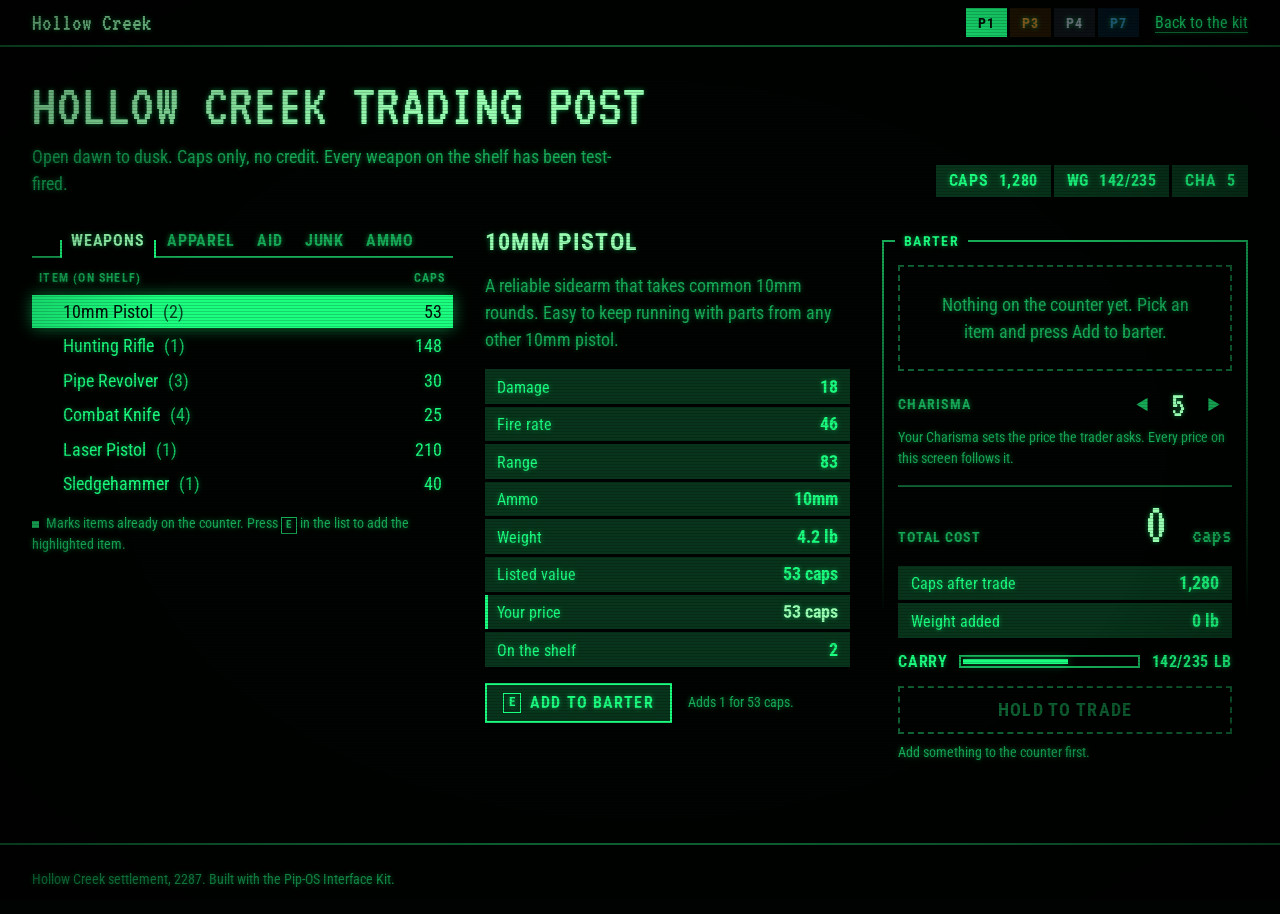
<file: examples/trading-post.html>
<!doctype html>
<html lang="en">
<head>
  <meta charset="utf-8">
  <meta name="viewport" content="width=device-width, initial-scale=1, viewport-fit=cover">
  <title>Hollow Creek Trading Post</title>
  <link rel="stylesheet" href="../css/pipboy.css">
  <script src="../js/pipboy.js" defer></script>
  <style>
    /* Layout: slim top bar, compact intro, then stock / item / barter columns. */

    .tp-top { border-bottom: var(--line) solid var(--phos-low); padding-block: var(--s-2); }
    .tp-top__inner {
      display: flex;
      flex-wrap: wrap;
      align-items: center;
      justify-content: space-between;
      gap: var(--s-2) var(--s-4);
    }
    .tp-top__name { font: 400 var(--t-24)/1 var(--font-term); color: var(--phos-hi); }
    .tp-top__tools {
      display: flex;
      flex-wrap: wrap;
      align-items: center;
      gap: var(--s-2) var(--s-4);
      font-size: var(--t-16);
    }

    .tp-main { display: grid; gap: var(--s-6); padding-block: var(--s-6) var(--s-8); }

    .tp-intro {
      display: flex;
      flex-wrap: wrap;
      align-items: flex-end;
      justify-content: space-between;
      gap: var(--s-4) var(--s-6);
    }
    .tp-intro__text { display: grid; gap: var(--s-2); min-width: 0; }
    .tp-intro h1 { font-size: clamp(var(--t-36), 5.5vw, var(--t-60)); }
    .tp-intro__text p { color: var(--phos-dim); }
    .tp-status abbr { text-decoration: none; }

    .tp-shop {
      display: grid;
      grid-template-columns: minmax(0, 1.15fr) minmax(0, 1fr) minmax(0, 1fr);
      gap: var(--s-6);
      align-items: start;
    }
    @media (max-width: 64rem) {
      .tp-shop { grid-template-columns: minmax(0, 1fr) minmax(0, 1fr); }
      .tp-barter { grid-column: 1 / -1; }
    }
    @media (max-width: 40rem) {
      .tp-shop { grid-template-columns: minmax(0, 1fr); }
    }

    /* Stock column */
    .tp-stock { display: grid; gap: var(--s-3); min-width: 0; }
    .tp-stock .pip-tabs > [role="tab"] { font-size: var(--t-16); padding-inline: .7rem; }
    .tp-panel { display: grid; gap: var(--s-2); }
    .tp-listhead {
      display: flex;
      justify-content: space-between;
      padding: 0 .6em;
      font: 700 var(--t-12)/1.4 var(--font-ui);
      letter-spacing: .1em;
      text-transform: uppercase;
      color: var(--phos-dim);
    }
    .tp-opt__name { min-width: 0; overflow: hidden; text-overflow: ellipsis; white-space: nowrap; }
    .pip-list > [data-soldout]:not([aria-selected="true"]) { color: var(--phos-low); }
    .tp-legend__mark { display: inline-block; width: .5em; height: .5em; margin-right: .5em; background: currentColor; }

    /* Item column */
    .tp-detail { display: grid; gap: var(--s-4); align-content: start; min-width: 0; }
    .tp-detail__name { color: var(--phos-hi); }
    .tp-detail__desc { color: var(--phos-dim); }
    .pip-readout > .tp-yours { box-shadow: inset 3px 0 0 var(--phos); }
    .pip-readout > .tp-yours dd { color: var(--phos-hi); }
    .tp-diff { font: 400 var(--t-14)/1 var(--font-ui); }
    .tp-qty { display: flex; flex-wrap: wrap; align-items: center; gap: var(--s-2) var(--s-4); }
    .tp-addrow { display: flex; flex-wrap: wrap; align-items: center; gap: var(--s-2) var(--s-4); }

    /* Barter column */
    .tp-barter { min-width: 0; }
    .tp-barter__inner { display: grid; gap: var(--s-4); }
    .tp-cart { display: grid; gap: var(--gap); margin: 0; padding: 0; list-style: none; }
    .tp-line {
      display: grid;
      grid-template-columns: minmax(0, 1fr) auto auto auto;
      align-items: center;
      gap: var(--s-3);
      padding: .2em .2em .2em .7em;
      background: var(--phos-wash);
      font-size: var(--t-16);
      font-variant-numeric: tabular-nums;
    }
    .tp-line__name { min-width: 0; overflow-wrap: anywhere; }
    .tp-line__qty { color: var(--phos-dim); }
    .tp-empty:focus { outline: none; }
    .tp-empty:focus-visible { outline: 2px solid var(--phos); outline-offset: 3px; }

    .tp-cha {
      display: grid;
      grid-template-columns: minmax(0, 1fr) auto;
      align-items: center;
      gap: var(--s-1) var(--s-3);
    }
    .tp-cha .pip-field__help { grid-column: 1 / -1; }

    .tp-total {
      display: flex;
      flex-wrap: wrap;
      align-items: baseline;
      justify-content: space-between;
      gap: var(--s-2) var(--s-3);
      padding-top: var(--s-3);
      border-top: var(--line) solid var(--phos-low);
    }
    .tp-total__label {
      font: 700 var(--t-14)/1.2 var(--font-ui);
      letter-spacing: .08em;
      text-transform: uppercase;
      color: var(--phos-dim);
    }
    .tp-total__value {
      font: 400 var(--t-60)/.85 var(--font-term);
      color: var(--phos-hi);
      font-variant-numeric: tabular-nums;
    }
    .tp-total__unit { font-size: var(--t-24); color: var(--phos-dim); }

    .tp-over .pip-meter__fill { background: var(--hazard); box-shadow: 0 0 .6rem var(--glow-hazard); }

    .tp-trade { width: 100%; min-height: 3rem; font-size: var(--t-18); }
    /* The library's hold-hover fill would otherwise light up a disabled button. */
    .tp-trade:disabled:hover,
    .tp-trade:disabled:focus-visible {
      border-color: var(--phos-low);
      background: transparent;
      color: var(--phos-low);
      text-shadow: none;
    }
    .tp-tradebox { display: grid; gap: var(--s-2); }

    .tp-foot { padding-block: var(--s-5); border-top: var(--line) solid var(--phos-low); color: var(--phos-dim); font-size: var(--t-14); }
  </style>
</head>
<body class="pip pip-page">

  <header class="tp-top">
    <div class="pip-container tp-top__inner">
      <p class="tp-top__name">Hollow Creek</p>
      <div class="tp-top__tools">
        <div class="pip-segmented" role="radiogroup" aria-label="Screen tube" data-pip-phosphor-switch>
          <button type="button" role="radio" value="p1" data-phosphor="p1">P1</button>
          <button type="button" role="radio" value="p3" data-phosphor="p3">P3</button>
          <button type="button" role="radio" value="p4" data-phosphor="p4">P4</button>
          <button type="button" role="radio" value="p7" data-phosphor="p7">P7</button>
        </div>
        <a href="../index.html">Back to the kit</a>
      </div>
    </div>
  </header>

  <main class="pip-container tp-main" id="top">

    <section class="tp-intro" aria-labelledby="tp-title">
      <div class="tp-intro__text">
        <h1 id="tp-title">Hollow Creek Trading Post</h1>
        <p>Open dawn to dusk. Caps only, no credit. Every weapon on the shelf has been test-fired.</p>
      </div>
      <div class="pip-bar tp-status" role="group" aria-label="Your status">
        <span class="pip-bar__cell">Caps <span id="tp-st-caps">1,280</span></span>
        <span class="pip-bar__cell"><abbr title="Carry weight">WG</abbr> <span id="tp-st-wg">142/235</span></span>
        <span class="pip-bar__cell"><abbr title="Charisma">CHA</abbr> <span id="tp-st-cha">5</span></span>
      </div>
    </section>

    <div class="tp-shop">

      <!-- Stock -->
      <section class="tp-stock" aria-label="Stock">
        <nav class="pip-tabs" role="tablist" aria-label="Stock categories" data-pip-tabs>
          <button type="button" role="tab" id="tp-tab-weapons" aria-controls="tp-panel-weapons" aria-selected="true" data-cat="weapons">Weapons</button>
          <button type="button" role="tab" id="tp-tab-apparel" aria-controls="tp-panel-apparel" data-cat="apparel">Apparel</button>
          <button type="button" role="tab" id="tp-tab-aid" aria-controls="tp-panel-aid" data-cat="aid">Aid</button>
          <button type="button" role="tab" id="tp-tab-junk" aria-controls="tp-panel-junk" data-cat="junk">Junk</button>
          <button type="button" role="tab" id="tp-tab-ammo" aria-controls="tp-panel-ammo" data-cat="ammo">Ammo</button>
        </nav>

        <div class="tp-panel" role="tabpanel" id="tp-panel-weapons" aria-labelledby="tp-tab-weapons">
          <div class="tp-listhead" aria-hidden="true"><span>Item (on shelf)</span><span>Caps</span></div>
          <ul class="pip-list" role="listbox" aria-label="Weapons for sale" id="tp-list-weapons" data-pip-list></ul>
        </div>
        <div class="tp-panel" role="tabpanel" id="tp-panel-apparel" aria-labelledby="tp-tab-apparel" hidden>
          <div class="tp-listhead" aria-hidden="true"><span>Item (on shelf)</span><span>Caps</span></div>
          <ul class="pip-list" role="listbox" aria-label="Apparel for sale" id="tp-list-apparel" data-pip-list></ul>
        </div>
        <div class="tp-panel" role="tabpanel" id="tp-panel-aid" aria-labelledby="tp-tab-aid" hidden>
          <div class="tp-listhead" aria-hidden="true"><span>Item (on shelf)</span><span>Caps</span></div>
          <ul class="pip-list" role="listbox" aria-label="Aid for sale" id="tp-list-aid" data-pip-list></ul>
        </div>
        <div class="tp-panel" role="tabpanel" id="tp-panel-junk" aria-labelledby="tp-tab-junk" hidden>
          <div class="tp-listhead" aria-hidden="true"><span>Item (on shelf)</span><span>Caps</span></div>
          <ul class="pip-list" role="listbox" aria-label="Junk for sale" id="tp-list-junk" data-pip-list></ul>
        </div>
        <div class="tp-panel" role="tabpanel" id="tp-panel-ammo" aria-labelledby="tp-tab-ammo" hidden>
          <div class="tp-listhead" aria-hidden="true"><span>Item (boxes on shelf)</span><span>Caps</span></div>
          <ul class="pip-list" role="listbox" aria-label="Ammunition for sale" id="tp-list-ammo" data-pip-list></ul>
        </div>

        <p class="pip-field__help tp-legend"><span class="tp-legend__mark" aria-hidden="true"></span>Marks items already on the counter. Press <kbd>E</kbd> in the list to add the highlighted item.</p>
      </section>

      <!-- Selected item -->
      <section class="tp-detail" id="tp-detail" aria-label="Selected item"></section>

      <!-- Barter -->
      <section class="pip-panel tp-barter" aria-labelledby="tp-barter-title">
        <h2 class="pip-panel__title" id="tp-barter-title">Barter</h2>
        <div class="tp-barter__inner">

          <ul class="tp-cart" id="tp-cart" aria-label="On the counter" hidden></ul>
          <div class="pip-empty tp-empty" id="tp-empty" tabindex="-1">
            <p>Nothing on the counter yet. Pick an item and press Add to barter.</p>
          </div>

          <div class="tp-cha">
            <span class="pip-field__label" id="tp-cha-label">Charisma</span>
            <div class="pip-stepper" role="group" aria-labelledby="tp-cha-label" id="tp-cha" data-pip-stepper data-min="1" data-max="10" data-value="5">
              <button type="button" class="pip-arrow" aria-label="Lower Charisma"></button>
              <output aria-live="polite">5</output>
              <button type="button" class="pip-arrow pip-arrow--next" aria-label="Raise Charisma"></button>
            </div>
            <p class="pip-field__help">Your Charisma sets the price the trader asks. Every price on this screen follows it.</p>
          </div>

          <div class="tp-total">
            <span class="tp-total__label" id="tp-cost-label">Total cost</span>
            <span class="tp-total__value"><span id="tp-cost">0</span> <span class="tp-total__unit">caps</span></span>
          </div>

          <dl class="pip-readout">
            <div><dt>Caps after trade</dt><dd id="tp-after">1,280</dd></div>
            <div><dt>Weight added</dt><dd id="tp-wadd">0 lb</dd></div>
          </dl>

          <div class="pip-meter" role="meter" id="tp-carry" aria-label="Carry weight after trade" aria-valuemin="0" aria-valuemax="235" aria-valuenow="142">
            <span class="pip-meter__label">Carry</span>
            <span class="pip-meter__track"><span class="pip-meter__fill"></span></span>
            <span class="pip-meter__value" id="tp-carry-text">142/235 lb</span>
          </div>

          <div class="pip-alert pip-alert--caution" id="tp-heavy" hidden>
            <span class="pip-alert__icon" aria-hidden="true">!</span>
            <p class="pip-alert__title">Over-encumbered</p>
            <p class="pip-alert__body" id="tp-heavy-body"></p>
          </div>

          <div class="pip-alert" id="tp-short" hidden>
            <span class="pip-alert__icon" aria-hidden="true">$</span>
            <p class="pip-alert__title">Not enough caps</p>
            <p class="pip-alert__body" id="tp-short-body"></p>
          </div>

          <div class="tp-tradebox">
            <button type="button" class="pip-btn pip-btn--hold tp-trade" id="tp-trade" data-pip-hold="900" aria-describedby="tp-trade-note" disabled>Hold to trade</button>
            <p class="pip-field__help" id="tp-trade-note">Add something to the counter first.</p>
          </div>

        </div>
      </section>

    </div>

    <p class="pip-sr" id="tp-live" aria-live="polite"></p>
  </main>

  <footer class="tp-foot">
    <div class="pip-container">Hollow Creek settlement, 2287. Built with the Pip-OS Interface Kit.</div>
  </footer>

  <script>
    /**
     * barterPrice: what the trader charges for one unit.
     * @param {number} baseValue  listed value in caps (integer, > 0)
     * @param {number} charisma   buyer's Charisma, 1 to 10
     * @returns {number}          caps per unit (integer)
     *
     * TODO(you): decide how Charisma bends the price. Things to weigh:
     *  - Should a Charisma 10 buyer ever pay less than the listed value?
     *  - Linear (each point the same) or diminishing returns?
     *  - Round up, down or to nearest? Never return 0 for a 1-cap item.
     */
    function barterPrice(baseValue, charisma) {
      // TODO: replace this pass-through with your pricing rule (5 to 10 lines).
      return baseValue;
    }

    /* Shop data ------------------------------------------------------------ */

    const CATEGORIES = [
      { id: "weapons", stack: false },
      { id: "apparel", stack: false },
      { id: "aid", stack: true },
      { id: "junk", stack: true },
      { id: "ammo", stack: true },
    ];

    const STOCK = {
      weapons: [
        { id: "pistol-10mm", name: "10mm Pistol", qty: 2, value: 53, weight: 4.2,
          desc: "A reliable sidearm that takes common 10mm rounds. Easy to keep running with parts from any other 10mm pistol.",
          stats: [["Damage", "18"], ["Fire rate", "46"], ["Range", "83"], ["Ammo", "10mm"]] },
        { id: "hunting-rifle", name: "Hunting Rifle", qty: 1, value: 148, weight: 11,
          desc: "Bolt-action and slow to cycle, but it hits hard at long range. Chambered for .308.",
          stats: [["Damage", "38"], ["Fire rate", "6"], ["Range", "119"], ["Ammo", ".308"]] },
        { id: "pipe-revolver", name: "Pipe Revolver", qty: 3, value: 30, weight: 4.8,
          desc: "Built from plumbing and spare parts. Cheap to feed on .38 rounds; expect the cylinder to stick.",
          stats: [["Damage", "24"], ["Fire rate", "6"], ["Range", "83"], ["Ammo", ".38"]] },
        { id: "combat-knife", name: "Combat Knife", qty: 4, value: 25, weight: 1,
          desc: "A balanced blade that's quiet, light and never needs ammunition.",
          stats: [["Damage", "12"], ["Speed", "Fast"], ["Range", "Melee"], ["Ammo", "None"]] },
        { id: "laser-pistol", name: "Laser Pistol", qty: 1, value: 210, weight: 3.5,
          desc: "Pre-war energy sidearm. Runs on fusion cells and never needs cleaning.",
          stats: [["Damage", "18"], ["Fire rate", "40"], ["Range", "84"], ["Ammo", "Fusion cell"]] },
        { id: "sledgehammer", name: "Sledgehammer", qty: 1, value: 40, weight: 12,
          desc: "Heavy and slow. Good for walls, locks and anyone standing near them.",
          stats: [["Damage", "32"], ["Speed", "Slow"], ["Range", "Melee"], ["Ammo", "None"]] },
      ],
      apparel: [
        { id: "road-leathers", name: "Road Leathers", qty: 2, value: 45, weight: 4,
          desc: "Patched leather duster and trousers. Warm, and tough enough to turn a pipe-gun round.",
          stats: [["Damage resistance", "15"], ["Energy resistance", "15"], ["Rad resistance", "0"], ["Covers", "Body"]] },
        { id: "gas-mask", name: "Gas Mask", qty: 3, value: 30, weight: 2,
          desc: "Filters most airborne contamination. Wear it near the craters and the old chemical plant.",
          stats: [["Damage resistance", "0"], ["Energy resistance", "0"], ["Rad resistance", "15"], ["Covers", "Face"]] },
        { id: "patrol-cap", name: "Patrol Cap", qty: 5, value: 12, weight: 0.5,
          desc: "Keeps the sun out of your eyes. That's about all it does.",
          stats: [["Damage resistance", "2"], ["Energy resistance", "2"], ["Rad resistance", "0"], ["Covers", "Head"]] },
        { id: "leather-chest", name: "Leather Chest Piece", qty: 2, value: 35, weight: 5,
          desc: "Boiled leather plate that straps over a jumpsuit or road clothes.",
          stats: [["Damage resistance", "12"], ["Energy resistance", "8"], ["Rad resistance", "0"], ["Covers", "Chest"]] },
        { id: "v59-jumpsuit", name: "Vault 59 Jumpsuit", qty: 1, value: 20, weight: 1,
          desc: "Blue and gold, never worn. The collar tag says it was issued to resident 0412.",
          stats: [["Damage resistance", "1"], ["Energy resistance", "1"], ["Rad resistance", "10"], ["Covers", "Body"]] },
        { id: "raincoat", name: "Raincoat", qty: 2, value: 18, weight: 2,
          desc: "Waxed canvas that keeps off the rain, which out here sometimes glows.",
          stats: [["Damage resistance", "3"], ["Energy resistance", "3"], ["Rad resistance", "5"], ["Covers", "Body"]] },
      ],
      aid: [
        { id: "stimpak", name: "Stimpak", qty: 9, value: 75, weight: 0.1,
          desc: "Heals wounds in seconds. Use it before the fight goes bad, not after.",
          stats: [["Effect", "Restores 30% HP"], ["Rads", "None"]] },
        { id: "radaway", name: "RadAway", qty: 4, value: 80, weight: 0.1,
          desc: "An IV bag that flushes radiation out of your blood. You'll feel weak for a few minutes.",
          stats: [["Effect", "Clears radiation"], ["Rads", "−300"]] },
        { id: "rad-x", name: "Rad-X", qty: 6, value: 40, weight: 0.1,
          desc: "Take it before you walk into a hot zone, not once you're already in one.",
          stats: [["Effect", "+100 rad resistance, 4 min"], ["Rads", "None"]] },
        { id: "purified-water", name: "Purified Water", qty: 12, value: 20, weight: 0.5,
          desc: "Boiled and filtered at the Hollow Creek pump house. No rads.",
          stats: [["Effect", "Restores 20 HP"], ["Rads", "None"]] },
        { id: "cram", name: "Cram", qty: 7, value: 25, weight: 0.5,
          desc: "Pre-war canned meat. Salty, fatty and somehow still edible.",
          stats: [["Effect", "Restores 25 HP"], ["Rads", "+5"]] },
        { id: "rat-jerky", name: "Smoked Rat Jerky", qty: 15, value: 8, weight: 0.2,
          desc: "Local recipe. Tastes better than it sounds.",
          stats: [["Effect", "Restores 15 HP"], ["Rads", "+2"]] },
      ],
      junk: [
        { id: "copper-wire", name: "Copper Wire", qty: 20, value: 6, weight: 0.2,
          desc: "Stripped from the walls of the old subdivision. Every power line in the settlement needs it.",
          stats: [["Scraps into", "Copper ×2"]] },
        { id: "duct-tape", name: "Duct Tape", qty: 6, value: 10, weight: 0.5,
          desc: "Holds armor, pipes and most repairs together.",
          stats: [["Scraps into", "Adhesive ×1, Cloth ×1"]] },
        { id: "desk-fan", name: "Desk Fan", qty: 3, value: 12, weight: 4,
          desc: "Doesn't spin, but the gears and screws inside are worth having.",
          stats: [["Scraps into", "Gears ×2, Screws ×1, Steel ×3"]] },
        { id: "aluminum-can", name: "Aluminum Can", qty: 40, value: 1, weight: 0.1,
          desc: "Empty and crushed. Melt down enough of them and you can patch a water tank.",
          stats: [["Scraps into", "Aluminum ×1"]] },
        { id: "toy-rocket", name: "Toy Rocket", qty: 2, value: 8, weight: 1,
          desc: "A tin rocket with a wind-up key. Kids love it, and so do scrappers.",
          stats: [["Scraps into", "Steel ×2, Springs ×1"]] },
        { id: "circuit-board", name: "Circuit Board", qty: 3, value: 30, weight: 1,
          desc: "Pulled from a terminal that wasn't coming back. Needed for turrets and radio beacons.",
          stats: [["Scraps into", "Circuitry ×2, Gold ×1"]] },
      ],
      ammo: [
        { id: "ammo-38", name: ".38 Round", qty: 8, value: 25, weight: 0.5,
          desc: "Cheap, common and loud. Feeds most pipe guns.",
          stats: [["Sold as", "Box of 25"], ["Used by", "Pipe guns"]] },
        { id: "ammo-10mm", name: "10mm Round", qty: 6, value: 40, weight: 0.6,
          desc: "Standard sidearm ammunition. Reloaded here at the post.",
          stats: [["Sold as", "Box of 20"], ["Used by", "10mm pistols"]] },
        { id: "ammo-shell", name: "Shotgun Shell", qty: 5, value: 36, weight: 1,
          desc: "Hand-packed buckshot. Best inside ten paces.",
          stats: [["Sold as", "Box of 12"], ["Used by", "Shotguns"]] },
        { id: "ammo-fusion", name: "Fusion Cell", qty: 4, value: 60, weight: 0.6,
          desc: "Recharged on the settlement generator. Each box holds thirty full charges.",
          stats: [["Sold as", "Box of 30"], ["Used by", "Laser weapons"]] },
        { id: "ammo-308", name: ".308 Round", qty: 5, value: 45, weight: 0.6,
          desc: "Rifle rounds for long shots.",
          stats: [["Sold as", "Box of 10"], ["Used by", "Hunting rifles"]] },
        { id: "ammo-fuel", name: "Flamer Fuel", qty: 2, value: 50, weight: 2,
          desc: "Jellied fuel in a sealed can. Keep it away from the stove.",
          stats: [["Sold as", "Can of 50"], ["Used by", "Flamers"]] },
      ],
    };

    /* State ---------------------------------------------------------------- */

    const player = { caps: 1280, weight: 142, capacity: 235, charisma: 5 };
    const cart = new Map();                     // item id -> quantity
    const state = { cat: "weapons", selected: {}, qty: 1 };
    const byId = new Map();                     // item id -> { item, cat }
    CATEGORIES.forEach((cat) => STOCK[cat.id].forEach((item) => byId.set(item.id, { item, cat })));

    const fmt = (n) => n.toLocaleString("en-US");
    const fmtWt = (w) => (Math.round(w * 10) / 10).toLocaleString("en-US", { maximumFractionDigits: 1 });
    const unitPrice = (item) => barterPrice(item.value, player.charisma);
    const inCart = (item) => cart.get(item.id) || 0;
    const available = (item) => item.qty - inCart(item);
    const current = () => byId.get(state.selected[state.cat]).item;
    const currentCat = () => CATEGORIES.find((c) => c.id === state.cat);
    const $ = (id) => document.getElementById(id);

    function cartTotals() {
      let cost = 0, weight = 0, count = 0;
      cart.forEach((qty, id) => {
        const { item } = byId.get(id);
        cost += unitPrice(item) * qty;
        weight += item.weight * qty;
        count += qty;
      });
      return { cost, weight, count };
    }

    function announce(text) { $("tp-live").textContent = text; }

    // Focus survives a re-render when the new markup reuses the same id.
    function keepFocus(container, render) {
      const id = container.contains(document.activeElement) ? document.activeElement.id : "";
      render();
      if (!id) return;
      const el = $(id);
      if (el && !el.disabled) el.focus();
      else selectedOption()?.focus();
    }

    function selectedOption() {
      return document.querySelector(`#tp-list-${state.cat} [aria-selected="true"]`);
    }

    /* Rendering ------------------------------------------------------------ */

    // Lists are built once, before pipboy.js initialises them.
    CATEGORIES.forEach((cat) => {
      const items = STOCK[cat.id];
      state.selected[cat.id] = items[0].id;
      $("tp-list-" + cat.id).innerHTML = items.map((item, i) => `
        <li role="option" id="tp-opt-${item.id}" data-id="${item.id}" aria-selected="${i === 0}" tabindex="${i === 0 ? 0 : -1}">
          <span class="pip-list__mark" aria-hidden="true"></span>
          <span class="tp-opt__name">${item.name}</span>
          <span class="pip-list__qty"></span>
          <span class="pip-list__meta"></span>
        </li>`).join("");
    });

    function updateLists() {
      byId.forEach(({ item }) => {
        const li = $("tp-opt-" + item.id);
        const avail = available(item);
        const price = unitPrice(item);
        const onCounter = inCart(item);
        li.querySelector(".pip-list__qty").textContent = `(${avail})`;
        li.querySelector(".pip-list__meta").textContent = fmt(price);
        li.toggleAttribute("data-equipped", onCounter > 0);
        li.toggleAttribute("data-soldout", avail === 0);
        li.setAttribute("aria-label",
          `${item.name}, ${avail} on the shelf, ${fmt(price)} caps` + (onCounter ? `, ${onCounter} on the counter` : ""));
      });
    }

    function addNote(item) {
      const avail = available(item);
      if (avail === 0) return "None left on the shelf.";
      const qty = currentCat().stack ? state.qty : 1;
      return `Adds ${qty} for ${fmt(unitPrice(item) * qty)} caps.`;
    }

    function renderDetail() {
      const detail = $("tp-detail");
      const item = current();
      const avail = available(item);
      const price = unitPrice(item);
      const onCounter = inCart(item);
      const stack = currentCat().stack;
      state.qty = Math.max(1, Math.min(state.qty, Math.max(avail, 1)));

      const diff = price - item.value;
      const diffNote = diff === 0 ? "" :
        `<span class="pip-dim tp-diff">${Math.round(Math.abs(diff) / item.value * 100)}% ${diff < 0 ? "under" : "over"} list</span>`;

      const stepper = stack && avail > 0 ? `
        <div class="tp-qty">
          <span class="pip-field__label" id="tp-qty-label">Quantity</span>
          <div class="pip-stepper" role="group" aria-labelledby="tp-qty-label" id="tp-qty" data-pip-stepper data-min="1" data-max="${avail}" data-value="${state.qty}">
            <button type="button" class="pip-arrow" id="tp-qty-dec" aria-label="Fewer"></button>
            <output aria-live="polite">${state.qty}</output>
            <button type="button" class="pip-arrow pip-arrow--next" id="tp-qty-inc" aria-label="More"></button>
          </div>
          ${avail > 1 ? `<button type="button" class="pip-btn pip-btn--ghost pip-btn--small" id="tp-qty-all">Take all ${avail}</button>` : ""}
        </div>` : "";

      keepFocus(detail, () => {
        detail.innerHTML = `
          <h2 class="tp-detail__name">${item.name}</h2>
          <p class="tp-detail__desc">${item.desc}</p>
          <dl class="pip-readout">
            ${item.stats.map(([k, v]) => `<div><dt>${k}</dt><dd>${v}</dd></div>`).join("")}
            <div><dt>Weight</dt><dd>${fmtWt(item.weight)} lb</dd></div>
            <div><dt>Listed value</dt><dd>${fmt(item.value)} caps</dd></div>
            <div class="tp-yours"><dt>Your price</dt><dd>${diffNote}${fmt(price)} caps</dd></div>
            <div><dt>On the shelf</dt><dd>${avail}${onCounter ? ` <span class="pip-dim tp-diff">${onCounter} on the counter</span>` : ""}</dd></div>
          </dl>
          ${stepper}
          <div class="tp-addrow">
            <button type="button" class="pip-btn pip-btn--primary" id="tp-add" aria-describedby="tp-add-note"${avail ? "" : " disabled"}><kbd>E</kbd> Add to barter</button>
            <p class="pip-field__help" id="tp-add-note">${addNote(item)}</p>
          </div>`;
        Pip.init(detail);
      });
    }

    function renderCart() {
      const list = $("tp-cart");
      keepFocus(list, () => {
        list.innerHTML = [...cart].map(([id, qty]) => {
          const { item } = byId.get(id);
          return `
            <li class="tp-line">
              <span class="tp-line__name">${item.name}</span>
              <span class="tp-line__qty">×${qty}</span>
              <span class="tp-line__total">${fmt(unitPrice(item) * qty)}<span class="pip-sr"> caps</span></span>
              <button type="button" class="pip-btn pip-btn--ghost pip-btn--small" id="tp-rm-${id}" data-remove="${id}" aria-label="Remove ${item.name} from the counter">Remove</button>
            </li>`;
        }).join("");
      });
      list.hidden = cart.size === 0;
      $("tp-empty").hidden = cart.size > 0;
    }

    function renderTotals() {
      const { cost, weight, count } = cartTotals();
      const after = player.caps - cost;
      const carry = Math.round((player.weight + weight) * 10) / 10;
      const over = carry > player.capacity;

      $("tp-cost").textContent = fmt(cost);
      $("tp-after").textContent = fmt(after);
      $("tp-after").classList.toggle("pip-hazard", after < 0);
      $("tp-wadd").textContent = `${fmtWt(weight)} lb`;

      const meter = $("tp-carry");
      Pip.setMeter(meter, Math.min(carry, player.capacity));
      meter.setAttribute("aria-valuetext", `${fmtWt(carry)} of ${player.capacity} pounds`);
      meter.classList.toggle("tp-over", over);
      $("tp-carry-text").textContent = `${fmtWt(carry)}/${player.capacity} lb`;
      $("tp-carry-text").classList.toggle("pip-hazard", over);

      $("tp-heavy").hidden = !over;
      $("tp-heavy-body").textContent =
        `This trade puts you at ${fmtWt(carry)} of ${player.capacity} lb. You can still buy it, but you'll walk slowly and can't fast travel until you drop ${fmtWt(carry - player.capacity)} lb.`;

      $("tp-short").hidden = after >= 0;
      $("tp-short-body").textContent =
        `You're ${fmt(-after)} caps short. Take something off the counter to make the trade.`;

      const trade = $("tp-trade");
      trade.disabled = count === 0 || after < 0;
      $("tp-trade-note").textContent =
        count === 0 ? "Add something to the counter first." :
        after < 0 ? `You need ${fmt(-after)} more caps.` :
        `Hold the button to pay ${fmt(cost)} caps for ${count} item${count === 1 ? "" : "s"}.`;
    }

    function renderStatus() {
      $("tp-st-caps").textContent = fmt(player.caps);
      $("tp-st-wg").textContent = `${fmtWt(player.weight)}/${player.capacity}`;
      $("tp-st-cha").textContent = player.charisma;
    }

    function renderAll() {
      updateLists();
      renderDetail();
      renderCart();
      renderTotals();
      renderStatus();
    }

    /* Actions -------------------------------------------------------------- */

    function addSelected() {
      const item = current();
      const avail = available(item);
      if (avail === 0) { announce(`No ${item.name} left on the shelf.`); return; }
      const qty = currentCat().stack ? Math.min(state.qty, avail) : 1;
      cart.set(item.id, inCart(item) + qty);
      state.qty = 1;
      renderAll();
      announce(`Added ${qty} ${item.name} to the counter.`);
    }

    document.addEventListener("DOMContentLoaded", () => {
      const stock = document.querySelector(".tp-stock");
      const detail = $("tp-detail");

      stock.addEventListener("pip:tab", (e) => {
        state.cat = e.detail.tab.dataset.cat;
        state.qty = 1;
        renderDetail();
      });
      stock.addEventListener("pip:select", (e) => {
        state.selected[state.cat] = e.detail.option.dataset.id;
        state.qty = 1;
        renderDetail();
      });
      stock.addEventListener("keydown", (e) => {
        if (e.key.toLowerCase() !== "e" || e.ctrlKey || e.metaKey || e.altKey) return;
        if (!e.target.closest("[role=option]")) return;
        e.preventDefault();
        addSelected();
      });

      detail.addEventListener("click", (e) => {
        if (e.target.closest("#tp-add")) addSelected();
        if (e.target.closest("#tp-qty-all")) {
          state.qty = available(current());
          renderDetail();
          $("tp-qty-inc")?.focus();
        }
      });
      detail.addEventListener("pip:change", (e) => {
        if (e.target.id !== "tp-qty") return;
        state.qty = e.detail.value;
        $("tp-add-note").textContent = addNote(current());
      });

      $("tp-cart").addEventListener("click", (e) => {
        const btn = e.target.closest("[data-remove]");
        if (!btn) return;
        const id = btn.dataset.remove;
        const index = [...cart.keys()].indexOf(id);
        cart.delete(id);
        renderAll();
        announce(`Removed ${byId.get(id).item.name} from the counter.`);
        const rest = $("tp-cart").querySelectorAll("[data-remove]");
        (rest[Math.min(index, rest.length - 1)] || $("tp-empty")).focus();
      });

      $("tp-cha").addEventListener("pip:change", (e) => {
        player.charisma = e.detail.value;
        renderAll();
      });

      $("tp-trade").addEventListener("pip:confirm", () => {
        const { cost, weight, count } = cartTotals();
        if (count === 0 || cost > player.caps) return;
        cart.forEach((qty, id) => { byId.get(id).item.qty -= qty; });
        player.caps -= cost;
        player.weight = Math.round((player.weight + weight) * 10) / 10;
        cart.clear();
        state.qty = 1;
        renderAll();
        Pip.toast({ title: "Trade complete", body: `${count} item${count === 1 ? "" : "s"} for ${fmt(cost)} caps`, icon: "$" });
        selectedOption()?.focus();
      });

      renderAll();
    });
  </script>
</body>
</html>
</file>
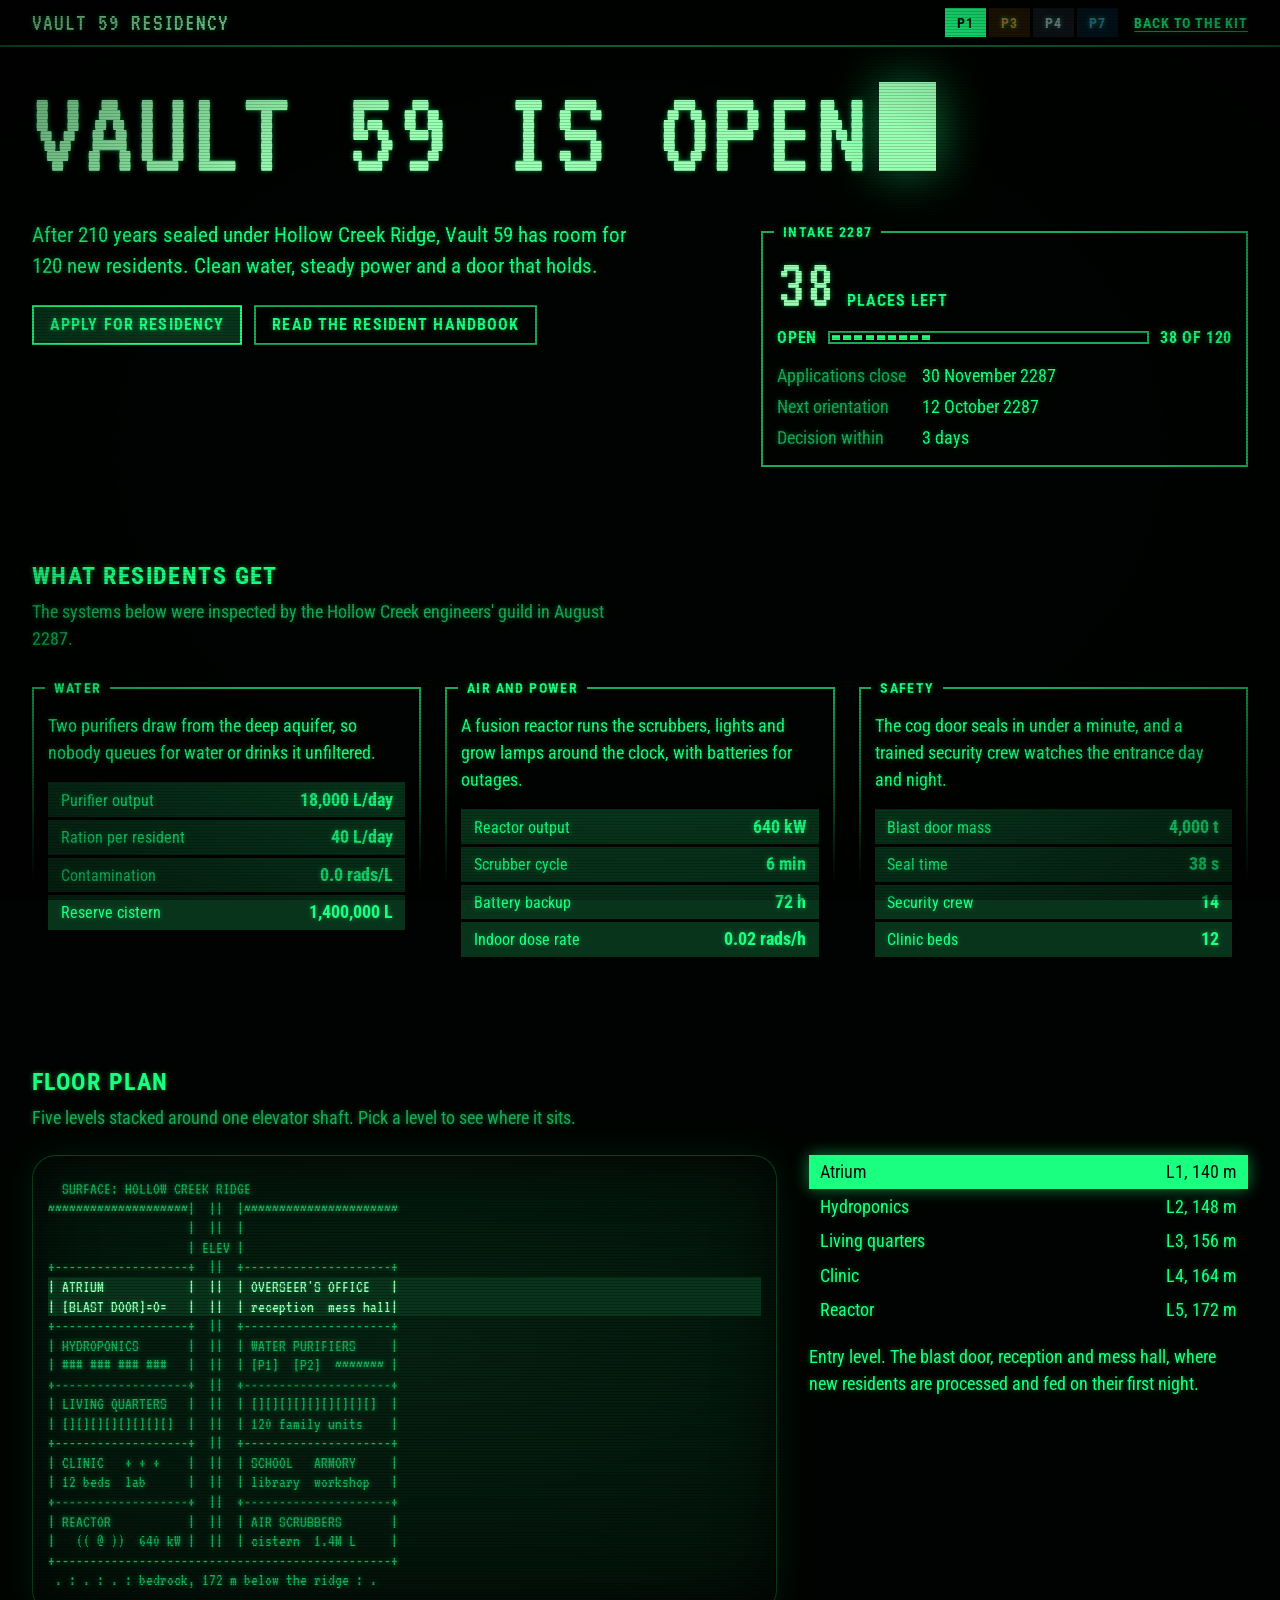
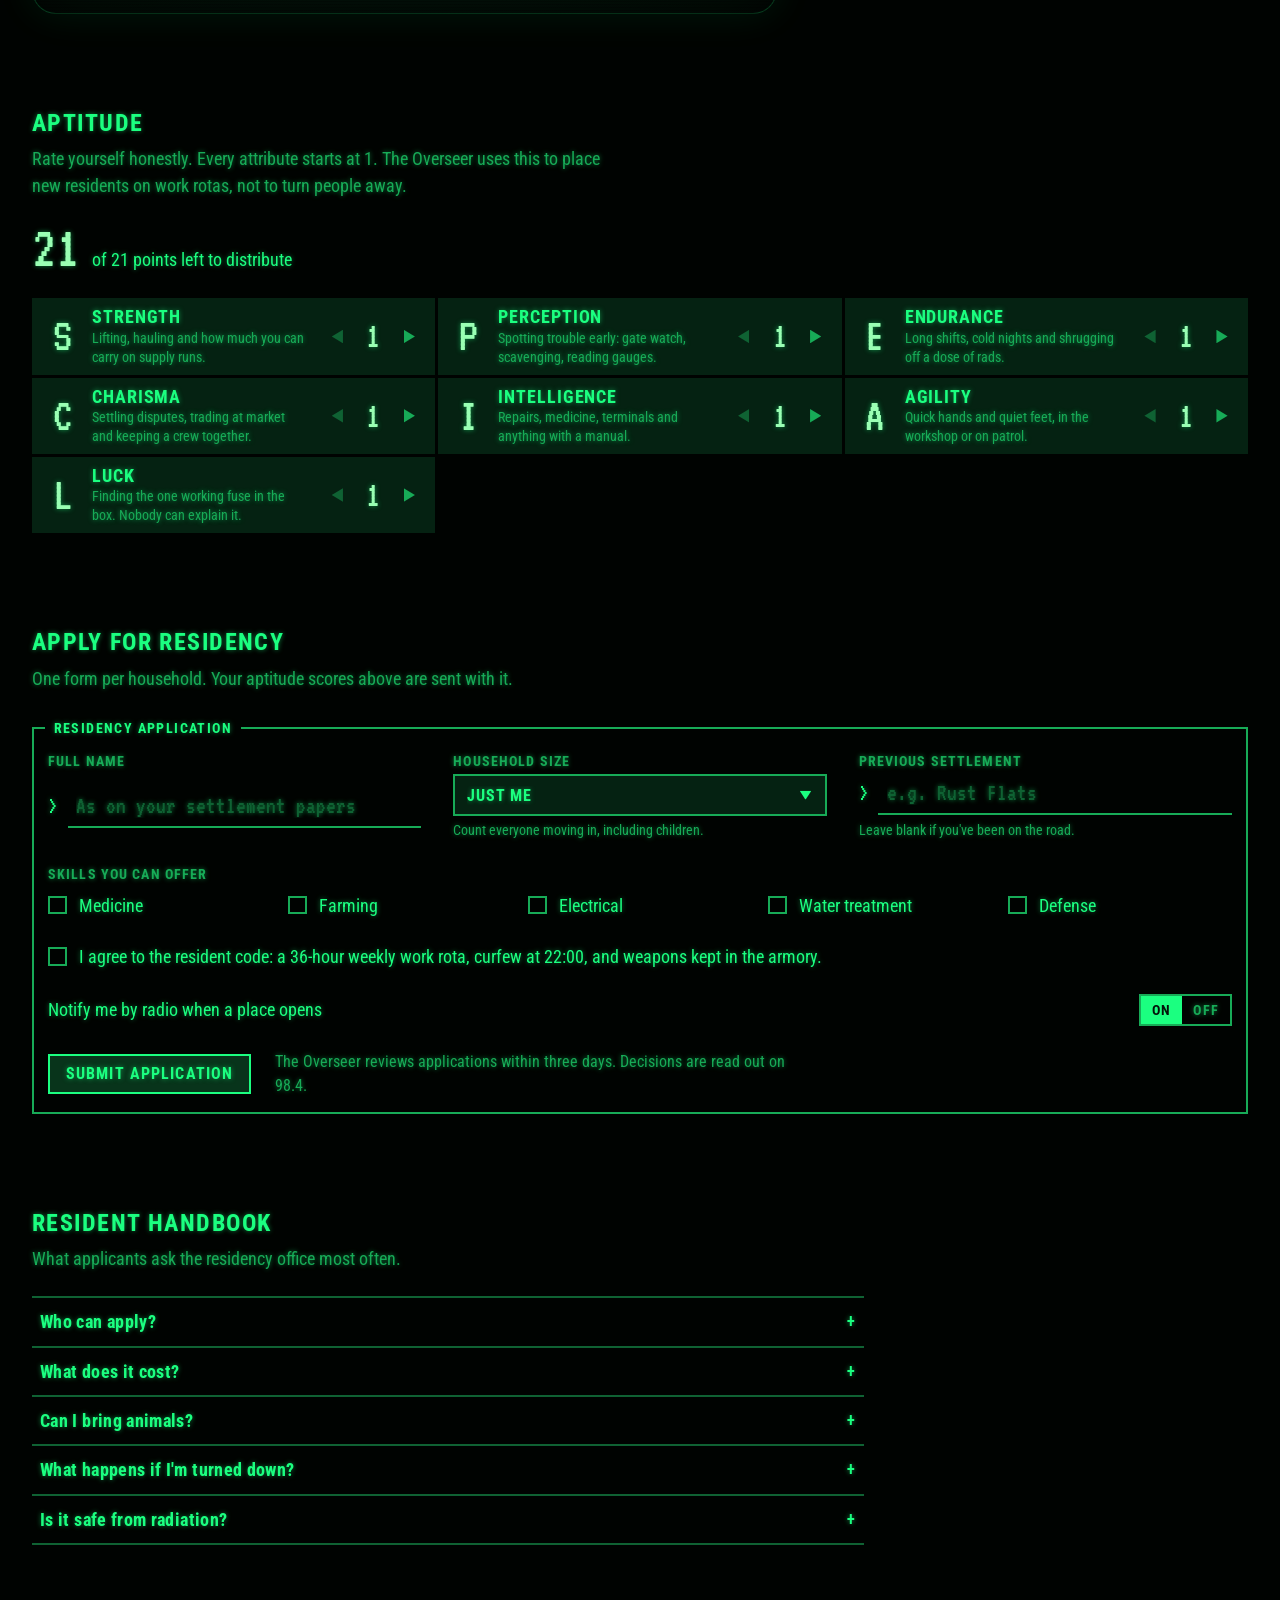
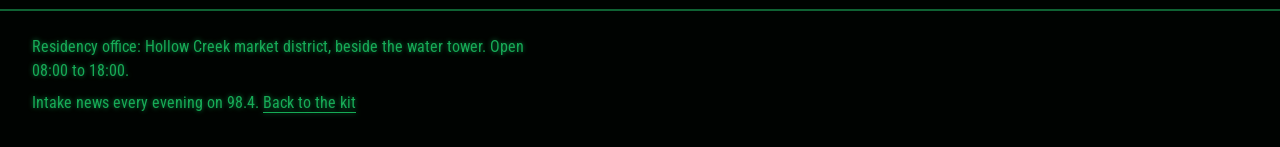
<file: examples/vault-59.html>
<!doctype html>
<html lang="en">
<head>
<meta charset="utf-8">
<meta name="viewport" content="width=device-width, initial-scale=1, viewport-fit=cover">
<title>Vault 59 Residency</title>
<link rel="stylesheet" href="../css/pipboy.css">
<script src="../js/pipboy.js" defer></script>
<style>
  /* Layout: slim sticky bar, then one column of sections; the hero headline is the only loud thing. */
  html { scroll-padding-top: 5.5rem; }
  @media (prefers-reduced-motion: no-preference) { html { scroll-behavior: smooth; } }
  body { --pip-toast-top: 4.75rem; }

  /* Top bar */
  .v59-top {
    position: sticky;
    top: env(safe-area-inset-top, 0px);
    z-index: 50;
    background: var(--void);
    border-bottom: var(--line) solid var(--phos-low);
  }
  .v59-top__inner {
    display: flex;
    flex-wrap: wrap;
    align-items: center;
    justify-content: space-between;
    gap: var(--s-2) var(--s-4);
    padding-block: var(--s-2);
  }
  .v59-brand {
    font: 400 var(--t-24)/1 var(--font-term);
    letter-spacing: .04em;
    text-transform: uppercase;
    text-decoration: none;
    color: var(--phos-hi);
  }
  .v59-top__tools { display: flex; flex-wrap: wrap; align-items: center; gap: var(--s-2) var(--s-4); }
  .v59-back { font: 700 var(--t-14)/1 var(--font-ui); letter-spacing: .06em; text-transform: uppercase; }
  @media (max-width: 30rem) {
    .v59-top .pip-segmented > button { padding: .45em .6em; }
  }

  /* Page rhythm */
  .v59-main {
    display: flex;
    flex-direction: column;
    gap: clamp(var(--s-7), 8vw, 6rem);
    padding-block: var(--s-6) var(--s-8);
  }
  .v59-section { display: grid; gap: var(--s-5); }
  .v59-head { display: grid; gap: var(--s-2); }
  .v59-head p { color: var(--phos-dim); }

  /* Hero */
  .v59-hero { display: grid; gap: var(--s-6); }
  .v59-hero__title { margin: 0; }
  .v59-hero__title .pip-cursor { width: .45em; height: .7em; vertical-align: 0; margin-left: .08em; }
  .v59-hero__grid {
    display: grid;
    grid-template-columns: minmax(0, 1.4fr) minmax(0, 1fr);
    gap: var(--s-6) var(--s-7);
    align-items: start;
  }
  .v59-hero__copy { display: grid; gap: var(--s-5); min-width: 0; }
  @media (max-width: 48rem) { .v59-hero__grid { grid-template-columns: minmax(0, 1fr); } }

  .v59-intake__body { display: grid; gap: var(--s-4); }
  .v59-intake__count { display: flex; align-items: baseline; gap: var(--s-3); max-width: none; }
  .v59-intake__num {
    min-width: 2ch;
    font: 400 var(--t-72)/.8 var(--font-term);
    font-variant-numeric: tabular-nums;
    color: var(--phos-hi);
  }
  .v59-intake__unit { font: 700 var(--t-16)/1.2 var(--font-ui); letter-spacing: .06em; text-transform: uppercase; }

  /* Provisions */
  .v59-provisions {
    display: grid;
    grid-template-columns: repeat(auto-fit, minmax(min(100%, 17rem), 1fr));
    gap: var(--s-5);
  }
  .v59-provision__body { display: grid; gap: var(--s-4); }

  /* Floor plan */
  .v59-plan {
    display: grid;
    grid-template-columns: minmax(0, 1.7fr) minmax(0, 1fr);
    gap: var(--s-5) var(--s-6);
    align-items: start;
  }
  @media (max-width: 56rem) { .v59-plan { grid-template-columns: minmax(0, 1fr); } }
  .v59-screen { min-width: 0; padding: var(--s-5) var(--s-4); }
  .v59-schematic {
    color: var(--phos-dim);
    font-size: clamp(.68rem, 2.15vw, 1.0625rem);
    line-height: 1.15;
  }
  .v59-schematic span { display: block; width: max-content; min-width: 100%; }
  .v59-level.is-active { background: var(--phos-fill); color: var(--phos-hi); }
  .v59-plan__side { display: grid; gap: var(--s-4); min-width: 0; }
  .v59-plan__desc { min-height: 4.5em; }

  /* Aptitude */
  .v59-points { display: flex; flex-wrap: wrap; align-items: baseline; gap: var(--s-2) var(--s-3); max-width: none; }
  .v59-points__num {
    min-width: 2ch;
    font: 400 var(--t-60)/.85 var(--font-term);
    font-variant-numeric: tabular-nums;
    color: var(--phos-hi);
  }
  .v59-special {
    display: grid;
    grid-template-columns: repeat(auto-fit, minmax(min(100%, 22rem), 1fr));
    gap: var(--gap);
  }
  .v59-special__row {
    display: grid;
    grid-template-columns: 2.25rem minmax(0, 1fr) auto;
    grid-template-areas: "letter name step" "letter desc step";
    align-items: center;
    column-gap: var(--s-3);
    padding: var(--s-2) var(--s-2) var(--s-2) var(--s-3);
    background: var(--phos-wash);
  }
  .v59-special__letter {
    grid-area: letter;
    font: 400 var(--t-48)/1 var(--font-term);
    text-align: center;
    color: var(--phos-hi);
  }
  .v59-special__name { grid-area: name; }
  .v59-special__desc { grid-area: desc; font-size: var(--t-14); line-height: 1.35; color: var(--phos-dim); }
  .v59-special__row .pip-stepper { grid-area: step; }

  /* Application form */
  .v59-form { display: grid; gap: var(--s-5); }
  .v59-form__grid {
    display: grid;
    grid-template-columns: repeat(auto-fit, minmax(min(100%, 16rem), 1fr));
    gap: var(--s-5) var(--s-6);
  }
  .v59-skills {
    display: grid;
    grid-template-columns: repeat(auto-fit, minmax(min(100%, 11rem), 1fr));
    gap: var(--s-2) var(--s-4);
  }
  .v59-agree { align-items: flex-start; }
  .v59-agree .pip-check__box { margin-top: .25em; }
  .v59-switch-row { display: flex; flex-wrap: wrap; align-items: center; justify-content: space-between; gap: var(--s-3); }
  .v59-form__foot { display: flex; flex-wrap: wrap; align-items: center; gap: var(--s-3) var(--s-5); }
  .v59-form__foot p { font-size: var(--t-16); color: var(--phos-dim); }
  .v59-summary ul { margin-top: var(--s-1); }
  .v59-summary:focus { outline: 2px solid var(--phos); outline-offset: 3px; }

  /* Handbook */
  .v59-faq { max-width: 52rem; }

  /* Footer */
  .v59-foot { border-top: var(--line) solid var(--phos-low); padding-block: var(--s-5) var(--s-6); }
  .v59-foot__inner { display: grid; gap: var(--s-2); font-size: var(--t-16); color: var(--phos-dim); }
</style>
</head>
<body class="pip pip-page">

<header class="v59-top">
  <div class="pip-container v59-top__inner">
    <a class="v59-brand" href="#top">Vault 59 Residency</a>
    <div class="v59-top__tools">
      <div class="pip-segmented" role="radiogroup" aria-label="Screen tube" data-pip-phosphor-switch>
        <button type="button" role="radio" value="p1" data-phosphor="p1">P1</button>
        <button type="button" role="radio" value="p3" data-phosphor="p3">P3</button>
        <button type="button" role="radio" value="p4" data-phosphor="p4">P4</button>
        <button type="button" role="radio" value="p7" data-phosphor="p7">P7</button>
      </div>
      <a class="v59-back" href="../index.html">Back to the kit</a>
    </div>
  </div>
</header>

<main class="v59-main" id="top">

  <!-- Hero -->
  <section class="pip-container v59-hero" aria-labelledby="v59-title">
    <h1 class="pip-display v59-hero__title" id="v59-title">Vault 59 is open<span class="pip-cursor" aria-hidden="true"></span></h1>
    <div class="v59-hero__grid">
      <div class="v59-hero__copy">
        <p class="pip-lede">After 210 years sealed under Hollow Creek Ridge, Vault 59 has room for 120 new residents. Clean water, steady power and a door that holds.</p>
        <div class="pip-row">
          <a class="pip-btn pip-btn--primary" href="#apply">Apply for residency</a>
          <a class="pip-btn" href="#handbook">Read the resident handbook</a>
        </div>
      </div>
      <aside class="pip-panel pip-panel--closed" aria-labelledby="v59-intake-title">
        <h2 class="pip-panel__title" id="v59-intake-title">Intake 2287</h2>
        <div class="v59-intake__body">
          <p class="v59-intake__count">
            <span class="v59-intake__num" id="v59-places-num">38</span>
            <span class="v59-intake__unit">places left</span>
          </p>
          <div class="pip-meter pip-meter--seg" id="v59-places" role="meter" aria-label="Places remaining"
               aria-valuenow="38" aria-valuemin="0" aria-valuemax="120" aria-valuetext="38 of 120 places left">
            <span class="pip-meter__label">Open</span>
            <span class="pip-meter__track"><span class="pip-meter__fill"></span></span>
            <span class="pip-meter__value" data-format="{value} of {max}">38 of 120</span>
          </div>
          <dl class="pip-dl">
            <dt>Applications close</dt><dd>30 November 2287</dd>
            <dt>Next orientation</dt><dd>12 October 2287</dd>
            <dt>Decision within</dt><dd>3 days</dd>
          </dl>
        </div>
      </aside>
    </div>
  </section>

  <!-- What residents get -->
  <section class="pip-container v59-section" aria-labelledby="v59-provisions-title">
    <div class="v59-head">
      <h2 id="v59-provisions-title">What residents get</h2>
      <p>The systems below were inspected by the Hollow Creek engineers' guild in August 2287.</p>
    </div>
    <div class="v59-provisions">
      <section class="pip-panel" aria-labelledby="v59-water">
        <h3 class="pip-panel__title" id="v59-water">Water</h3>
        <div class="v59-provision__body">
          <p>Two purifiers draw from the deep aquifer, so nobody queues for water or drinks it unfiltered.</p>
          <dl class="pip-readout">
            <div><dt>Purifier output</dt><dd>18,000 L/day</dd></div>
            <div><dt>Ration per resident</dt><dd>40 L/day</dd></div>
            <div><dt>Contamination</dt><dd>0.0 rads/L</dd></div>
            <div><dt>Reserve cistern</dt><dd>1,400,000 L</dd></div>
          </dl>
        </div>
      </section>
      <section class="pip-panel" aria-labelledby="v59-air">
        <h3 class="pip-panel__title" id="v59-air">Air and power</h3>
        <div class="v59-provision__body">
          <p>A fusion reactor runs the scrubbers, lights and grow lamps around the clock, with batteries for outages.</p>
          <dl class="pip-readout">
            <div><dt>Reactor output</dt><dd>640 kW</dd></div>
            <div><dt>Scrubber cycle</dt><dd>6 min</dd></div>
            <div><dt>Battery backup</dt><dd>72 h</dd></div>
            <div><dt>Indoor dose rate</dt><dd>0.02 rads/h</dd></div>
          </dl>
        </div>
      </section>
      <section class="pip-panel" aria-labelledby="v59-safety">
        <h3 class="pip-panel__title" id="v59-safety">Safety</h3>
        <div class="v59-provision__body">
          <p>The cog door seals in under a minute, and a trained security crew watches the entrance day and night.</p>
          <dl class="pip-readout">
            <div><dt>Blast door mass</dt><dd>4,000 t</dd></div>
            <div><dt>Seal time</dt><dd>38 s</dd></div>
            <div><dt>Security crew</dt><dd>14</dd></div>
            <div><dt>Clinic beds</dt><dd>12</dd></div>
          </dl>
        </div>
      </section>
    </div>
  </section>

  <!-- Floor plan -->
  <section class="pip-container v59-section" aria-labelledby="v59-plan-title">
    <div class="v59-head">
      <h2 id="v59-plan-title">Floor plan</h2>
      <p>Five levels stacked around one elevator shaft. Pick a level to see where it sits.</p>
    </div>
    <div class="v59-plan">
      <div class="pip-crt v59-screen">
<pre class="v59-schematic" id="v59-schematic" aria-hidden="true"><span>  SURFACE: HOLLOW CREEK RIDGE</span><span>~~~~~~~~~~~~~~~~~~~~|  ||  |~~~~~~~~~~~~~~~~~~~~~~</span><span>                    |  ||  |</span><span>                    | ELEV |</span><span>+-------------------+  ||  +---------------------+</span><span class="v59-level" data-level="atrium"><span>| ATRIUM            |  ||  | OVERSEER'S OFFICE   |</span><span>| [BLAST DOOR]=O=   |  ||  | reception  mess hall|</span></span><span>+-------------------+  ||  +---------------------+</span><span class="v59-level" data-level="hydroponics"><span>| HYDROPONICS       |  ||  | WATER PURIFIERS     |</span><span>| ### ### ### ###   |  ||  | [P1]  [P2]  ~~~~~~~ |</span></span><span>+-------------------+  ||  +---------------------+</span><span class="v59-level" data-level="quarters"><span>| LIVING QUARTERS   |  ||  | [][][][][][][][][]  |</span><span>| [][][][][][][][]  |  ||  | 120 family units    |</span></span><span>+-------------------+  ||  +---------------------+</span><span class="v59-level" data-level="clinic"><span>| CLINIC   + + +    |  ||  | SCHOOL   ARMORY     |</span><span>| 12 beds  lab      |  ||  | library  workshop   |</span></span><span>+-------------------+  ||  +---------------------+</span><span class="v59-level" data-level="reactor"><span>| REACTOR           |  ||  | AIR SCRUBBERS       |</span><span>|   (( @ ))  640 kW |  ||  | cistern  1.4M L     |</span></span><span>+------------------------------------------------+</span><span> . : . : . : bedrock, 172 m below the ridge : .</span></pre>
      </div>
      <div class="v59-plan__side">
        <ul class="pip-list" role="listbox" aria-label="Vault levels" data-pip-list id="v59-levels">
          <li role="option" aria-selected="true" data-level="atrium">Atrium<span class="pip-list__meta">L1, 140 m</span></li>
          <li role="option" data-level="hydroponics">Hydroponics<span class="pip-list__meta">L2, 148 m</span></li>
          <li role="option" data-level="quarters">Living quarters<span class="pip-list__meta">L3, 156 m</span></li>
          <li role="option" data-level="clinic">Clinic<span class="pip-list__meta">L4, 164 m</span></li>
          <li role="option" data-level="reactor">Reactor<span class="pip-list__meta">L5, 172 m</span></li>
        </ul>
        <p class="v59-plan__desc" id="v59-level-desc" aria-live="polite">Entry level. The blast door, reception and mess hall, where new residents are processed and fed on their first night.</p>
      </div>
    </div>
  </section>

  <!-- Aptitude -->
  <section class="pip-container v59-section" id="v59-special-section" aria-labelledby="v59-special-title">
    <div class="v59-head">
      <h2 id="v59-special-title">Aptitude</h2>
      <p>Rate yourself honestly. Every attribute starts at 1. The Overseer uses this to place new residents on work rotas, not to turn people away.</p>
    </div>
    <p class="v59-points" aria-live="polite">
      <span class="v59-points__num" id="v59-points-left">21</span>
      <span id="v59-points-label">of 21 points left to distribute</span>
    </p>
    <p class="pip-field__error" id="v59-special-error" hidden></p>
    <div class="v59-special" id="v59-special" tabindex="-1">
      <div class="v59-special__row">
        <span class="v59-special__letter" aria-hidden="true">S</span>
        <h3 class="v59-special__name" id="sp-s">Strength</h3>
        <p class="v59-special__desc">Lifting, hauling and how much you can carry on supply runs.</p>
        <div class="pip-stepper" data-pip-stepper data-min="1" data-max="10" data-value="1" role="group" aria-labelledby="sp-s">
          <button type="button" class="pip-arrow" aria-label="Lower Strength"></button>
          <output>1</output>
          <button type="button" class="pip-arrow pip-arrow--next" aria-label="Raise Strength"></button>
        </div>
      </div>
      <div class="v59-special__row">
        <span class="v59-special__letter" aria-hidden="true">P</span>
        <h3 class="v59-special__name" id="sp-p">Perception</h3>
        <p class="v59-special__desc">Spotting trouble early: gate watch, scavenging, reading gauges.</p>
        <div class="pip-stepper" data-pip-stepper data-min="1" data-max="10" data-value="1" role="group" aria-labelledby="sp-p">
          <button type="button" class="pip-arrow" aria-label="Lower Perception"></button>
          <output>1</output>
          <button type="button" class="pip-arrow pip-arrow--next" aria-label="Raise Perception"></button>
        </div>
      </div>
      <div class="v59-special__row">
        <span class="v59-special__letter" aria-hidden="true">E</span>
        <h3 class="v59-special__name" id="sp-e">Endurance</h3>
        <p class="v59-special__desc">Long shifts, cold nights and shrugging off a dose of rads.</p>
        <div class="pip-stepper" data-pip-stepper data-min="1" data-max="10" data-value="1" role="group" aria-labelledby="sp-e">
          <button type="button" class="pip-arrow" aria-label="Lower Endurance"></button>
          <output>1</output>
          <button type="button" class="pip-arrow pip-arrow--next" aria-label="Raise Endurance"></button>
        </div>
      </div>
      <div class="v59-special__row">
        <span class="v59-special__letter" aria-hidden="true">C</span>
        <h3 class="v59-special__name" id="sp-c">Charisma</h3>
        <p class="v59-special__desc">Settling disputes, trading at market and keeping a crew together.</p>
        <div class="pip-stepper" data-pip-stepper data-min="1" data-max="10" data-value="1" role="group" aria-labelledby="sp-c">
          <button type="button" class="pip-arrow" aria-label="Lower Charisma"></button>
          <output>1</output>
          <button type="button" class="pip-arrow pip-arrow--next" aria-label="Raise Charisma"></button>
        </div>
      </div>
      <div class="v59-special__row">
        <span class="v59-special__letter" aria-hidden="true">I</span>
        <h3 class="v59-special__name" id="sp-i">Intelligence</h3>
        <p class="v59-special__desc">Repairs, medicine, terminals and anything with a manual.</p>
        <div class="pip-stepper" data-pip-stepper data-min="1" data-max="10" data-value="1" role="group" aria-labelledby="sp-i">
          <button type="button" class="pip-arrow" aria-label="Lower Intelligence"></button>
          <output>1</output>
          <button type="button" class="pip-arrow pip-arrow--next" aria-label="Raise Intelligence"></button>
        </div>
      </div>
      <div class="v59-special__row">
        <span class="v59-special__letter" aria-hidden="true">A</span>
        <h3 class="v59-special__name" id="sp-a">Agility</h3>
        <p class="v59-special__desc">Quick hands and quiet feet, in the workshop or on patrol.</p>
        <div class="pip-stepper" data-pip-stepper data-min="1" data-max="10" data-value="1" role="group" aria-labelledby="sp-a">
          <button type="button" class="pip-arrow" aria-label="Lower Agility"></button>
          <output>1</output>
          <button type="button" class="pip-arrow pip-arrow--next" aria-label="Raise Agility"></button>
        </div>
      </div>
      <div class="v59-special__row">
        <span class="v59-special__letter" aria-hidden="true">L</span>
        <h3 class="v59-special__name" id="sp-l">Luck</h3>
        <p class="v59-special__desc">Finding the one working fuse in the box. Nobody can explain it.</p>
        <div class="pip-stepper" data-pip-stepper data-min="1" data-max="10" data-value="1" role="group" aria-labelledby="sp-l">
          <button type="button" class="pip-arrow" aria-label="Lower Luck"></button>
          <output>1</output>
          <button type="button" class="pip-arrow pip-arrow--next" aria-label="Raise Luck"></button>
        </div>
      </div>
    </div>
  </section>

  <!-- Application -->
  <section class="pip-container v59-section" id="apply" aria-labelledby="v59-apply-title">
    <div class="v59-head">
      <h2 id="v59-apply-title">Apply for residency</h2>
      <p>One form per household. Your aptitude scores above are sent with it.</p>
    </div>
    <div class="pip-panel pip-panel--closed">
      <h3 class="pip-panel__title">Residency application</h3>
      <form class="v59-form" id="v59-form" novalidate>
        <div class="pip-alert pip-alert--caution v59-summary" id="v59-summary" tabindex="-1" hidden>
          <span class="pip-alert__icon" aria-hidden="true">!</span>
          <p class="pip-alert__title" id="v59-summary-title">Fix these before you submit</p>
          <div class="pip-alert__body"><ul id="v59-summary-list"></ul></div>
        </div>

        <div class="v59-form__grid">
          <div class="pip-field">
            <label class="pip-field__label" for="app-name">Full name</label>
            <span class="pip-prompt"><input class="pip-input" id="app-name" name="name" autocomplete="name" placeholder="As on your settlement papers" aria-describedby="app-name-error"></span>
            <p class="pip-field__error" id="app-name-error" hidden></p>
          </div>
          <div class="pip-field">
            <label class="pip-field__label" for="app-household">Household size</label>
            <span class="pip-select">
              <select id="app-household" name="household">
                <option value="1">Just me</option>
                <option value="2">2 people</option>
                <option value="3">3 people</option>
                <option value="4">4 people</option>
                <option value="5">5 or more</option>
              </select>
            </span>
            <p class="pip-field__help">Count everyone moving in, including children.</p>
          </div>
          <div class="pip-field">
            <label class="pip-field__label" for="app-settlement">Previous settlement</label>
            <span class="pip-prompt"><input class="pip-input" id="app-settlement" name="settlement" placeholder="e.g. Rust Flats"></span>
            <p class="pip-field__help">Leave blank if you've been on the road.</p>
          </div>
        </div>

        <fieldset class="pip-fieldset">
          <legend class="pip-field__label">Skills you can offer</legend>
          <div class="v59-skills">
            <label class="pip-check"><input type="checkbox" name="skills" value="medicine"><span class="pip-check__box"></span>Medicine</label>
            <label class="pip-check"><input type="checkbox" name="skills" value="farming"><span class="pip-check__box"></span>Farming</label>
            <label class="pip-check"><input type="checkbox" name="skills" value="electrical"><span class="pip-check__box"></span>Electrical</label>
            <label class="pip-check"><input type="checkbox" name="skills" value="water"><span class="pip-check__box"></span>Water treatment</label>
            <label class="pip-check"><input type="checkbox" name="skills" value="defense"><span class="pip-check__box"></span>Defense</label>
          </div>
        </fieldset>

        <div class="pip-field">
          <label class="pip-check v59-agree">
            <input type="checkbox" id="app-code" name="code" aria-describedby="app-code-error">
            <span class="pip-check__box"></span>
            <span>I agree to the resident code: a 36-hour weekly work rota, curfew at 22:00, and weapons kept in the armory.</span>
          </label>
          <p class="pip-field__error" id="app-code-error" hidden></p>
        </div>

        <div class="v59-switch-row">
          <span id="v59-notify-label">Notify me by radio when a place opens</span>
          <button type="button" class="pip-toggle" role="switch" aria-checked="true" aria-labelledby="v59-notify-label" id="v59-notify"><span>On</span><span>Off</span></button>
        </div>

        <div class="v59-form__foot">
          <button type="submit" class="pip-btn pip-btn--primary">Submit application</button>
          <p>The Overseer reviews applications within three days. Decisions are read out on 98.4.</p>
        </div>
      </form>
    </div>
  </section>

  <!-- Handbook -->
  <section class="pip-container v59-section" id="handbook" aria-labelledby="v59-handbook-title">
    <div class="v59-head">
      <h2 id="v59-handbook-title">Resident handbook</h2>
      <p>What applicants ask the residency office most often.</p>
    </div>
    <div class="v59-faq">
      <details class="pip-disclosure">
        <summary>Who can apply?</summary>
        <div class="pip-disclosure__body"><p>Anyone 16 or older who passes the clinic's intake exam. Families apply together on one form. Children under 16 move in with a parent or guardian and start at the vault school the following week.</p></div>
      </details>
      <details class="pip-disclosure">
        <summary>What does it cost?</summary>
        <div class="pip-disclosure__body"><p>No caps. Every adult works a 36-hour weekly rota in hydroponics, maintenance, the clinic or security. Applicants with medical, electrical or water skills are placed first.</p></div>
      </details>
      <details class="pip-disclosure">
        <summary>Can I bring animals?</summary>
        <div class="pip-disclosure__body"><p>One dog or cat per household, checked and vaccinated at intake. Brahmin and other livestock stay with the Hollow Creek herders on the surface. The vault buys their milk and meat at market rate.</p></div>
      </details>
      <details class="pip-disclosure">
        <summary>What happens if I'm turned down?</summary>
        <div class="pip-disclosure__body"><p>You get the reason in writing and can reapply after 60 days. Most refusals are for untreated illness. The clinic will treat you first, then fast-track your next application.</p></div>
      </details>
      <details class="pip-disclosure">
        <summary>Is it safe from radiation?</summary>
        <div class="pip-disclosure__body"><p>The top level sits 140 metres under the ridge. Surface air passes three filter stages, and the indoor dose rate is 0.02 rads per hour, lower than Hollow Creek's market square. Every resident wears a dosimeter badge.</p></div>
      </details>
    </div>
  </section>

</main>

<footer class="v59-foot">
  <div class="pip-container v59-foot__inner">
    <p>Residency office: Hollow Creek market district, beside the water tower. Open 08:00 to 18:00.</p>
    <p>Intake news every evening on 98.4. <a href="../index.html">Back to the kit</a></p>
  </div>
</footer>

<script>
document.addEventListener("DOMContentLoaded", () => {
  /* Floor plan: the selected level lights up in the schematic. */
  const LEVELS = {
    atrium: "Entry level. The blast door, reception and mess hall, where new residents are processed and fed on their first night.",
    hydroponics: "Four grow bays keep the vault in corn, tato and mutfruit all year. The two purifiers on this level supply every tap below it.",
    quarters: "120 family units with their own washrooms around a shared common room. Households from the same intake week are housed together.",
    clinic: "A 12-bed clinic with a doctor on call, plus the school, library, workshop and armory. Intake exams happen here.",
    reactor: "The reactor, air scrubbers and the 1.4-million-litre cistern. Only trained maintenance crews have access."
  };
  const levels = document.getElementById("v59-levels");
  const schematic = document.getElementById("v59-schematic");
  const levelDesc = document.getElementById("v59-level-desc");
  const showLevel = (option) => {
    if (!option) return;
    const id = option.dataset.level;
    schematic.querySelectorAll(".v59-level").forEach((span) =>
      span.classList.toggle("is-active", span.dataset.level === id));
    levelDesc.textContent = LEVELS[id];
  };
  levels.addEventListener("pip:select", (e) => showLevel(e.detail.option));
  showLevel(levels.querySelector('[aria-selected="true"]'));

  /* Aptitude: 21 points over seven attributes that start at 1. */
  const POINTS = 21;
  const steppers = [...document.querySelectorAll("#v59-special [data-pip-stepper]")];
  const pointsLeft = document.getElementById("v59-points-left");
  const pointsLabel = document.getElementById("v59-points-label");
  const remaining = () => POINTS - steppers.reduce((sum, s) => sum + Number(s.dataset.value) - 1, 0);

  const updatePoints = () => {
    const left = remaining();
    pointsLeft.textContent = left;
    pointsLabel.textContent = left === 1 ? "point left to distribute" : `of ${POINTS} points left to distribute`;
    if (left === 0) pointsLabel.textContent = "points left. Every point is placed.";
    steppers.forEach((s) => {
      s.toggleAttribute("data-lock-inc", left <= 0);
      s.pipRender();
    });
    if (submitted) validate();
  };
  steppers.forEach((s) => s.addEventListener("pip:change", updatePoints));

  /* Application form */
  const form = document.getElementById("v59-form");
  const nameInput = document.getElementById("app-name");
  const code = document.getElementById("app-code");
  const notify = document.getElementById("v59-notify");
  const summary = document.getElementById("v59-summary");
  const summaryTitle = document.getElementById("v59-summary-title");
  const summaryList = document.getElementById("v59-summary-list");
  const meter = document.getElementById("v59-places");
  const placesNum = document.getElementById("v59-places-num");
  let submitted = false;

  const setError = (id, message) => {
    const el = document.getElementById(id);
    el.textContent = message || "";
    el.hidden = !message;
  };

  const validate = () => {
    const problems = [];

    const name = nameInput.value.trim();
    const nameOk = name.length >= 2 && name.length <= 24;
    nameInput.setAttribute("aria-invalid", String(!nameOk));
    setError("app-name-error", nameOk ? "" : "Enter a name between 2 and 24 characters.");
    if (!nameOk) problems.push(["app-name", "Add your full name, 2 to 24 characters."]);

    const left = remaining();
    setError("v59-special-error", left === 0 ? "" : `Place all 21 points before you apply. ${left} left.`);
    if (left !== 0) problems.push(["v59-special", `Place the last ${left} aptitude point${left === 1 ? "" : "s"}.`]);

    setError("app-code-error", code.checked ? "" : "Agree to the resident code to apply.");
    if (!code.checked) problems.push(["app-code", "Agree to the resident code."]);

    summaryList.replaceChildren(...problems.map(([target, text]) => {
      const li = document.createElement("li");
      const a = Object.assign(document.createElement("a"), { href: "#" + target, textContent: text });
      a.dataset.target = target;
      li.append(a);
      return li;
    }));
    summaryTitle.textContent = problems.length === 1 ? "Fix 1 thing before you submit" : `Fix ${problems.length} things before you submit`;
    summary.hidden = problems.length === 0;
    return problems;
  };

  summary.addEventListener("click", (e) => {
    const link = e.target.closest("a[data-target]");
    if (!link) return;
    e.preventDefault();
    const target = document.getElementById(link.dataset.target);
    target.scrollIntoView({ block: "center" });
    const focusable = target.matches("input, button, select") ? target : target.querySelector("button:not(:disabled)");
    (focusable || target).focus({ preventScroll: true });
  });

  nameInput.addEventListener("input", () => { if (submitted) validate(); });
  code.addEventListener("change", () => { if (submitted) validate(); });

  const clearErrors = () => {
    ["app-name-error", "v59-special-error", "app-code-error"].forEach((id) => setError(id, ""));
    nameInput.removeAttribute("aria-invalid");
    summary.hidden = true;
  };

  form.addEventListener("submit", async (e) => {
    e.preventDefault();
    submitted = true;
    if (validate().length) {
      summary.focus();
      return;
    }
    const ok = await Pip.confirm({
      title: "Submit application?",
      body: "The Overseer reviews applications within three days.",
      confirmLabel: "Submit application",
      cancelLabel: "Keep editing"
    });
    if (!ok) return;

    const ref = String(1000 + Math.floor(Math.random() * 9000));
    Pip.toast({ title: "Application submitted", body: "Reference V59-" + ref, icon: "V" });

    const places = Math.max(0, Number(meter.getAttribute("aria-valuenow")) - 1);
    Pip.setMeter(meter, places);
    meter.setAttribute("aria-valuetext", `${places} of 120 places left`);
    placesNum.textContent = places;

    form.reset();
    notify.setAttribute("aria-checked", "true");
    submitted = false;
    steppers.forEach((s) => s.pipSet(1));
    updatePoints();
    clearErrors();
  });

  updatePoints();
});
</script>
</body>
</html>
</file>
<file: css/pipboy.css>
@import url("https://fonts.googleapis.com/css2?family=Roboto+Condensed:wght@400;700&family=VT323&display=swap");

/* ==========================================================================
   PIP-OS INTERFACE KIT v1.0 — pipboy.css

   Every color on screen comes from two tokens: --phos (lit phosphor) and
   --tube (unlit glass). Swap the tube with data-phosphor="p1|p3|p4|p7" on
   <html>, or on any element to give that subtree its own tube.

   Contents
     1  Tokens and tubes          9  Lists and readouts
     2  Base                     10  Meters and status bar
     3  Layout                   11  Tables, tags, tooltips
     4  Screen effects           12  Panels and disclosures
     5  Buttons                  13  Alerts, toasts, dialogs, loaders
     6  Text fields              14  HUD: compass, map, scope, condition
     7  Choices                  15  Terminal and hacking
     8  Tabs and paging          16  Utilities and motion preferences
   ========================================================================== */


/* 1. Tokens and tubes ------------------------------------------------------ */

:root {
  color-scheme: dark;

  /* The tube. P1 green is the Pip-Boy default. */
  --phos: #1bff80;
  --tube: #03130a;
  --hazard: #ff5436;              /* damage, stolen goods, critical alerts */

  --font-ui: "Roboto Condensed", "Arial Narrow", "Liberation Sans Narrow", sans-serif;
  --font-term: "VT323", "Lucida Console", "Courier New", monospace;

  /* Classical scale: 12 14 16 18 21 24 36 48 60 72 */
  --t-12: .75rem;    --t-14: .875rem;  --t-16: 1rem;     --t-18: 1.125rem;
  --t-21: 1.3125rem; --t-24: 1.5rem;   --t-36: 2.25rem;  --t-48: 3rem;
  --t-60: 3.75rem;   --t-72: 4.5rem;

  --s-1: .25rem; --s-2: .5rem; --s-3: .75rem; --s-4: 1rem;
  --s-5: 1.5rem; --s-6: 2rem;  --s-7: 3rem;   --s-8: 4rem;

  --line: 2px;                    /* stroke weight of every rule and frame */
  --gap: 3px;                     /* seam between filled readout cells */
  --tube-radius: 1.5rem;
  --ease-crt: cubic-bezier(.2, .8, .2, 1);
}

/* Derived shades live on every tube scope so a nested tube recomputes them. */
:root, [data-phosphor] {
  --phos-hi:     color-mix(in oklab, var(--phos) 62%, #fff);
  --phos-dim:    color-mix(in oklab, var(--phos) 68%, var(--tube));
  --phos-low:    color-mix(in oklab, var(--phos) 38%, var(--tube));
  --phos-fill:   color-mix(in oklab, var(--phos) 17%, var(--tube));
  --phos-wash:   color-mix(in oklab, var(--phos) 8%, var(--tube));
  --void:        color-mix(in oklab, var(--tube) 50%, #000);
  --bezel:       color-mix(in oklab, var(--tube) 25%, #181814);
  --glow-c:      color-mix(in srgb, var(--phos) 50%, transparent);
  --glow:        0 0 .3em var(--glow-c);
  --glow-hazard: color-mix(in srgb, var(--hazard) 55%, transparent);
}

[data-phosphor="p1"] { --phos: #1bff80; --tube: #03130a; }   /* green, 525 nm */
[data-phosphor="p3"] { --phos: #ffb53d; --tube: #130b02; }   /* amber, 602 nm */
[data-phosphor="p4"] { --phos: #def0ff; --tube: #05080c; }   /* white */
[data-phosphor="p7"] { --phos: #46c8ff; --tube: #020b13; }   /* blue, 440 nm */

/* A nested tube repaints its own text and glow. */
[data-phosphor] { color: var(--phos); text-shadow: var(--glow); }


/* 2. Base ------------------------------------------------------------------ */

[hidden] { display: none !important; }

:root { scrollbar-color: var(--phos-dim) var(--void); }

.pip {
  margin: 0;
  background: var(--void);
  color: var(--phos);
  font: 400 var(--t-18)/1.5 var(--font-ui);
  text-shadow: var(--glow);
  -webkit-font-smoothing: antialiased;
  font-synthesis: none;
}

:where(.pip) *, :where(.pip) *::before, :where(.pip) *::after { box-sizing: border-box; }

:where(.pip) h1, .pip-h1 {
  margin: 0;
  font: 400 clamp(var(--t-48), 7vw, var(--t-72))/.92 var(--font-term);
  letter-spacing: .01em;
  text-transform: uppercase;
  text-wrap: balance;
  color: var(--phos-hi);
}
:where(.pip) h2, .pip-h2 {
  margin: 0;
  font: 700 var(--t-24)/1.15 var(--font-ui);
  letter-spacing: .06em;
  text-transform: uppercase;
  text-wrap: balance;
}
:where(.pip) h3, .pip-h3 {
  margin: 0;
  font: 700 var(--t-18)/1.25 var(--font-ui);
  letter-spacing: .05em;
  text-transform: uppercase;
  text-wrap: balance;
}
:where(.pip) h4, .pip-h4 {
  margin: 0;
  font: 700 var(--t-14)/1.3 var(--font-ui);
  letter-spacing: .08em;
  text-transform: uppercase;
  color: var(--phos-dim);
}
:where(.pip) p { margin: 0; max-width: 65ch; }
:where(.pip) ul, :where(.pip) ol { margin: 0; padding-left: 1.2em; }
:where(.pip) small { font-size: var(--t-14); }
:where(.pip) strong, :where(.pip) b { font-weight: 700; color: var(--phos-hi); }

.pip-lede { font-size: var(--t-21); line-height: 1.45; max-width: 60ch; }
.pip-display { font: 400 clamp(var(--t-60), 11vw, 8rem)/.85 var(--font-term); color: var(--phos-hi); text-transform: uppercase; }

:where(.pip) code, :where(.pip) samp { font-family: var(--font-term); font-size: 1.2em; line-height: 1; }
:where(.pip) pre { margin: 0; font: 400 var(--t-18)/1.25 var(--font-term); overflow-x: auto; }
:where(.pip) pre code { font-size: inherit; line-height: inherit; }
:where(.pip) kbd {
  display: inline-block;
  padding: .2em .4em;
  border: 1px solid currentColor;
  font: 700 .78em/1 var(--font-ui);
  letter-spacing: .04em;
  text-transform: uppercase;
}

:where(.pip) a {
  color: inherit;
  text-decoration: underline 1px var(--phos-dim);
  text-underline-offset: .22em;
}
:where(.pip) a:hover { background: var(--phos); color: var(--tube); text-shadow: none; text-decoration: none; }

:where(.pip) :focus-visible { outline: 2px solid var(--phos); outline-offset: 3px; }
:where(.pip) ::selection { background: var(--phos); color: var(--tube); text-shadow: none; }

:where(.pip) hr, .pip-rule {
  height: var(--line);
  margin: var(--s-5) 0;
  border: 0;
  background: linear-gradient(90deg, var(--phos-dim) 0 55%, transparent);
}


/* 3. Layout ---------------------------------------------------------------- */

.pip-container { width: min(100% - 2rem, var(--container, 76rem)); margin-inline: auto; }

.pip-stack { display: flex; flex-direction: column; gap: var(--stack-gap, var(--s-4)); }
.pip-row { display: flex; flex-wrap: wrap; align-items: center; gap: var(--row-gap, var(--s-3)); }

/* List on the left, detail on the right: the core Pip-Boy layout. */
.pip-split {
  display: grid;
  grid-template-columns: minmax(0, 1fr) minmax(0, 1fr);
  gap: var(--s-5) var(--s-6);
  align-items: start;
}
@media (max-width: 40rem) { .pip-split { grid-template-columns: minmax(0, 1fr); } }

/* A full device screen: tabs on top, body, status bar at the bottom. */
.pip-screen {
  display: grid;
  grid-template-rows: auto minmax(0, 1fr);
  gap: var(--s-3);
  height: 100%;
  padding: var(--s-4) clamp(var(--s-3), 3vw, var(--s-6));
}
.pip-screen__panel {
  display: grid;
  grid-template-rows: auto minmax(0, 1fr) auto;
  gap: var(--s-4);
  min-height: 0;
}
.pip-screen__body { min-height: 0; overflow: auto; scrollbar-width: thin; }


/* 4. Screen effects -------------------------------------------------------- */

/* The tube itself: curved-glass wash, vignette, scanlines, refresh band. */
.pip-crt {
  position: relative;
  isolation: isolate;
  overflow: hidden;
  border-radius: var(--tube-radius);
  background:
    radial-gradient(120% 90% at 50% 42%, var(--phos-wash) 0%, var(--tube) 62%,
      color-mix(in oklab, var(--tube) 55%, #000) 100%);
  box-shadow:
    inset 0 0 0 1px color-mix(in srgb, var(--phos) 22%, transparent),
    inset 0 0 3.5rem rgb(0 0 0 / .82),
    0 0 2.5rem color-mix(in srgb, var(--phos) 9%, transparent);
}
.pip-crt::before {
  content: "";
  position: absolute;
  inset: 0;
  z-index: 10;
  pointer-events: none;
  border-radius: inherit;
  background: repeating-linear-gradient(to bottom, transparent 0 2px, rgb(0 0 0 / .26) 2px 3px);
}
.pip-crt::after {
  content: "";
  position: absolute;
  inset: 0 0 auto;
  z-index: 11;
  height: 28%;
  pointer-events: none;
  background: linear-gradient(to bottom, transparent,
    color-mix(in srgb, var(--phos) 7%, transparent) 55%, transparent);
  transform: translateY(-100%);
  animation: pip-roll 8s linear infinite;
}
@keyframes pip-roll { to { transform: translateY(360%); } }

/* A dark metal ring around the glass, for hero-sized screens. */
.pip-crt--bezel {
  box-shadow:
    inset 0 0 0 1px color-mix(in srgb, var(--phos) 22%, transparent),
    inset 0 0 4rem rgb(0 0 0 / .85),
    0 0 0 .7rem var(--bezel),
    0 0 0 calc(.7rem + 1px) color-mix(in srgb, var(--phos) 16%, transparent),
    0 1.5rem 4rem rgb(0 0 0 / .65);
}

/* Fixed scanlines and vignette over a whole page. Put on <body>. */
.pip-page { min-height: 100vh; }
.pip-page::before,
.pip-page::after {
  content: "";
  position: fixed;
  inset: 0;
  pointer-events: none;
  z-index: 2147483000;
}
.pip-page::before { background: repeating-linear-gradient(to bottom, transparent 0 2px, rgb(0 0 0 / .17) 2px 3px); }
.pip-page::after { background: radial-gradient(ellipse at center, transparent 58%, rgb(0 0 0 / .5) 100%); }

/* The codemotion technique: scanlines that only darken lit pixels. */
.pip-scanlines {
  -webkit-mask-image: linear-gradient(to bottom, #0005 50%, #000 50%);
  mask-image: linear-gradient(to bottom, #0005 50%, #000 50%);
  -webkit-mask-size: 100% 3px;
  mask-size: 100% 3px;
}

.pip-flicker { animation: pip-flicker 5s steps(1, end) infinite; }
@keyframes pip-flicker {
  0% { opacity: 1; }  3% { opacity: .93; }  6% { opacity: 1; }
  41% { opacity: .97; }  43% { opacity: 1; }  77% { opacity: .95; }  78% { opacity: 1; }
}

.pip-blink { animation: pip-blink 1.05s steps(1, end) infinite; }
@keyframes pip-blink { 50% { opacity: 0; } }

.pip-cursor {
  display: inline-block;
  width: .55em;
  height: 1em;
  vertical-align: -.14em;
  background: currentColor;
  box-shadow: 0 0 .4em var(--glow-c);
  animation: pip-blink 1.05s steps(1, end) infinite;
}

/* Power on: dot, then a line, then the full picture. */
.pip-power-on { animation: pip-power-on 900ms var(--ease-crt) both; }
@keyframes pip-power-on {
  0%   { transform: scale(.03, .004); filter: brightness(6); }
  28%  { transform: scale(1, .004);   filter: brightness(4); }
  62%  { transform: scale(1, 1.015);  filter: brightness(1.6); }
  100% { transform: none;             filter: none; }
}
.pip-power-off { animation: pip-power-off 420ms ease-in both; }
@keyframes pip-power-off {
  0%   { transform: none; filter: none; }
  55%  { transform: scale(1, .004);   filter: brightness(4); }
  100% { transform: scale(0, .004);   filter: brightness(8); opacity: 0; }
}

/* Effect switches, set on <html> by Pip.setFx(). */
.pip-no-scan .pip-crt::before,
.pip-no-scan .pip-page::before { display: none; }
.pip-no-roll .pip-crt::after { display: none; }
.pip-no-glow, .pip-no-glow [data-phosphor] { --glow: none; }
.pip-no-flicker .pip-flicker { animation: none; }


/* 5. Buttons --------------------------------------------------------------- */

.pip-btn {
  --hold: 0;
  display: inline-flex;
  align-items: center;
  justify-content: center;
  gap: .55em;
  min-height: 2.5rem;
  padding: .5em 1em;
  border: var(--line) solid var(--phos-dim);
  border-radius: 0;
  background:
    linear-gradient(90deg, var(--phos-low) calc(var(--hold) * 100%), transparent 0) no-repeat,
    transparent;
  color: var(--phos);
  font: 700 var(--t-16)/1 var(--font-ui);
  letter-spacing: .07em;
  text-transform: uppercase;
  text-decoration: none;
  text-shadow: inherit;
  cursor: pointer;
  user-select: none;
}
.pip-btn:hover,
.pip-btn:focus-visible {
  background: var(--phos);
  border-color: var(--phos);
  color: var(--tube);
  text-shadow: none;
  box-shadow: 0 0 1rem var(--glow-c);
  outline: none;
}
.pip-btn:active { transform: translateY(1px); }
.pip-btn--primary { background-color: var(--phos-fill); border-color: var(--phos); }
.pip-btn--ghost { border-color: transparent; }
.pip-btn--danger { border-color: var(--hazard); color: var(--hazard); text-shadow: 0 0 .3em var(--glow-hazard); }
.pip-btn--danger:hover,
.pip-btn--danger:focus-visible { background: var(--hazard); border-color: var(--hazard); color: var(--tube); box-shadow: 0 0 1rem var(--glow-hazard); }
.pip-btn--small { min-height: 2rem; padding: .35em .7em; font-size: var(--t-14); }
.pip-btn:disabled,
.pip-btn[aria-disabled="true"] {
  border-style: dashed;
  border-color: var(--phos-low);
  background: transparent;
  color: var(--phos-low);
  box-shadow: none;
  text-shadow: none;
  cursor: not-allowed;
  transform: none;
}
.pip-btn kbd { font-size: .8em; }

/* Hold to confirm: the fill grows while held; release early to cancel. */
.pip-btn--hold:not(:disabled):hover,
.pip-btn--hold:not(:disabled):focus-visible {
  background:
    linear-gradient(90deg, var(--phos-low) calc(var(--hold) * 100%), var(--phos-fill) 0) no-repeat;
  color: var(--phos-hi);
  text-shadow: var(--glow);
}
.pip-btn--hold[data-done],
.pip-btn--hold[data-done]:hover { background: var(--phos); color: var(--tube); text-shadow: none; }


/* 6. Text fields ----------------------------------------------------------- */

.pip-field { display: grid; gap: var(--s-1); min-width: 0; }
.pip-field__label {
  font: 700 var(--t-14)/1.3 var(--font-ui);
  letter-spacing: .08em;
  text-transform: uppercase;
  color: var(--phos-dim);
}
.pip-field__help { font-size: var(--t-14); color: var(--phos-dim); }
.pip-field__error { font-size: var(--t-14); color: var(--hazard); text-shadow: 0 0 .3em var(--glow-hazard); }
.pip-field__error::before { content: "! "; font-weight: 700; }

.pip-input,
.pip-textarea {
  width: 100%;
  min-width: 0;
  padding: .2em .35em;
  border: 0;
  border-bottom: var(--line) solid var(--phos-dim);
  border-radius: 0;
  background: transparent;
  color: var(--phos);
  font: 400 var(--t-24)/1.2 var(--font-term);
  text-shadow: inherit;
  caret-color: var(--phos);
  caret-shape: block;
}
.pip-textarea {
  min-height: 6.5em;
  border: var(--line) solid var(--phos-low);
  font-size: var(--t-21);
  resize: vertical;
}
.pip-input::placeholder,
.pip-textarea::placeholder { color: var(--phos-low); opacity: 1; }
.pip-input:focus,
.pip-textarea:focus { outline: none; background: var(--phos-wash); border-color: var(--phos); }
.pip-input[aria-invalid="true"],
.pip-textarea[aria-invalid="true"] { border-color: var(--hazard); }

/* A terminal prompt: wrap an input to get the leading caret mark. */
.pip-prompt { display: flex; align-items: baseline; gap: .4em; font: 400 var(--t-24)/1.2 var(--font-term); }
.pip-prompt::before { content: ">"; }

.pip-select { position: relative; display: block; min-width: 0; }
.pip-select select {
  width: 100%;
  padding: .6em 2.4em .6em .75em;
  border: var(--line) solid var(--phos-dim);
  border-radius: 0;
  appearance: none;
  background: var(--phos-wash);
  color: var(--phos);
  font: 700 var(--t-16)/1.2 var(--font-ui);
  letter-spacing: .05em;
  text-transform: uppercase;
  text-shadow: inherit;
  cursor: pointer;
}
.pip-select::after {
  content: "";
  position: absolute;
  top: 50%;
  right: .85em;
  width: .65em;
  height: .5em;
  background: currentColor;
  clip-path: polygon(0 0, 100% 0, 50% 100%);
  transform: translateY(-50%);
  pointer-events: none;
}
.pip-select select:hover { border-color: var(--phos); }
.pip-select select:focus-visible { outline: 2px solid var(--phos); outline-offset: 2px; }
.pip-select option { background: var(--tube); color: var(--phos); }


/* 7. Choices --------------------------------------------------------------- */

.pip-check,
.pip-radio {
  position: relative;
  display: inline-flex;
  align-items: center;
  gap: .65em;
  cursor: pointer;
  user-select: none;
}
.pip-check input,
.pip-radio input {
  position: absolute;
  width: 1px;
  height: 1px;
  margin: 0;
  opacity: 0;
}
.pip-check__box,
.pip-radio__box {
  display: grid;
  place-items: center;
  flex: none;
  width: 1.05em;
  height: 1.05em;
  border: var(--line) solid var(--phos-dim);
}
.pip-radio__box { border-radius: 50%; }
.pip-check__box::after,
.pip-radio__box::after {
  content: "";
  width: .5em;
  height: .5em;
  background: var(--phos);
  box-shadow: 0 0 .4em var(--glow-c);
  transform: scale(0);
  transition: transform 90ms steps(2);
}
.pip-radio__box::after { border-radius: 50%; }
.pip-check:hover .pip-check__box,
.pip-radio:hover .pip-radio__box,
.pip-check input:checked + .pip-check__box,
.pip-radio input:checked + .pip-radio__box { border-color: var(--phos); }
.pip-check input:checked + .pip-check__box::after,
.pip-radio input:checked + .pip-radio__box::after { transform: none; }
.pip-check input:focus-visible + .pip-check__box,
.pip-radio input:focus-visible + .pip-radio__box { outline: 2px solid var(--phos); outline-offset: 3px; }
.pip-check:has(input:disabled),
.pip-radio:has(input:disabled) { color: var(--phos-low); cursor: not-allowed; }

.pip-fieldset { display: grid; gap: var(--s-2); margin: 0; padding: 0; border: 0; min-width: 0; }
.pip-fieldset > legend { padding: 0; margin-bottom: var(--s-2); }

/* ON/OFF switch. A <button role="switch" aria-checked> with two spans. */
.pip-toggle {
  display: inline-flex;
  padding: 0;
  border: var(--line) solid var(--phos-dim);
  background: none;
  color: var(--phos-dim);
  font: 700 var(--t-14)/1 var(--font-ui);
  letter-spacing: .08em;
  text-transform: uppercase;
  text-shadow: inherit;
  cursor: pointer;
}
.pip-toggle > span { padding: .5em .8em; }
.pip-toggle[aria-checked="true"] > :first-child,
.pip-toggle[aria-checked="false"] > :last-child { background: var(--phos); color: var(--tube); text-shadow: none; }
.pip-toggle:hover { border-color: var(--phos); }

/* One choice from a short set. Each button may carry its own data-phosphor. */
.pip-segmented { display: inline-flex; flex-wrap: wrap; gap: var(--gap); }
.pip-segmented > button {
  padding: .55em .85em;
  border: 0;
  background: var(--phos-wash);
  color: var(--phos-dim);
  font: 700 var(--t-14)/1 var(--font-ui);
  letter-spacing: .08em;
  text-transform: uppercase;
  text-shadow: inherit;
  cursor: pointer;
}
.pip-segmented > button:hover { background: var(--phos-fill); color: var(--phos); }
.pip-segmented > [aria-checked="true"],
.pip-segmented > [aria-checked="true"]:hover { background: var(--phos); color: var(--tube); text-shadow: none; }
.pip-segmented > button:focus-visible { outline: 2px solid var(--phos); outline-offset: 2px; }

/* Arrow buttons, shared by the stepper and pager. */
.pip-arrow {
  display: grid;
  place-items: center;
  flex: none;
  width: 2.25rem;
  height: 2.25rem;
  padding: 0;
  border: 0;
  background: none;
  color: var(--phos-dim);
  cursor: pointer;
}
.pip-arrow::before {
  content: "";
  width: .7rem;
  height: .85rem;
  background: currentColor;
  clip-path: polygon(100% 0, 0 50%, 100% 100%);
}
.pip-arrow--next::before { clip-path: polygon(0 0, 100% 50%, 0 100%); }
.pip-arrow:hover,
.pip-arrow:focus-visible { color: var(--phos-hi); filter: drop-shadow(0 0 .3rem var(--glow-c)); }
.pip-arrow:disabled { color: var(--phos-low); filter: none; cursor: default; }

.pip-stepper { display: inline-flex; align-items: center; gap: var(--s-1); }
.pip-stepper output {
  min-width: 2ch;
  font: 400 var(--t-36)/1 var(--font-term);
  font-variant-numeric: tabular-nums;
  text-align: center;
  color: var(--phos-hi);
}

/* Segmented range. pipboy.js keeps --val in sync with the value. */
.pip-range {
  --val: 50%;
  --gap-c: var(--tube);
  width: 100%;
  height: 1.75rem;
  margin: 0;
  appearance: none;
  background: transparent;
  cursor: pointer;
}
.pip-range::-webkit-slider-runnable-track {
  height: .85rem;
  background:
    repeating-linear-gradient(90deg, transparent 0 .55rem, var(--gap-c) .55rem .75rem),
    linear-gradient(90deg, var(--phos) var(--val), var(--phos-low) var(--val));
}
.pip-range::-moz-range-track {
  height: .85rem;
  background:
    repeating-linear-gradient(90deg, transparent 0 .55rem, var(--gap-c) .55rem .75rem),
    linear-gradient(90deg, var(--phos) var(--val), var(--phos-low) var(--val));
}
.pip-range::-webkit-slider-thumb {
  width: .45rem;
  height: 1.6rem;
  margin-top: -.375rem;
  border: 0;
  appearance: none;
  background: var(--phos-hi);
  box-shadow: 0 0 .6rem var(--glow-c);
}
.pip-range::-moz-range-thumb {
  width: .45rem;
  height: 1.6rem;
  border: 0;
  border-radius: 0;
  background: var(--phos-hi);
  box-shadow: 0 0 .6rem var(--glow-c);
}
.pip-range:focus-visible { outline: 2px solid var(--phos); outline-offset: 4px; }


/* 8. Tabs and paging ------------------------------------------------------- */

/* Main tabs. The rule notches up around the active tab: ──┘ STAT └── */
.pip-tabs {
  display: flex;
  align-items: flex-end;
  overflow-x: auto;
  scrollbar-width: none;
}
.pip-tabs::-webkit-scrollbar { display: none; }
.pip-tabs::before,
.pip-tabs::after {
  content: "";
  flex: 1 0 var(--s-4);
  border-bottom: var(--line) solid var(--phos-dim);
}
.pip-tabs > [role="tab"] {
  position: relative;
  flex: none;
  padding: var(--s-1) clamp(.55rem, 2.2vw, 1.4rem) .6rem;
  border: 0;
  background: none;
  color: var(--phos-dim);
  font: 700 var(--t-21)/1 var(--font-ui);
  letter-spacing: .05em;
  text-transform: uppercase;
  text-shadow: inherit;
  cursor: pointer;
}
.pip-tabs > [role="tab"]::after {
  content: "";
  position: absolute;
  inset: auto 0 0;
  border-bottom: var(--line) solid var(--phos-dim);
}
.pip-tabs > [role="tab"]:hover { color: var(--phos); }
.pip-tabs > [aria-selected="true"] { color: var(--phos-hi); }
.pip-tabs > [aria-selected="true"]::after {
  height: 62%;
  border-bottom: 0;
  border-inline: var(--line) solid var(--phos);
}
.pip-tabs > [role="tab"]:focus-visible { outline: 2px solid var(--phos); outline-offset: -2px; }

/* Sub tabs fade with distance from the active one (pipboy.js sets --d). */
.pip-subtabs {
  display: flex;
  gap: clamp(var(--s-4), 3vw, var(--s-6));
  overflow-x: auto;
  scrollbar-width: none;
  padding: var(--s-1) var(--s-1);
}
.pip-subtabs::-webkit-scrollbar { display: none; }
.pip-subtabs > [role="tab"] {
  flex: none;
  padding: .2em 0;
  border: 0;
  background: none;
  color: var(--phos);
  font: 700 var(--t-16)/1.2 var(--font-ui);
  letter-spacing: .06em;
  text-transform: uppercase;
  text-shadow: inherit;
  white-space: nowrap;
  opacity: max(.5, calc(1 - var(--d, 0) * .2));
  cursor: pointer;
}
.pip-subtabs > [role="tab"]:hover,
.pip-subtabs > [aria-selected="true"] { opacity: 1; }
.pip-subtabs > [aria-selected="true"] { color: var(--phos-hi); }

.pip-pager {
  display: inline-flex;
  align-items: center;
  gap: var(--s-2);
  font: 700 var(--t-14)/1 var(--font-ui);
  letter-spacing: .08em;
  text-transform: uppercase;
  font-variant-numeric: tabular-nums;
}
.pip-pager__label { min-width: 11ch; text-align: center; }


/* 9. Lists and readouts ---------------------------------------------------- */

/* Selectable list (role="listbox"). The selected row inverts. */
.pip-list {
  display: flex;
  flex-direction: column;
  gap: 1px;
  margin: 0;
  padding: 0;
  list-style: none;
}
.pip-list > * {
  position: relative;
  display: flex;
  align-items: center;
  gap: .6em;
  padding: .28em .6em;
  font: 400 var(--t-18)/1.3 var(--font-ui);
  cursor: pointer;
}
.pip-list > *:hover { background: var(--phos-wash); }
.pip-list > [aria-selected="true"],
.pip-list > [aria-selected="true"]:hover {
  background: var(--phos);
  color: var(--tube);
  text-shadow: none;
  box-shadow: 0 0 1rem var(--glow-c);
}
.pip-list > *:focus-visible { outline: 2px solid var(--phos); outline-offset: 2px; }
.pip-list__mark { flex: none; width: .5em; height: .5em; }
.pip-list > [data-equipped] .pip-list__mark { background: currentColor; }
.pip-list__qty { opacity: .78; font-variant-numeric: tabular-nums; }
.pip-list__meta { margin-left: auto; font-variant-numeric: tabular-nums; white-space: nowrap; }
.pip-list--compact > * { padding-block: .15em; font-size: var(--t-16); }

/* Stat readout: label/value rows on filled cells, like an item card. */
.pip-readout { display: grid; gap: var(--gap); margin: 0; }
.pip-readout > div {
  display: flex;
  align-items: baseline;
  justify-content: space-between;
  gap: var(--s-4);
  padding: .3em .7em;
  background: var(--phos-fill);
}
.pip-readout dt { font: 400 var(--t-16)/1.3 var(--font-ui); }
.pip-readout dd {
  display: flex;
  align-items: baseline;
  gap: .5em;
  margin: 0;
  font: 700 var(--t-18)/1.3 var(--font-ui);
  font-variant-numeric: tabular-nums;
}
.pip-readout--cols { grid-template-columns: repeat(auto-fit, minmax(min(100%, 9rem), 1fr)); }

.pip-delta { display: inline-flex; align-items: center; gap: .25em; font-size: .78em; }
.pip-delta::before { content: ""; width: .55em; height: .5em; background: currentColor; }
.pip-delta--up { color: var(--phos-hi); }
.pip-delta--up::before { clip-path: polygon(50% 0, 100% 100%, 0 100%); }
.pip-delta--down { color: var(--hazard); text-shadow: 0 0 .3em var(--glow-hazard); }
.pip-delta--down::before { clip-path: polygon(0 0, 100% 0, 50% 100%); }

.pip-dl { display: grid; grid-template-columns: max-content 1fr; gap: var(--s-1) var(--s-4); margin: 0; }
.pip-dl dt { color: var(--phos-dim); }
.pip-dl dd { margin: 0; font-variant-numeric: tabular-nums; }


/* 10. Meters and status bar ------------------------------------------------ */

/* role="meter" with aria-valuenow/max; pipboy.js sets --value (0–1).
   Add data-rads (same units as the value) to hatch the rads from the right. */
.pip-meter {
  --value: 0;
  --rads: 0;
  display: flex;
  align-items: center;
  gap: .7em;
  min-width: 0;
  font: 700 var(--t-16)/1 var(--font-ui);
  letter-spacing: .04em;
  text-transform: uppercase;
  font-variant-numeric: tabular-nums;
}
.pip-meter__label { flex: none; min-width: var(--meter-label, 2.4em); }
.pip-meter__value { flex: none; }
.pip-meter__track {
  position: relative;
  flex: 1;
  min-width: 3rem;
  height: .8rem;
  padding: 2px;
  border: var(--line) solid var(--phos-dim);
}
.pip-meter__fill {
  display: block;
  width: calc(var(--value) * 100%);
  height: 100%;
  background: var(--phos);
  box-shadow: 0 0 .6rem var(--glow-c);
  transition: width 320ms steps(6, end);
}
.pip-meter__rads {
  position: absolute;
  top: 2px;
  right: 2px;
  bottom: 2px;
  width: calc(var(--rads) * (100% - 4px));
  background: repeating-linear-gradient(-45deg, var(--hazard) 0 2px, transparent 2px 5px);
}
.pip-meter--seg .pip-meter__fill {
  -webkit-mask: repeating-linear-gradient(90deg, #000 0 .5rem, transparent .5rem .7rem);
  mask: repeating-linear-gradient(90deg, #000 0 .5rem, transparent .5rem .7rem);
}
.pip-meter--bare .pip-meter__track { padding: 0; border: 0; height: .5rem; background: var(--phos-low); }
.pip-meter--mini { font-size: var(--t-12); gap: .45em; }
.pip-meter--mini .pip-meter__track { width: 4.5rem; flex: none; height: .55rem; padding: 1px; border-width: 1px; }
.pip-meter--low .pip-meter__fill { animation: pip-blink 1.05s steps(1, end) infinite; }

/* Bottom status bar: filled cells separated by thin seams. */
.pip-bar { display: flex; flex-wrap: wrap; gap: var(--gap); }
.pip-bar__cell {
  display: flex;
  align-items: center;
  gap: .65em;
  padding: .4em .8em;
  background: var(--phos-fill);
  font: 700 var(--t-16)/1.2 var(--font-ui);
  letter-spacing: .04em;
  text-transform: uppercase;
  font-variant-numeric: tabular-nums;
  white-space: nowrap;
}
.pip-bar__cell--grow { flex: 1 1 10rem; }
.pip-bar__cell--grow .pip-meter { flex: 1; }


/* 11. Tables, tags, tooltips ----------------------------------------------- */

.pip-table-wrap { max-width: 100%; overflow-x: auto; }
.pip-table {
  width: 100%;
  border-collapse: collapse;
  font: 400 var(--t-16)/1.35 var(--font-ui);
  font-variant-numeric: tabular-nums;
}
.pip-table th {
  padding: .45em .7em;
  border-bottom: var(--line) solid var(--phos-dim);
  font: 700 var(--t-14)/1.2 var(--font-ui);
  letter-spacing: .08em;
  text-align: left;
  text-transform: uppercase;
  color: var(--phos-dim);
  white-space: nowrap;
}
.pip-table td { padding: .45em .7em; vertical-align: baseline; }
.pip-table tbody tr:nth-child(even) { background: var(--phos-wash); }
.pip-table tbody tr:hover { background: var(--phos-fill); }
.pip-table .num { text-align: right; }
.pip-table caption { padding-bottom: var(--s-2); text-align: left; caption-side: top; }

.pip-tag {
  display: inline-flex;
  align-items: center;
  padding: .3em .5em .25em;
  background: var(--phos);
  color: var(--tube);
  font: 700 var(--t-12)/1 var(--font-ui);
  letter-spacing: .1em;
  text-transform: uppercase;
  text-shadow: none;
  vertical-align: .15em;
  white-space: nowrap;
}
.pip-tag--outline { background: none; color: var(--phos); box-shadow: inset 0 0 0 1px var(--phos-dim); text-shadow: var(--glow); }
.pip-tag--hazard { background: var(--hazard); }

/* data-pip-tip="text" on any element without its own ::after. */
[data-pip-tip] { position: relative; }
[data-pip-tip]::after {
  content: attr(data-pip-tip);
  position: absolute;
  bottom: calc(100% + .5rem);
  left: 50%;
  z-index: 20;
  padding: .4em .6em;
  background: var(--phos);
  color: var(--tube);
  font: 700 var(--t-12)/1 var(--font-ui);
  letter-spacing: .08em;
  text-transform: uppercase;
  text-shadow: none;
  white-space: nowrap;
  opacity: 0;
  translate: -50% 0;
  pointer-events: none;
  transition: opacity 120ms steps(2);
}
[data-pip-tip]:hover::after,
[data-pip-tip]:focus-visible::after { opacity: 1; }


/* 12. Panels and disclosures ----------------------------------------------- */

/* Titled frame. The sides fade out downward, like the HUD brackets. */
.pip-panel { position: relative; padding: 0 var(--s-4) var(--s-4); min-width: 0; }
.pip-panel::before {
  content: "";
  position: absolute;
  inset: .75rem 0 0;
  border: var(--line) solid var(--phos-dim);
  border-block: 0;
  -webkit-mask-image: linear-gradient(#000, transparent 70%);
  mask-image: linear-gradient(#000, transparent 70%);
  pointer-events: none;
}
.pip-panel__title {
  display: flex;
  align-items: center;
  gap: .55rem;
  margin: 0 calc(-1 * var(--s-4)) var(--s-3);
  font: 700 var(--t-14)/1.5rem var(--font-ui);
  letter-spacing: .1em;
  text-transform: uppercase;
}
.pip-panel__title::before { content: ""; width: .8rem; flex: none; border-top: var(--line) solid var(--phos-dim); }
.pip-panel__title::after { content: ""; flex: 1; border-top: var(--line) solid var(--phos-dim); }
.pip-panel--closed::before { border-bottom: var(--line) solid var(--phos-dim); -webkit-mask-image: none; mask-image: none; }

.pip-disclosure { border-top: var(--line) solid var(--phos-low); }
.pip-disclosure:last-of-type { border-bottom: var(--line) solid var(--phos-low); }
.pip-disclosure > summary {
  display: flex;
  justify-content: space-between;
  align-items: baseline;
  gap: var(--s-4);
  padding: var(--s-3) var(--s-2);
  font: 700 var(--t-18)/1.3 var(--font-ui);
  letter-spacing: .02em;
  list-style: none;
  cursor: pointer;
}
.pip-disclosure > summary::-webkit-details-marker { display: none; }
.pip-disclosure > summary::after { content: "+"; flex: none; font: 400 var(--t-24)/.8 var(--font-term); }
.pip-disclosure[open] > summary::after { content: "-"; }
.pip-disclosure > summary:hover { background: var(--phos-wash); }
.pip-disclosure > summary:focus-visible { outline: 2px solid var(--phos); outline-offset: -2px; }
.pip-disclosure__body { padding: 0 var(--s-2) var(--s-4); color: var(--phos-dim); }

.pip-empty {
  display: grid;
  justify-items: center;
  gap: var(--s-2);
  padding: var(--s-5);
  border: var(--line) dashed var(--phos-low);
  color: var(--phos-dim);
  text-align: center;
}


/* 13. Alerts, toasts, dialogs, loaders ------------------------------------- */

.pip-alert {
  display: grid;
  grid-template-columns: auto minmax(0, 1fr);
  gap: .2em .9em;
  align-items: start;
  padding: var(--s-3) var(--s-4);
  border: var(--line) solid var(--phos-dim);
  background: var(--phos-wash);
}
.pip-alert__icon {
  display: grid;
  place-items: center;
  grid-row: span 2;
  width: 1.9rem;
  height: 1.9rem;
  background: var(--phos);
  color: var(--tube);
  font: 700 var(--t-21)/1 var(--font-ui);
  text-shadow: none;
}
.pip-alert__title { font: 700 var(--t-16)/1.4 var(--font-ui); letter-spacing: .06em; text-transform: uppercase; }
.pip-alert__body { font-size: var(--t-16); color: var(--phos-dim); }
.pip-alert--caution { border-style: dashed; }
.pip-alert--critical {
  border-color: var(--hazard);
  background: color-mix(in oklab, var(--hazard) 9%, var(--tube));
  color: var(--hazard);
  text-shadow: 0 0 .3em var(--glow-hazard);
  animation: pip-alarm 1.8s steps(1, end) infinite;
}
.pip-alert--critical .pip-alert__icon { background: var(--hazard); }
.pip-alert--critical .pip-alert__body { color: inherit; }
/* After the codemotion blink-bg: the glow swells on a slow beat. */
@keyframes pip-alarm {
  0%, 60%  { text-shadow: 0 0 .3em var(--glow-hazard); box-shadow: none; }
  70%, 100% { text-shadow: 0 0 1.2em var(--hazard); box-shadow: 0 0 1.4rem var(--glow-hazard); }
}

.pip-toasts {
  position: fixed;
  top: calc(env(safe-area-inset-top, 0px) + var(--pip-toast-top, 1rem));
  left: 1rem;
  z-index: 2147482000;
  display: flex;
  flex-direction: column;
  gap: var(--s-2);
  width: min(22rem, calc(100vw - 2rem));
  color: var(--phos);
  text-shadow: var(--glow);
  pointer-events: none;
}
.pip-toasts *, .pip-dialog * { box-sizing: border-box; }
.pip-toast {
  display: grid;
  grid-template-columns: auto minmax(0, 1fr);
  align-items: center;
  gap: .1em .85em;
  padding: .6em .9em;
  border-left: 3px solid var(--phos);
  background: color-mix(in srgb, var(--tube) 92%, transparent);
  box-shadow: 0 0 1.5rem rgb(0 0 0 / .6), 0 0 0 1px var(--phos-low);
  pointer-events: auto;
  animation: pip-toast-in 240ms steps(4, end) both;
}
.pip-toast__icon {
  display: grid;
  place-items: center;
  grid-row: span 2;
  width: 2.1rem;
  height: 2.1rem;
  border: var(--line) solid var(--phos);
  font: 400 var(--t-24)/1 var(--font-term);
}
.pip-toast__title { font: 700 var(--t-12)/1.3 var(--font-ui); letter-spacing: .1em; text-transform: uppercase; color: var(--phos-dim); }
.pip-toast__body { font: 400 var(--t-18)/1.25 var(--font-ui); }
.pip-toast.is-leaving { animation: pip-toast-out 280ms steps(3, end) both; }
@keyframes pip-toast-in { from { opacity: 0; transform: translateX(-1.5rem); } }
@keyframes pip-toast-out { to { opacity: 0; } }

.pip-dialog {
  width: min(30rem, calc(100vw - 2rem));
  max-width: none;
  padding: 0;
  border: var(--line) solid var(--phos);
  background: var(--tube);
  color: var(--phos);
  font: 400 var(--t-18)/1.5 var(--font-ui);
  text-shadow: var(--glow);
  box-shadow: 0 0 3rem var(--glow-c), inset 0 0 2.5rem rgb(0 0 0 / .75);
}
.pip-dialog[open] { animation: pip-dialog-in 260ms var(--ease-crt) both; }
.pip-dialog::backdrop { background: rgb(0 0 0 / .74); }
.pip-dialog__body { display: grid; gap: var(--s-3); padding: var(--s-5) var(--s-5) var(--s-4); text-align: center; }
.pip-dialog__body h2 {
  margin: 0;
  font: 700 var(--t-21)/1.2 var(--font-ui);
  letter-spacing: .06em;
  text-transform: uppercase;
  text-wrap: balance;
  color: var(--phos-hi);
}
.pip-dialog__body p { max-width: 40ch; margin: 0 auto; color: var(--phos-dim); }
.pip-dialog__actions { display: flex; gap: var(--gap); margin-top: var(--s-2); }
.pip-dialog__actions > * { flex: 1; }
@keyframes pip-dialog-in { from { transform: scaleY(.02); filter: brightness(3); } }

/* Indeterminate loader: three lit cells sweep across ten. */
.pip-loader {
  display: inline-grid;
  justify-items: center;
  gap: var(--s-3);
  font: 400 var(--t-24)/1 var(--font-term);
  letter-spacing: .12em;
  text-transform: uppercase;
}
.pip-loader__bar {
  position: relative;
  width: 12rem;
  height: .7rem;
  overflow: hidden;
  background: repeating-linear-gradient(90deg, var(--phos-low) 0 .9rem, transparent .9rem 1.2rem);
}
.pip-loader__bar::after {
  content: "";
  position: absolute;
  inset: 0 auto 0 0;
  width: 3.6rem;
  background: repeating-linear-gradient(90deg, var(--phos) 0 .9rem, transparent .9rem 1.2rem);
  box-shadow: 0 0 .6rem var(--glow-c);
  animation: pip-sweep 1.3s steps(13, end) infinite;
}
@keyframes pip-sweep { from { transform: translateX(-3.6rem); } to { transform: translateX(12rem); } }


/* 14. HUD: compass, map, scope, condition ---------------------------------- */

/* Compass strip. pipboy.js builds the ticks; set the heading with --heading. */
.pip-compass {
  --heading: 0;
  --ppd: 4px;                     /* pixels per degree */
  position: relative;
  height: 2.8rem;
  overflow: hidden;
  -webkit-mask-image: linear-gradient(90deg, transparent, #000 18%, #000 82%, transparent);
  mask-image: linear-gradient(90deg, transparent, #000 18%, #000 82%, transparent);
}
.pip-compass::after {
  content: "";
  position: absolute;
  bottom: 0;
  left: 50%;
  width: .8rem;
  height: .45rem;
  background: var(--phos-hi);
  clip-path: polygon(50% 0, 100% 100%, 0 100%);
  translate: -50% 0;
}
.pip-compass__strip {
  position: absolute;
  inset: 0 auto 0 50%;
  width: calc(1080 * var(--ppd));
  transform: translateX(calc((var(--heading) + 360) * var(--ppd) * -1));
  transition: transform 160ms steps(4, end);
}
.pip-compass__tick {
  position: absolute;
  bottom: .5rem;
  display: flex;
  flex-direction: column;
  align-items: center;
  width: 0;
  font: 700 var(--t-14)/1 var(--font-ui);
  letter-spacing: .04em;
}
.pip-compass__tick::after { content: ""; flex: none; width: var(--line); height: .45rem; margin-top: .2rem; background: var(--phos-low); }
.pip-compass__tick.is-major::after { height: .8rem; background: var(--phos); }
.pip-compass__marker {
  position: absolute;
  top: .15rem;
  width: .75rem;
  height: .7rem;
  background: var(--phos);
  clip-path: polygon(0 0, 100% 0, 50% 100%);
  translate: -50% 0;
}
.pip-compass__marker[data-kind="place"] { clip-path: polygon(50% 0, 100% 50%, 50% 100%, 0 50%); }
.pip-compass__marker[data-kind="hostile"] { width: .35rem; height: .9rem; background: var(--hazard); clip-path: none; }

/* Map: pipboy.js draws contour lines on the canvas; markers are buttons. */
.pip-map {
  position: relative;
  max-width: 100%;
  aspect-ratio: 16 / 10;
  overflow: hidden;
  background: var(--phos-wash);
  box-shadow: inset 0 0 0 var(--line) var(--phos-low);
}
.pip-map canvas { position: absolute; inset: 0; width: 100%; height: 100%; }
.pip-map__marker {
  position: absolute;
  top: var(--y);
  left: var(--x);
  display: grid;
  place-items: center;
  width: 1.6rem;
  height: 1.6rem;
  padding: 0;
  border: 0;
  background: none;
  color: var(--phos);
  translate: -50% -50%;
  cursor: pointer;
}
.pip-map__marker::before {
  content: "";
  width: .9rem;
  height: .9rem;
  background: currentColor;
  clip-path: polygon(50% 0, 100% 50%, 50% 100%, 0 50%);
}
.pip-map__marker[data-kind="quest"]::before { clip-path: polygon(50% 100%, 0 0, 100% 0); }
.pip-map__marker[data-kind="unknown"]::before { clip-path: polygon(50% 0, 100% 50%, 50% 100%, 0 50%, 50% 0, 50% 22%, 22% 50%, 50% 78%, 78% 50%, 50% 22%); }
.pip-map__marker:hover,
.pip-map__marker[aria-pressed="true"] { color: var(--phos-hi); filter: drop-shadow(0 0 .35rem var(--glow-c)); }
.pip-map__label {
  position: absolute;
  top: var(--y);
  left: var(--x);
  padding: .3em .45em;
  border: 1px solid var(--phos-dim);
  background: var(--tube);
  font: 700 var(--t-12)/1 var(--font-ui);
  letter-spacing: .08em;
  text-transform: uppercase;
  white-space: nowrap;
  opacity: 0;
  transform: translate(1rem, -50%);
  pointer-events: none;
}
.pip-map__marker:hover + .pip-map__label,
.pip-map__marker:focus-visible + .pip-map__label,
.pip-map__marker[aria-pressed="true"] + .pip-map__label { opacity: 1; }
.pip-map__player {
  position: absolute;
  top: var(--y);
  left: var(--x);
  width: 1.1rem;
  height: 1.3rem;
  background: var(--phos-hi);
  clip-path: polygon(50% 0, 100% 100%, 50% 72%, 0 100%);
  translate: -50% -50%;
  rotate: var(--r, 0deg);
}

/* Oscilloscope (radio): pipboy.js draws the waveform. */
.pip-scope {
  position: relative;
  max-width: 100%;
  aspect-ratio: 1;
  border-left: var(--line) solid var(--phos-dim);
  border-bottom: var(--line) solid var(--phos-dim);
}
.pip-scope canvas { display: block; width: 100%; height: 100%; }

/* Limb condition: a figure with a small meter at each limb. */
.pip-condition {
  display: grid;
  grid-template-columns: minmax(0, 1fr) auto minmax(0, 1fr);
  grid-template-areas: ".    head ." "larm fig  rarm" "lleg fig  rleg";
  align-items: center;
  justify-items: center;
  gap: var(--s-2) var(--s-4);
}
.pip-condition__figure { grid-area: fig; width: clamp(5.5rem, 16vw, 8.5rem); color: var(--phos); filter: drop-shadow(0 0 .4rem var(--glow-c)); }
.pip-condition [data-limb="head"] { grid-area: head; }
.pip-condition [data-limb="larm"] { grid-area: larm; justify-self: end; }
.pip-condition [data-limb="rarm"] { grid-area: rarm; justify-self: start; }
.pip-condition [data-limb="lleg"] { grid-area: lleg; justify-self: end; align-self: end; }
.pip-condition [data-limb="rleg"] { grid-area: rleg; justify-self: start; align-self: end; }


/* 15. Terminal and hacking ------------------------------------------------- */

.pip-terminal {
  padding: var(--s-5) clamp(var(--s-4), 4vw, var(--s-7));
  font: 400 var(--t-24)/1.15 var(--font-term);
  letter-spacing: .02em;
}
.pip-terminal p,
.pip-terminal__line { max-width: none; min-height: 1.15em; margin: 0; white-space: pre-wrap; }
.pip-terminal__head { margin-bottom: 1.15em; text-align: center; }
.pip-terminal__menu { display: grid; justify-items: start; margin: 1.15em 0; padding: 0; list-style: none; }
.pip-terminal__menu :is(button, a) {
  padding: 0 .3em;
  border: 0;
  background: none;
  color: inherit;
  font: inherit;
  text-align: left;
  text-decoration: none;
  text-shadow: inherit;
  cursor: pointer;
}
.pip-terminal__menu :is(button, a)::before { content: "["; }
.pip-terminal__menu :is(button, a)::after { content: "]"; }
.pip-terminal__menu :is(button, a):is(:hover, :focus-visible) {
  background: var(--phos);
  color: var(--tube);
  text-shadow: none;
  outline: none;
}
.pip-terminal__prompt { display: flex; align-items: baseline; gap: .4em; }
.pip-terminal__prompt::before { content: ">"; }
.pip-terminal__prompt:focus-within { background: var(--phos-wash); }
.pip-terminal__prompt input {
  flex: 1;
  min-width: 0;
  padding: 0;
  border: 0;
  outline: 0;
  background: none;
  color: inherit;
  font: inherit;
  letter-spacing: inherit;
  text-shadow: inherit;
  caret-color: var(--phos);
  caret-shape: block;
}

/* Password minigame. pipboy.js fills [data-pip-hack]. */
.pip-hack { font: 400 var(--t-21)/1.2 var(--font-term); letter-spacing: .03em; }
.pip-hack__head { margin-bottom: 1em; }
.pip-hack__head p { margin: 0; max-width: none; }
.pip-hack__warn { color: var(--hazard); text-shadow: 0 0 .3em var(--glow-hazard); }
.pip-hack__tries { display: inline-flex; gap: .45em; margin-left: .5em; vertical-align: -.1em; }
.pip-hack__tries i { width: .6em; height: .95em; background: currentColor; }
.pip-hack__grid { display: flex; flex-wrap: wrap; gap: .6em 2.5ch; }
.pip-hack__col { display: grid; }
.pip-hack__row { display: flex; gap: 1.5ch; white-space: pre; }
.pip-hack__addr { color: var(--phos-dim); }
.pip-hack__word {
  padding: 0;
  border: 0;
  background: none;
  color: inherit;
  font: inherit;
  letter-spacing: inherit;
  text-shadow: inherit;
  cursor: pointer;
}
.pip-hack__word:is(:hover, :focus-visible) { background: var(--phos); color: var(--tube); text-shadow: none; outline: none; }
.pip-hack__word:disabled { color: var(--phos-low); cursor: default; background: none; }
.pip-hack__log {
  display: flex;
  flex-direction: column;
  justify-content: flex-end;
  min-width: 15ch;
  min-height: 100%;
  white-space: pre;
}


/* 16. Utilities and motion preferences ------------------------------------- */

.pip-dim { color: var(--phos-dim); }
.pip-hi { color: var(--phos-hi); }
.pip-hazard { color: var(--hazard); text-shadow: 0 0 .3em var(--glow-hazard); }
.pip-term { font-family: var(--font-term); }
.pip-num { font-variant-numeric: tabular-nums; }
.pip-caps { text-transform: uppercase; letter-spacing: .07em; }
.pip-invert { background: var(--phos); color: var(--tube); text-shadow: none; }
.pip-noglow { text-shadow: none; }
.pip-sr {
  position: absolute !important;
  width: 1px;
  height: 1px;
  overflow: hidden;
  clip-path: inset(50%);
  white-space: nowrap;
}

@media (prefers-reduced-motion: reduce) {
  .pip-crt::after { display: none; }
  .pip-flicker,
  .pip-blink,
  .pip-cursor,
  .pip-power-on,
  .pip-power-off,
  .pip-meter--low .pip-meter__fill,
  .pip-alert--critical,
  .pip-toast,
  .pip-toast.is-leaving,
  .pip-dialog[open] { animation: none; }
  .pip-loader__bar::after { animation-duration: 4s; }
  .pip-meter__fill,
  .pip-compass__strip { transition: none; }
}
</file>
